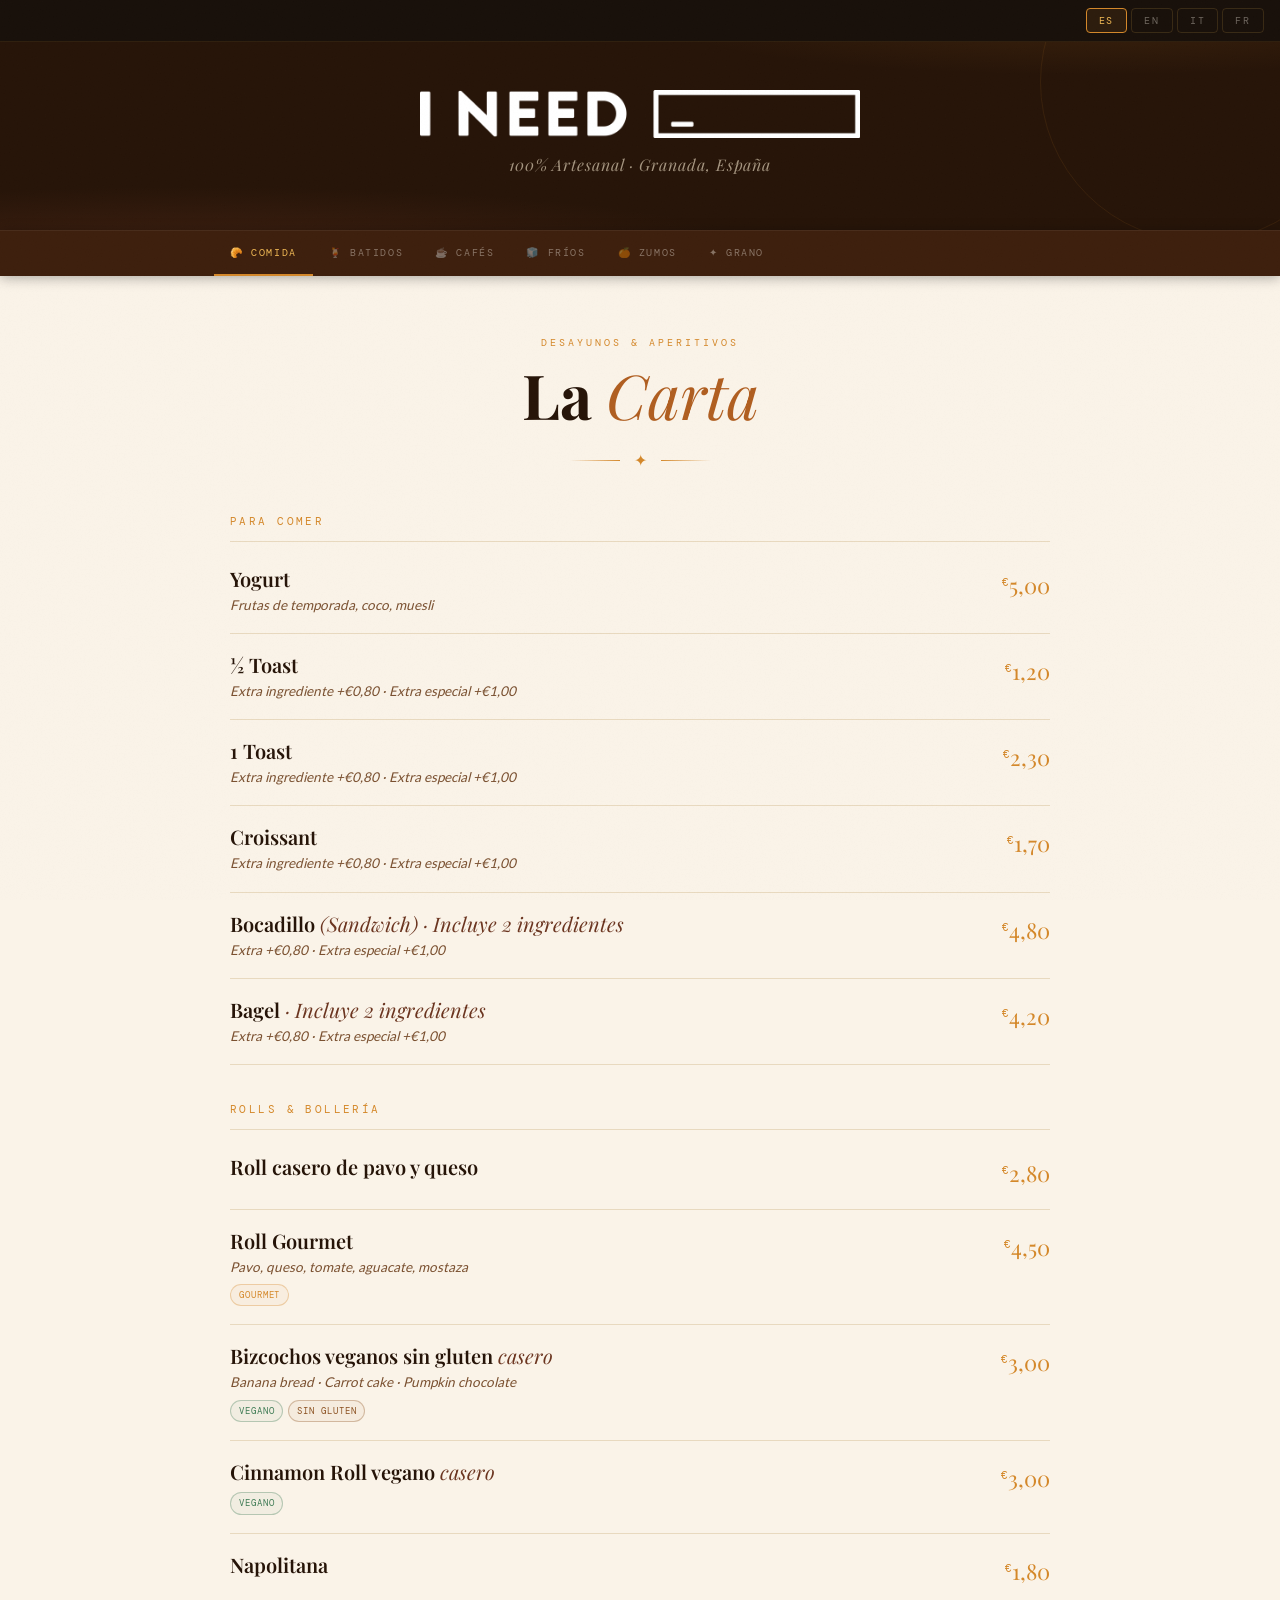
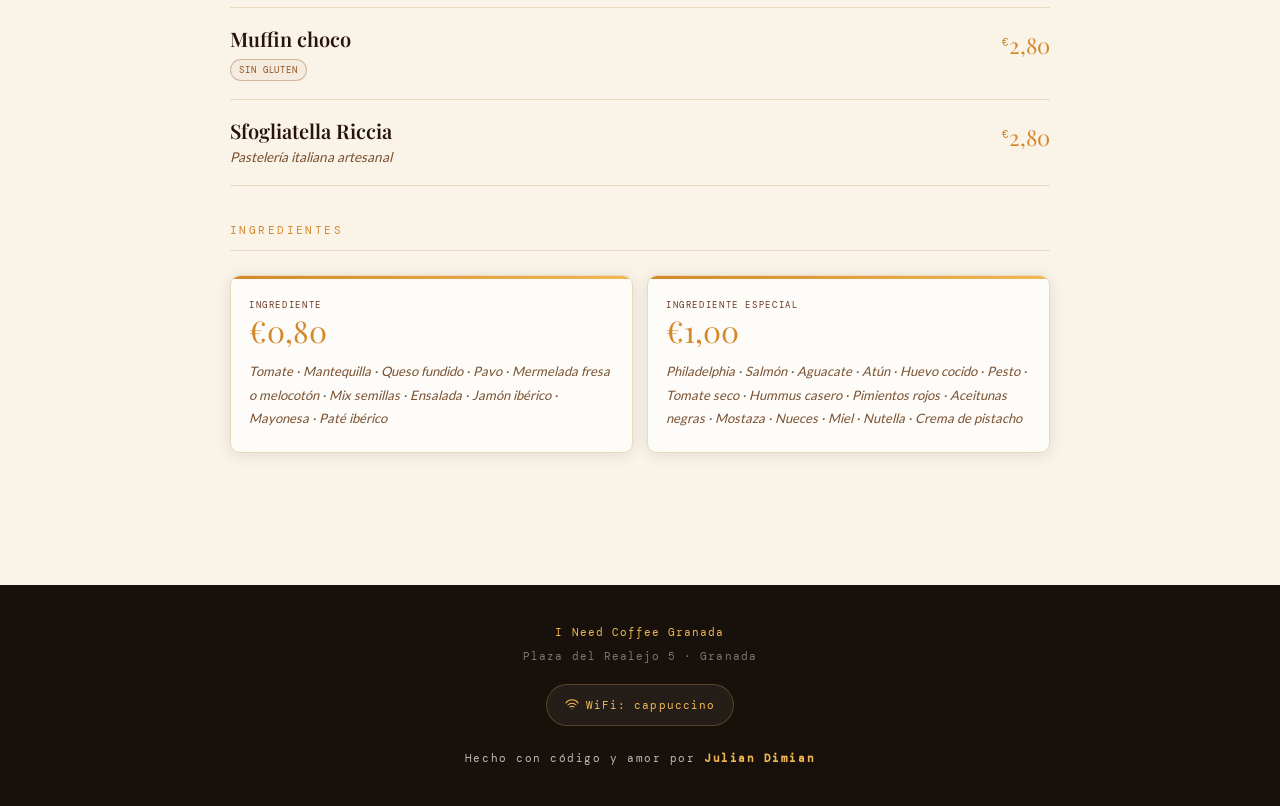
<file: index.html>
<!DOCTYPE html>
<html lang="es">
<head>
<meta charset="UTF-8">
<meta name="viewport" content="width=device-width, initial-scale=1.0">
<title>I Need Coffee — Granada</title>
<meta name="description" content="Carta de I Need Coffee, café artesanal en Plaza del Realejo 5, Granada: desayunos, batidos, cafés, bebidas frías, zumos y café en grano. Menu in English, Italiano y Français.">
<meta name="theme-color" content="#18100A">
<link rel="canonical" href="https://elviejogutidimi2-source.github.io/ineed-coffee/">
<link rel="icon" type="image/png" href="favicon.png">
<link rel="apple-touch-icon" href="apple-touch-icon.png">
<meta property="og:type" content="website">
<meta property="og:site_name" content="I Need Coffee">
<meta property="og:title" content="I Need Coffee — Granada · Carta">
<meta property="og:description" content="Café artesanal en Plaza del Realejo 5, Granada. Desayunos, batidos, cafés, zumos y café en grano.">
<meta property="og:url" content="https://elviejogutidimi2-source.github.io/ineed-coffee/">
<meta property="og:image" content="https://elviejogutidimi2-source.github.io/ineed-coffee/og.jpg">
<meta property="og:image:width" content="1200">
<meta property="og:image:height" content="630">
<meta property="og:image:alt" content="I Need Coffee · 100% Artesanal · Granada">
<meta property="og:locale" content="es_ES">
<meta name="twitter:card" content="summary_large_image">
<link href="fonts/fonts.css" rel="stylesheet">
<style>
:root{--ink:#18100A;--espresso:#261408;--roast:#3D1F0D;--brown:#6B3520;--caramel:#B05E20;--gold:#D4882A;--gold-hi:#F0B854;--cream:#FAF3E8;--parchment:#F2E8D4;--latte:#E8D9BF;--text:#2A1608;--muted:#7A5030;--white:#FEFCF8;--r-sm:6px;--r-md:10px;--shadow:0 2px 16px rgba(24,16,10,.10);--shadow-lg:0 8px 32px rgba(24,16,10,.16)}
*,*::before,*::after{box-sizing:border-box;margin:0;padding:0}
html{scroll-behavior:smooth;-webkit-text-size-adjust:100%}
body{background:var(--cream);color:var(--text);font-family:'Lato',sans-serif;font-size:15px;line-height:1.6;min-height:100vh;-webkit-font-smoothing:antialiased}
body::after{content:'';position:fixed;inset:0;background-image:url("data:image/svg+xml,%3Csvg xmlns='http://www.w3.org/2000/svg' width='300' height='300'%3E%3Cfilter id='n'%3E%3CfeTurbulence type='fractalNoise' baseFrequency='0.75' numOctaves='4' stitchTiles='stitch'/%3E%3C/filter%3E%3Crect width='300' height='300' filter='url(%23n)' opacity='0.035'/%3E%3C/svg%3E");pointer-events:none;z-index:999;opacity:.5}
.lang-bar{background:var(--ink);display:flex;justify-content:flex-end;align-items:center;gap:4px;padding:8px 16px;border-bottom:1px solid rgba(212,136,42,.12)}
.lang-btn{background:transparent;border:1px solid rgba(240,184,84,.15);border-radius:4px;padding:5px 12px;font-family:'DM Mono',monospace;font-size:10px;letter-spacing:.18em;color:rgba(250,243,232,.38);cursor:pointer;transition:all .2s;-webkit-tap-highlight-color:transparent}
.lang-btn:hover{color:var(--gold-hi);border-color:rgba(240,184,84,.4)}
.lang-btn.active{color:var(--gold-hi);border-color:var(--gold);background:rgba(212,136,42,.1)}
header{background:var(--espresso);background-image:radial-gradient(ellipse 80% 60% at 15% 110%,#6B352055 0%,transparent 55%),radial-gradient(ellipse 60% 50% at 85% -10%,#D4882A1A 0%,transparent 55%);color:var(--cream);text-align:center;padding:40px 20px;position:relative;overflow:hidden}
header::before{content:'';position:absolute;width:320px;height:320px;border:1px solid rgba(212,136,42,.1);border-radius:50%;top:-120px;right:-80px}
.h-logo-img{display:block;max-width:clamp(200px,60vw,440px);width:100%;margin:0 auto}
.h-sub{margin-top:14px;font-family:'Playfair Display',serif;font-style:italic;font-size:clamp(13px,3.5vw,16px);color:var(--latte);opacity:.65;letter-spacing:.06em}
.wifi-badge{display:inline-flex;align-items:center;gap:7px;margin-top:20px;background:rgba(255,255,255,.06);border:1px solid rgba(240,184,84,.25);padding:8px 18px;border-radius:100px;font-family:'DM Mono',monospace;font-size:11px;color:var(--gold-hi);letter-spacing:.1em}
.wifi-badge svg{width:14px;height:14px;flex-shrink:0}
.nav-wrapper{background:var(--roast);border-top:1px solid rgba(255,255,255,.06);position:sticky;top:0;z-index:200;box-shadow:0 2px 12px rgba(0,0,0,.3)}
.nav-inner{display:flex;overflow-x:auto;scrollbar-width:none;-webkit-overflow-scrolling:touch;max-width:860px;margin:0 auto;padding:0 4px}
.nav-inner::-webkit-scrollbar{display:none}
.nav-tab{flex-shrink:0;padding:15px 16px;font-family:'DM Mono',monospace;font-size:10px;letter-spacing:.16em;text-transform:uppercase;color:rgba(250,243,232,.4);cursor:pointer;border:none;background:none;border-bottom:2px solid transparent;white-space:nowrap;transition:color .2s,border-color .2s;-webkit-tap-highlight-color:transparent;touch-action:manipulation}
.nav-tab:hover{color:var(--gold-hi)}
.nav-tab.active{color:var(--gold-hi);border-bottom-color:var(--gold)}
.section{display:none;max-width:820px;margin:0 auto;padding:40px 16px 72px;animation:fadeUp .35s ease both}
.section.active{display:block}
@keyframes fadeUp{from{opacity:0;transform:translateY(12px)}to{opacity:1;transform:translateY(0)}}
.sec-head{text-align:center;margin-bottom:40px}
.sec-eyebrow{font-family:'DM Mono',monospace;font-size:9.5px;letter-spacing:.32em;text-transform:uppercase;color:var(--gold);margin-bottom:10px}
.sec-title{font-family:'Playfair Display',serif;font-size:clamp(38px,9vw,62px);font-weight:700;line-height:1.1;color:var(--espresso)}
.sec-title em{font-style:italic;color:var(--caramel);font-weight:400}
.sec-rule{display:flex;align-items:center;justify-content:center;gap:14px;margin-top:18px}
.sec-rule::before,.sec-rule::after{content:'';height:1px;width:50px}
.sec-rule::before{background:linear-gradient(to right,transparent,var(--gold))}
.sec-rule::after{background:linear-gradient(to left,transparent,var(--gold))}
.sec-rule span{color:var(--gold);font-size:16px}
.group-label{font-family:'DM Mono',monospace;font-size:11px;letter-spacing:.22em;text-transform:uppercase;color:var(--gold);border-bottom:1px solid var(--latte);padding-bottom:10px;margin:36px 0 6px}
.menu-item{display:flex;justify-content:space-between;align-items:flex-start;gap:16px;padding:18px 0;border-bottom:1px solid var(--latte)}
.menu-item:last-of-type{border-bottom:none}
.mi-left{flex:1;min-width:0}
.mi-name{font-family:'Playfair Display',serif;font-size:clamp(17px,4vw,20px);font-weight:600;color:var(--espresso);line-height:1.3}
.mi-name em{font-style:italic;font-weight:400;color:var(--brown)}
.mi-desc{font-size:13.5px;color:var(--muted);font-style:italic;margin-top:3px;line-height:1.5}
.mi-tags{display:flex;flex-wrap:wrap;gap:5px;margin-top:7px}
.tag{display:inline-block;font-family:'DM Mono',monospace;font-size:9px;letter-spacing:.1em;text-transform:uppercase;padding:3px 8px;border-radius:100px;border:1px solid;white-space:nowrap}
.t-vegan{color:#3D7A54;border-color:#3D7A5455;background:#3D7A540C}
.t-gf{color:#8B5020;border-color:#8B502055;background:#8B50200C}
.t-special{color:var(--gold);border-color:#D4882A55;background:#D4882A0C}
.t-bio{color:#5A7A3D;border-color:#5A7A3D55;background:#5A7A3D0C}
.mi-price{font-family:'Playfair Display',serif;font-size:clamp(18px,4.5vw,22px);font-weight:400;color:var(--gold);white-space:nowrap;flex-shrink:0;padding-top:2px}
.mi-price sup{font-family:'DM Mono',monospace;font-size:11px;vertical-align:super;letter-spacing:0}
.sub-price{font-size:13px;color:var(--muted);margin-left:4px}
.info-note{background:var(--white);border:1px solid var(--latte);border-left:3px solid var(--gold);border-radius:0 var(--r-sm) var(--r-sm) 0;padding:16px 20px;font-size:14px;color:var(--muted);font-style:italic;margin:24px 0;line-height:1.7}
.info-note strong{font-style:normal;color:var(--brown);font-weight:700}
.extras-grid{display:grid;grid-template-columns:1fr 1fr;gap:14px;margin:24px 0 32px}
@media(max-width:480px){.extras-grid{grid-template-columns:1fr}}
.extras-card{background:var(--white);border:1px solid var(--latte);border-radius:var(--r-md);padding:22px 18px;position:relative;overflow:hidden;box-shadow:var(--shadow)}
.extras-card::before{content:'';position:absolute;top:0;left:0;right:0;height:3px;background:linear-gradient(90deg,var(--gold),var(--gold-hi))}
.ec-title{font-family:'DM Mono',monospace;font-size:9px;letter-spacing:.18em;text-transform:uppercase;color:var(--brown);margin-bottom:4px}
.ec-price{font-family:'Playfair Display',serif;font-size:30px;color:var(--gold);margin-bottom:14px;line-height:1}
.ec-list{font-size:13px;color:var(--muted);font-style:italic;line-height:1.8}
.drinks-table{width:100%;border-collapse:collapse;margin-bottom:36px}
.drinks-table th{font-family:'DM Mono',monospace;font-size:9px;letter-spacing:.2em;text-transform:uppercase;color:var(--muted);text-align:right;padding:8px 14px 14px;border-bottom:1px solid var(--latte)}
.drinks-table th:first-child{text-align:left;padding-left:0}
.drinks-table td{padding:13px 14px;border-bottom:1px solid var(--parchment);vertical-align:baseline}
.drinks-table td:first-child{padding-left:0;font-family:'Playfair Display',serif;font-size:17px;font-weight:600;color:var(--espresso)}
.drinks-table td:not(:first-child){text-align:right;font-family:'Playfair Display',serif;font-size:17px;color:var(--gold)}
.drinks-table td.nd{color:var(--latte);font-size:13px}
.drinks-table tr:last-child td{border-bottom:none}
.dt-note{font-size:12.5px;color:var(--muted);font-style:italic;font-family:'Lato',sans-serif}
@media(max-width:560px){
  .drinks-table thead{display:none}
  .drinks-table,.drinks-table tbody,.drinks-table tr,.drinks-table td{display:block}
  .drinks-table tr{display:flex;justify-content:space-between;align-items:center;padding:14px 0;border-bottom:1px solid var(--parchment);flex-wrap:wrap;gap:2px 8px}
  .drinks-table tr:last-child{border-bottom:none}
  .drinks-table td{border:none;padding:0}
  .drinks-table td:first-child{flex:1 0 55%;font-size:15px}
  .drinks-table td:not(:first-child){font-size:15px;text-align:right;flex-shrink:0}
  .drinks-table td:not(:first-child)::before{content:attr(data-label) ' ';font-family:'DM Mono',monospace;font-size:8.5px;letter-spacing:.1em;color:var(--muted);text-transform:uppercase;margin-right:3px}
  .drinks-table td.nd{display:none}
}
.tea-grid{display:grid;grid-template-columns:1fr 1fr;gap:12px;margin-bottom:8px}
@media(max-width:480px){.tea-grid{grid-template-columns:1fr}}
.tea-block{background:var(--white);border:1px solid var(--latte);border-left:3px solid var(--gold);border-radius:0 var(--r-sm) var(--r-sm) 0;padding:16px 18px}
.tea-type{font-family:'Playfair Display',serif;font-size:15px;font-weight:700;font-style:italic;color:var(--brown);margin-bottom:4px}
.tea-flavors{font-size:13px;color:var(--muted);line-height:1.6}
.smoothies-grid{display:grid;grid-template-columns:repeat(auto-fill,minmax(150px,1fr));gap:12px;margin-bottom:28px}
.sm-card{background:var(--white);border:1px solid var(--latte);border-radius:var(--r-md);padding:18px 16px;box-shadow:var(--shadow);transition:transform .18s,box-shadow .18s;-webkit-tap-highlight-color:transparent}
.sm-card:active{transform:scale(.98)}
@media(hover:hover){.sm-card:hover{transform:translateY(-2px);box-shadow:var(--shadow-lg)}}
.sm-num{font-family:'DM Mono',monospace;font-size:9px;letter-spacing:.15em;color:var(--gold);margin-bottom:7px}
.sm-name{font-family:'Playfair Display',serif;font-size:15px;font-weight:600;color:var(--espresso);line-height:1.3;margin-bottom:5px}
.sm-ing{font-size:12.5px;color:var(--muted);font-style:italic;line-height:1.5}
.sm-price{font-family:'Playfair Display',serif;font-size:18px;color:var(--gold);margin-top:10px}
.is-hidden{display:none!important}
.sm-unavail{opacity:.38}
.sm-unavail .sm-name::after{content:' (N/D)';font-family:'DM Mono',monospace;font-size:8px;letter-spacing:.1em;color:var(--muted)}
.bean-card{background:var(--espresso);color:var(--cream);border-radius:var(--r-md);padding:clamp(22px,5vw,36px);margin-bottom:16px;position:relative;overflow:hidden;box-shadow:var(--shadow-lg)}
.bean-card::before{content:'';position:absolute;bottom:-50px;right:-50px;width:180px;height:180px;border:1.5px solid rgba(212,136,42,.12);border-radius:50%}
.bc-header{display:flex;justify-content:space-between;align-items:flex-start;flex-wrap:wrap;gap:8px;margin-bottom:12px}
.bc-origin{font-family:'Playfair Display',serif;font-size:clamp(17px,4.5vw,24px);font-weight:700;line-height:1.2;color:var(--white)}
.bc-price{font-family:'Playfair Display',serif;font-size:clamp(22px,5vw,28px);color:var(--gold-hi);font-weight:400;flex-shrink:0}
.bc-desc{font-size:13.5px;color:rgba(250,243,232,.65);font-style:italic;line-height:1.7;margin-bottom:14px}
.bc-scores{display:flex;flex-wrap:wrap;gap:7px}
.score-pill{font-family:'DM Mono',monospace;font-size:9.5px;letter-spacing:.09em;text-transform:uppercase;padding:4px 11px;background:rgba(212,136,42,.14);border:1px solid rgba(212,136,42,.28);border-radius:100px;color:var(--gold-hi);white-space:nowrap}
footer{background:var(--ink);color:rgba(250,243,232,.45);text-align:center;padding:36px 20px;font-family:'DM Mono',monospace;font-size:10.5px;letter-spacing:.1em;line-height:2.2}
footer strong{color:var(--gold-hi);font-weight:400}
footer a{color:var(--gold-hi);text-decoration:none}
@media(min-width:600px){.section{padding:52px 28px 80px}header{padding:48px 28px 52px}}
@media(min-width:860px){.section{padding:60px 0 100px}}
</style>
</head>
<body>

<div class="lang-bar">
  <button class="lang-btn active" onclick="setLang('es',this)">ES</button>
  <button class="lang-btn" onclick="setLang('en',this)">EN</button>
  <button class="lang-btn" onclick="setLang('it',this)">IT</button>
  <button class="lang-btn" onclick="setLang('fr',this)">FR</button>
</div>

<header>
  <img class="h-logo-img" src="[data-uri]" alt="I Need Coffee Granada">
  <p class="h-sub" data-i18n="sub">100% Artesanal · Granada, España</p>

</header>

<nav class="nav-wrapper">
  <div class="nav-inner">
    <button class="nav-tab active" onclick="show('comida',this)" data-i18n="tab_food">🥐 Comida</button>
    <button class="nav-tab" onclick="show('batidos',this)" data-i18n="tab_smoothies">🍹 Batidos</button>
    <button class="nav-tab" onclick="show('cafes',this)" data-i18n="tab_coffees">☕ Cafés</button>
    <button class="nav-tab" onclick="show('frios',this)" data-i18n="tab_cold">🧊 Fríos</button>
    <button class="nav-tab" onclick="show('zumos',this)" data-i18n="tab_juices">🍊 Zumos</button>
    <button class="nav-tab" onclick="show('granos',this)" data-i18n="tab_beans">✦ Grano</button>
  </div>
</nav>

<section class="section active" id="comida">
  <div class="sec-head"><p class="sec-eyebrow" data-i18n="food_eyebrow">Desayunos &amp; Aperitivos</p><h2 class="sec-title" data-i18n="food_title">La <em>Carta</em></h2><div class="sec-rule"><span>✦</span></div></div>
  <p class="group-label" data-i18n="grp_bowls">Para Comer</p>
  <div class="menu-item" data-pid="yogurt"><div class="mi-left"><p class="mi-name">Yogurt</p><p class="mi-desc" data-i18n="yogurt_desc">Frutas de temporada, coco, muesli</p></div><div class="mi-price"><sup>€</sup>5,00</div></div>
  <div class="menu-item" data-pid="toast_half"><div class="mi-left"><p class="mi-name">½ Toast</p><p class="mi-desc" data-i18n="toast_h">Extra ingrediente +€0,80 · Extra especial +€1,00</p></div><div class="mi-price"><sup>€</sup>1,20</div></div>
  <div class="menu-item" data-pid="toast_full"><div class="mi-left"><p class="mi-name">1 Toast</p><p class="mi-desc" data-i18n="toast_f">Extra ingrediente +€0,80 · Extra especial +€1,00</p></div><div class="mi-price"><sup>€</sup>2,30</div></div>
  <div class="menu-item" data-pid="croissant"><div class="mi-left"><p class="mi-name">Croissant</p><p class="mi-desc" data-i18n="croissant_d">Extra ingrediente +€0,80 · Extra especial +€1,00</p></div><div class="mi-price"><sup>€</sup>1,70</div></div>
  <div class="menu-item" data-pid="bocadillo"><div class="mi-left"><p class="mi-name"><span class="mi-name-text" data-i18n="boc_name">Bocadillo <em>(Sandwich)</em></span><em class="mi-name-incl" data-i18n="incl_2"> · Incluye 2 ingredientes</em></p><p class="mi-desc" data-i18n="boc_desc">Extra +€0,80 · Extra especial +€1,00</p></div><div class="mi-price"><sup>€</sup>4,80</div></div>
  <div class="menu-item" data-pid="bagel"><div class="mi-left"><p class="mi-name"><span class="mi-name-text" data-i18n="bagel_name">Bagel</span><em class="mi-name-incl" data-i18n="incl_2"> · Incluye 2 ingredientes</em></p><p class="mi-desc" data-i18n="bagel_d">Extra +€0,80 · Extra especial +€1,00</p></div><div class="mi-price"><sup>€</sup>4,20</div></div>
  <p class="group-label" data-i18n="grp_rolls">Rolls &amp; Bollería</p>
  <div class="menu-item" data-pid="roll_casero"><div class="mi-left"><p class="mi-name" data-i18n="roll_t">Roll casero de pavo y queso</p></div><div class="mi-price"><sup>€</sup>2,80</div></div>
  <div class="menu-item" data-pid="roll_gourmet"><div class="mi-left"><p class="mi-name">Roll Gourmet</p><p class="mi-desc" data-i18n="roll_g">Pavo, queso, tomate, aguacate, mostaza</p><div class="mi-tags"><span class="tag t-special">Gourmet</span></div></div><div class="mi-price"><sup>€</sup>4,50</div></div>
  <div class="menu-item" data-pid="bizcocho"><div class="mi-left"><p class="mi-name" data-i18n="bizco_name">Bizcochos veganos sin gluten <em>casero</em></p><p class="mi-desc" data-i18n="bizco_desc">Banana bread · Carrot cake · Pumpkin chocolate</p><div class="mi-tags"><span class="tag t-vegan" data-i18n="tag_v">Vegano</span><span class="tag t-gf" data-i18n="tag_gf">Sin Gluten</span></div></div><div class="mi-price"><sup>€</sup>3,00</div></div>
  <div class="menu-item" data-pid="cinnamon"><div class="mi-left"><p class="mi-name" data-i18n="cinn_name">Cinnamon Roll vegano <em>casero</em></p><div class="mi-tags"><span class="tag t-vegan" data-i18n="tag_v2">Vegano</span></div></div><div class="mi-price"><sup>€</sup>3,00</div></div>
  <div class="menu-item" data-pid="napolitana"><div class="mi-left"><p class="mi-name">Napolitana</p></div><div class="mi-price"><sup>€</sup>1,80</div></div>
  <div class="menu-item" data-pid="muffin"><div class="mi-left"><p class="mi-name" data-i18n="muffin_n">Muffin choco</p><div class="mi-tags"><span class="tag t-gf" data-i18n="tag_gf2">Sin Gluten</span></div></div><div class="mi-price"><sup>€</sup>2,80</div></div>
  <div class="menu-item" data-pid="sfogliatella"><div class="mi-left"><p class="mi-name">Sfogliatella Riccia</p><p class="mi-desc" data-i18n="sfog_d">Pastelería italiana artesanal</p></div><div class="mi-price"><sup>€</sup>2,80</div></div>
  <p class="group-label" data-i18n="grp_extras">Ingredientes</p>
  <div class="extras-grid">
    <div class="extras-card" data-pid="ing_normal"><p class="ec-title" data-i18n="ext_t">Ingrediente</p><p class="ec-price">€0,80</p><p class="ec-list" data-i18n="ext_list">Tomate · Mantequilla · Queso fundido · Pavo · Mermelada fresa o melocotón · Mix semillas · Ensalada · Jamón ibérico · Mayonesa · Paté ibérico</p></div>
    <div class="extras-card" data-pid="ing_especial"><p class="ec-title" data-i18n="ext_st">Ingrediente Especial</p><p class="ec-price">€1,00</p><p class="ec-list" data-i18n="ext_slist">Philadelphia · Salmón · Aguacate · Atún · Huevo cocido · Pesto · Tomate seco · Hummus casero · Pimientos rojos · Aceitunas negras · Mostaza · Nueces · Miel · Nutella · Crema de pistacho</p></div>
  </div>
</section>

<section class="section" id="batidos">
  <div class="sec-head"><p class="sec-eyebrow" data-i18n="sm_eye">Frutas &amp; Naturaleza</p><h2 class="sec-title" data-i18n="sm_title">Batidos <em>Naturales</em></h2><div class="sec-rule"><span>✦</span></div></div>
  <div class="info-note" data-i18n="sm_base"><strong>Base a elegir:</strong> Zumo de piña/manzana · Agua · Leche · Bebidas vegetales</div>
  <div class="smoothies-grid">
    <div class="sm-card" data-pid="sm01"><p class="sm-num">No.01</p><p class="sm-name">Pineapple Sunset</p><p class="sm-ing" data-i18n="s01">Piña, papaya, mango</p><p class="sm-price">€5,00</p></div>
    <div class="sm-card" data-pid="sm02"><p class="sm-num">No.02</p><p class="sm-name">Strawberry Delight</p><p class="sm-ing" data-i18n="s02">Fresa, melocotón, papaya</p><p class="sm-price">€5,00</p></div>
    <div class="sm-card" data-pid="sm03"><p class="sm-num">No.03</p><p class="sm-name">Strawberry Fantasy</p><p class="sm-ing" data-i18n="s03">Fresa, plátano</p><p class="sm-price">€5,00</p></div>
    <div class="sm-card" data-pid="sm04"><p class="sm-num">No.04</p><p class="sm-name">Mango Dream</p><p class="sm-ing" data-i18n="s04">Pera, mango</p><p class="sm-price">€5,00</p></div>
    <div class="sm-card" data-pid="sm05"><p class="sm-num">No.05</p><p class="sm-name">Raspberry Heaven</p><p class="sm-ing" data-i18n="s05">Manzana, frambuesa, arándano, mango</p><p class="sm-price">€5,00</p></div>
    <div class="sm-card" data-pid="sm06"><p class="sm-num">No.06</p><p class="sm-name">Jungle Juice</p><p class="sm-ing" data-i18n="s06">Mango, fresa, arándano, açai</p><p class="sm-price">€5,00</p></div>
    <div class="sm-card is-hidden" data-pid="sm07"><p class="sm-num">No.07</p><p class="sm-name">Power Granate</p><p class="sm-price">€5,00</p></div>
    <div class="sm-card" data-pid="sm08"><p class="sm-num">No.08</p><p class="sm-name">Coconut Crush</p><p class="sm-ing" data-i18n="s08">Piña, coco</p><p class="sm-price">€5,00</p></div>
    <div class="sm-card" data-pid="sm09"><p class="sm-num">No.09</p><p class="sm-name">Green Reviver</p><p class="sm-ing" data-i18n="s09">Kale, mango, plátano, limón</p><p class="sm-price">€5,00</p></div>
    <div class="sm-card" data-pid="sm10"><p class="sm-num">No.10</p><p class="sm-name">Carrot Boost</p><p class="sm-ing" data-i18n="s10">Zanahoria, piña, papaya, goji, kiwi</p><p class="sm-price">€5,00</p></div>
    <div class="sm-card" data-pid="sm11"><p class="sm-num">No.11</p><p class="sm-name">Ginger Beets</p><p class="sm-ing" data-i18n="s11">Remolacha, jengibre, arándanos, piña</p><p class="sm-price">€5,00</p></div>
  </div>
</section>

<section class="section" id="cafes">
  <div class="sec-head"><p class="sec-eyebrow" data-i18n="cof_eye">100% Arábica Natural</p><h2 class="sec-title" data-i18n="cof_title"><em>Para</em> Beber</h2><div class="sec-rule"><span>✦</span></div></div>
  <table class="drinks-table">
    <thead><tr><th data-i18n="th_drink">Bebida</th><th data-i18n="th_reg">Regular</th><th data-i18n="th_large">Grande</th><th>XL</th></tr></thead>
    <tbody>
      <tr data-pid="espresso"><td>Espresso</td><td data-label="Reg">€1,50</td><td class="nd" data-label="Gr">—</td><td data-label="XL">€2,70</td></tr>
      <tr data-pid="con_leche"><td><span data-i18n="d_milk">Con leche</span></td><td data-label="Reg">€1,70</td><td class="nd" data-label="Gr">—</td><td data-label="XL">€3,00</td></tr>
      <tr data-pid="americano"><td>Americano</td><td data-label="Reg">€2,00</td><td class="nd" data-label="Gr">—</td><td data-label="XL">€3,00</td></tr>
      <tr data-pid="macchiato"><td>Macchiato <span class="dt-note" data-i18n="d_cortado">(Cortado)</span></td><td data-label="Reg">€1,60</td><td class="nd" data-label="Gr">—</td><td data-label="XL">€2,80</td></tr>
      <tr data-pid="cappuccino"><td>Cappuccino</td><td data-label="Reg">€2,50</td><td class="nd" data-label="Gr">—</td><td data-label="XL">€3,70</td></tr>
      <tr data-pid="moca"><td>Moca</td><td class="nd" data-label="Reg">—</td><td data-label="Gr">€3,80</td><td class="nd" data-label="XL">—</td></tr>
      <tr data-pid="flat_white"><td>Flat White <span class="dt-note" data-i18n="d_fw">(doble carga)</span></td><td class="nd" data-label="Reg">—</td><td data-label="Gr">€3,00</td><td class="nd" data-label="XL">—</td></tr>
      <tr data-pid="chocolate"><td><span data-i18n="d_choc">Chocolate</span></td><td data-label="Reg">€2,00</td><td class="nd" data-label="Gr">—</td><td data-label="XL">€3,00</td></tr>
      <tr data-pid="chai"><td>Chai</td><td class="nd" data-label="Reg">—</td><td data-label="Gr">€3,50</td><td class="nd" data-label="XL">—</td></tr>
      <tr data-pid="dirty_chai"><td>Dirty Chai <span class="dt-note" data-i18n="d_dc">(hielo+café)</span></td><td class="nd" data-label="Reg">—</td><td data-label="Gr">€4,50</td><td class="nd" data-label="XL">—</td></tr>
      <tr data-pid="matcha"><td>Matcha</td><td class="nd" data-label="Reg">—</td><td data-label="Gr">€3,50</td><td class="nd" data-label="XL">—</td></tr>
      <tr data-pid="tea"><td><span data-i18n="d_tea">Tea / Infusión</span></td><td data-label="Reg">€2,00</td><td class="nd" data-label="Gr">—</td><td class="nd" data-label="XL">—</td></tr>
      <tr data-pid="tea_leche"><td><span data-i18n="d_team">Tea / Infusión con leche</span></td><td data-label="Reg">€2,70</td><td class="nd" data-label="Gr">—</td><td class="nd" data-label="XL">—</td></tr>
    </tbody>
  </table>
  <p class="group-label" data-i18n="grp_teas">Variedades de Té</p>
  <div class="tea-grid">
    <div class="tea-block"><p class="tea-type" data-i18n="tea_bl">Black Tea</p><p class="tea-flavors">English Breakfast · Earl Grey · Pakistani · Spicy Chai</p></div>
    <div class="tea-block"><p class="tea-type" data-i18n="tea_rd">Red Tea</p><p class="tea-flavors">Pu-erh</p></div>
    <div class="tea-block"><p class="tea-type" data-i18n="tea_gr">Green Tea</p><p class="tea-flavors" data-i18n="tea_gr_f">Gunpowder · Amaretto · Menthos · Noche de Toronto · Jengibre y Limón</p></div>
    <div class="tea-block"><p class="tea-type" data-i18n="tea_hr">Infusiones</p><p class="tea-flavors" data-i18n="tea_hr_f">Manzanilla · Rooibos · Sierra Nevada · Honeybush</p></div>
  </div>
</section>

<section class="section" id="frios">
  <div class="sec-head"><p class="sec-eyebrow" data-i18n="cold_eye">Refrescantes &amp; Especiales</p><h2 class="sec-title" data-i18n="cold_title">Bebidas <em>Frías</em></h2><div class="sec-rule"><span>✦</span></div></div>
  <p class="group-label" data-i18n="grp_iced">Cafés con Hielo</p>
  <div class="menu-item" data-pid="ice_coffee"><div class="mi-left"><p class="mi-name">Ice Coffee</p><p class="mi-desc" data-i18n="ic_d">Café con hielo</p></div><div class="mi-price"><sup>€</sup>2,10</div></div>
  <div class="menu-item" data-pid="ice_latte"><div class="mi-left"><p class="mi-name">Ice Latte</p><p class="mi-desc" data-i18n="il_d">Café con leche o bebidas vegetales y hielo</p></div><div class="mi-price"><sup>€</sup>3,80</div></div>
  <div class="menu-item" data-pid="ice_americano"><div class="mi-left"><p class="mi-name">Ice Americano</p><p class="mi-desc" data-i18n="ia_d">Café americano con hielo</p></div><div class="mi-price"><sup>€</sup>3,50</div></div>
  <div class="menu-item" data-pid="ice_chai"><div class="mi-left"><p class="mi-name">Ice Chai Latte</p><p class="mi-desc" data-i18n="icl_d">Chai latte con hielo</p></div><div class="mi-price"><sup>€</sup>4,20</div></div>
  <div class="menu-item" data-pid="ice_dirty_chai"><div class="mi-left"><p class="mi-name">Ice Dirty Chai</p><p class="mi-desc" data-i18n="idc_d">Chai latte con hielo y café</p></div><div class="mi-price"><sup>€</sup>5,00</div></div>
  <div class="menu-item" data-pid="ice_matcha"><div class="mi-left"><p class="mi-name">Ice Matcha</p><p class="mi-desc" data-i18n="im_d">Matcha latte con hielo</p></div><div class="mi-price"><sup>€</sup>4,20</div></div>
  <div class="menu-item" data-pid="ice_moca"><div class="mi-left"><p class="mi-name">Ice Moca</p><p class="mi-desc" data-i18n="imo_d">Chocolate frío con café y hielo</p></div><div class="mi-price"><sup>€</sup>5,00</div></div>
  <div class="menu-item" data-pid="frappe"><div class="mi-left"><p class="mi-name">Frappe</p><p class="mi-desc" data-i18n="fr_d">Café emulsionado · Chocolate, vainilla, caramelo o avellana</p><div class="mi-tags"><span class="tag t-special">Signature</span></div></div><div class="mi-price"><sup>€</sup>5,00</div></div>
  <div class="menu-item" data-pid="affogato"><div class="mi-left"><p class="mi-name">Affogato al Caffé</p><p class="mi-desc" data-i18n="aff_d">Café con leche o bebidas vegetales y helado</p><div class="mi-tags"><span class="tag t-special">Signature</span></div></div><div class="mi-price"><sup>€</sup>4,50</div></div>
  <div class="info-note" data-i18n="ext_aroma"><strong>Extra aroma o hielo:</strong> +€0,80 · Chocolate · Vainilla · Caramelo · Avellana</div>
  <p class="group-label" data-i18n="grp_drinks">Refrescos &amp; Agua</p>
  <div class="menu-item" data-pid="agua"><div class="mi-left"><p class="mi-name" data-i18n="agua">Agua</p></div><div class="mi-price"><sup>€</sup>1,50</div></div>
  <div class="menu-item" data-pid="agua_gas"><div class="mi-left"><p class="mi-name" data-i18n="agua_g">Agua con gas</p></div><div class="mi-price"><sup>€</sup>2,00</div></div>
  <div class="menu-item" data-pid="bebidas_ital"><div class="mi-left"><p class="mi-name" data-i18n="ital_d">Bebidas Italianas Bio</p><p class="mi-desc">Chinotto · Limonata · Arancia Rossa</p></div><div class="mi-price"><sup>€</sup>3,50</div></div>
  <div class="menu-item" data-pid="kombucha"><div class="mi-left"><p class="mi-name">Kombucha Bio</p><p class="mi-desc">Strawberry &amp; Basil · Lemon · Raspberry · Ginger · Cucumber &amp; Mint</p><div class="mi-tags"><span class="tag t-bio">Bio</span></div></div><div class="mi-price"><sup>€</sup>3,50</div></div>
  <div class="menu-item" data-pid="refrescos"><div class="mi-left"><p class="mi-name" data-i18n="refrescos">Refrescos</p><p class="mi-desc">Coca-Cola · Coca-Cola Zero · Fanta</p></div><div class="mi-price"><sup>€</sup>2,00</div></div>
  <div class="menu-item" data-pid="cerveza"><div class="mi-left"><p class="mi-name" data-i18n="cerveza">Cerveza</p></div><div class="mi-price"><sup>€</sup>2,00</div></div>
</section>

<section class="section" id="zumos">
  <div class="sec-head"><p class="sec-eyebrow" data-i18n="j_eye">Exprimidos al momento</p><h2 class="sec-title" data-i18n="j_title">Zumos <em>Naturales</em></h2><div class="sec-rule"><span>✦</span></div></div>
  <div class="menu-item" data-pid="zumo_naranja"><div class="mi-left"><p class="mi-name" data-i18n="j_orange">Zumo de naranja natural</p><p class="mi-desc" data-i18n="j_orange_d">100% naranja exprimida</p></div><div class="mi-price"><sup>€</sup>3,00<span class="sub-price">/ 4,50</span></div></div>
  <div class="menu-item" data-pid="zumo_pina"><div class="mi-left"><p class="mi-name" data-i18n="j_pina">Zumo de piña / manzana</p></div><div class="mi-price"><sup>€</sup>2,00<span class="sub-price">/ 3,00</span></div></div>
  <div class="menu-item" data-pid="zumo_granada"><div class="mi-left"><p class="mi-name" data-i18n="j_grana">Zumo de granada natural</p><p class="mi-desc" data-i18n="j_grana_d">100% granada exprimida</p></div><div class="mi-price"><sup>€</sup>4,00</div></div>
  <div class="menu-item" data-pid="zumo_granajibre"><div class="mi-left"><p class="mi-name">Zumo de Granajibre</p><p class="mi-desc" data-i18n="j_granajibre">Granada · Naranja · Jengibre</p><div class="mi-tags"><span class="tag t-special" data-i18n="tag_house">De la casa</span></div></div><div class="mi-price"><sup>€</sup>4,00</div></div>
  <div class="info-note" data-i18n="j_sizes">Precios indicados: <strong>Regular / Grande</strong></div>
</section>

<section class="section" id="granos">
  <div class="sec-head"><p class="sec-eyebrow" data-i18n="b_eye">Para llevar a casa</p><h2 class="sec-title" data-i18n="b_title">Café en <em>Grano</em></h2><div class="sec-rule"><span>✦</span></div></div>
  <div class="info-note" data-i18n="b_note">Bolsas de <strong>250g en grano</strong> · También lo molemos para ti · 100% Arábica Natural</div>
  <div class="bean-card" data-pid="grano_colombia">
    <div class="bc-header"><p class="bc-origin">Colombia</p><p class="bc-price">€8,00</p></div>
    <p class="bc-desc" data-i18n="b_col">Café 100% arábica de origen único colombiano. Taza muy aromática con inconfundibles notas florales, suave y de acidez elegante.</p>
    <div class="bc-scores"><span class="score-pill" data-i18n="sc_ar">Aroma 10</span><span class="score-pill" data-i18n="sc_fl">Sabor 7.5</span><span class="score-pill" data-i18n="sc_ac">Acidez 7.5</span><span class="score-pill" data-i18n="sc_bo">Cuerpo 7.5</span><span class="score-pill" data-i18n="sc_sw">Dulzor 7.5</span><span class="score-pill">Score 81</span></div>
  </div>
  <div class="bean-card" data-pid="grano_bgh" style="background:#4A2210">
    <div class="bc-header"><p class="bc-origin">Brasil · Guatemala · Honduras</p><p class="bc-price">€9,50</p></div>
    <p class="bc-desc" data-i18n="b_bgh">Blend 50/25/25. Redondo y ligeramente floral — notas de cacao y cardamomo con buen dulzor, acidez y cremosidad notable en cuerpo.</p>
    <div class="bc-scores"><span class="score-pill">Aroma 8.25</span><span class="score-pill" data-i18n="sc_fl2">Sabor 7.5</span><span class="score-pill" data-i18n="sc_ac2">Acidez 7.5</span><span class="score-pill" data-i18n="sc_sw2">Dulzor 10</span><span class="score-pill">Score 82.75</span></div>
  </div>
  <div class="bean-card" data-pid="grano_ebp" style="background:#2A1808">
    <div class="bc-header"><p class="bc-origin">Etiopía · Brasil · Perú</p><p class="bc-price">€12,00</p></div>
    <p class="bc-desc" data-i18n="b_ebp">Blend 40/35/25. Gran personalidad. Etiopía aporta armonía entre notas florales y cítricas — acidez deliciosa que se torna dulce y afrutada en el retrogusto.</p>
    <div class="bc-scores"><span class="score-pill" data-i18n="sc_bo2">Cuerpo medio</span><span class="score-pill" data-i18n="sc_flo">Floral</span><span class="score-pill" data-i18n="sc_ci">Cítrico</span><span class="score-pill" data-i18n="sc_fr">Afrutado</span></div>
  </div>
  <div class="bean-card" data-pid="grano_decaf" style="background:#383838">
    <div class="bc-header"><p class="bc-origin" data-i18n="b_dc_o">Blend Descafeinado</p><p class="bc-price">€8,00</p></div>
    <p class="bc-desc" data-i18n="b_dc">75% arábica + 25% robusta descafeinado. Orígenes: Brasil, Honduras, Colombia y Vietnam. Taza equilibrada, suave, acidez media, aroma intenso.</p>
    <div class="bc-scores"><span class="score-pill" data-i18n="sc_noc">Sin cafeína</span><span class="score-pill" data-i18n="sc_sm">Suave</span><span class="score-pill" data-i18n="sc_ba">Equilibrado</span></div>
  </div>
</section>

<footer>
  <p><strong>I Need Coffee Granada</strong></p>
  <p>Plaza del Realejo 5 · Granada</p>
  <p style="margin-top:16px;display:inline-flex;align-items:center;gap:7px;background:rgba(255,255,255,.06);border:1px solid rgba(240,184,84,.25);padding:8px 18px;border-radius:100px;font-family:'DM Mono',monospace;font-size:11px;color:var(--gold-hi);letter-spacing:.1em"><svg viewBox="0 0 24 24" width="14" height="14" fill="none" stroke="currentColor" stroke-width="1.8" stroke-linecap="round"><path d="M1.5 8.5a13 13 0 0 1 21 0M5 12a10 10 0 0 1 14 0M8.5 15.5a6 6 0 0 1 7 0M12 19h.01"/></svg><span data-i18n="wifi">WiFi: cappuccino</span></p>
  <p style="margin-top:20px;font-size:11px;letter-spacing:.14em;color:rgba(250,243,232,0.75)" data-i18n="credit">Hecho con código y amor por <strong style="color:var(--gold-hi);font-weight:700">Julian Dimian</strong></p>
</footer>

<script>
var T = {
  es: {
    sub:"100% Artesanal · Granada, España",wifi:"WiFi: cappuccino",
    tab_food:"🥐 Comida",tab_smoothies:"🍹 Batidos",tab_coffees:"☕ Cafés",tab_cold:"🧊 Fríos",tab_juices:"🍊 Zumos",tab_beans:"✦ Grano",
    food_eyebrow:"Desayunos & Aperitivos",food_title:"La <em>Carta</em>",
    grp_bowls:"Para Comer",yogurt_desc:"Frutas de temporada, coco, muesli",
    toast_h:"Extra ingrediente +€{N} · Extra especial +€{S}",
    toast_f:"Extra ingrediente +€{N} · Extra especial +€{S}",
    croissant_d:"Extra ingrediente +€{N} · Extra especial +€{S}",
    boc_name:"Bocadillo <em>(Sandwich)</em>",boc_desc:"Extra +€{N} · Extra especial +€{S}",
    bagel_name:"Bagel",bagel_d:"Extra +€{N} · Extra especial +€{S}",
    incl_2:" · Incluye 2 ingredientes",
    grp_rolls:"Rolls & Bollería",roll_t:"Roll casero de pavo y queso",
    roll_g:"Pavo, queso, tomate, aguacate, mostaza",
    tag_v:"Vegano",tag_v2:"Vegano",tag_gf:"Sin Gluten",tag_gf2:"Sin Gluten",
    bizco_name:"Bizcochos veganos sin gluten <em>casero</em>",bizco_desc:"Banana bread · Carrot cake · Pumpkin chocolate",
    cinn_name:"Cinnamon Roll vegano <em>casero</em>",muffin_n:"Muffin choco",sfog_d:"Pastelería italiana artesanal",
    grp_extras:"Ingredientes",
    ext_t:"Ingrediente",ext_st:"Ingrediente Especial",
    ext_list:"Tomate · Mantequilla · Queso fundido · Pavo · Mermelada fresa o melocotón · Mix semillas · Ensalada · Jamón ibérico · Mayonesa · Paté ibérico",
    ext_slist:"Philadelphia · Salmón · Aguacate · Atún · Huevo cocido · Pesto · Tomate seco · Hummus casero · Pimientos rojos · Aceitunas negras · Mostaza · Nueces · Miel · Nutella · Crema de pistacho",
    sm_eye:"Frutas & Naturaleza",sm_title:"Batidos <em>Naturales</em>",
    sm_base:"<strong>Base a elegir:</strong> Zumo de piña/manzana · Agua · Leche · Bebidas vegetales",
    s01:"Piña, papaya, mango",s02:"Fresa, melocotón, papaya",s03:"Fresa, plátano",
    s04:"Pera, mango",s05:"Manzana, frambuesa, arándano, mango",s06:"Mango, fresa, arándano, açai",
    s08:"Piña, coco",s09:"Kale, mango, plátano, limón",s10:"Zanahoria, piña, papaya, goji, kiwi",s11:"Remolacha, jengibre, arándanos, piña",
    cof_eye:"100% Arábica Natural",cof_title:"<em>Para</em> Beber",
    th_drink:"Bebida",th_reg:"Regular",th_large:"Grande",
    d_milk:"Con leche",d_cortado:"(Cortado)",d_fw:"(doble carga)",d_choc:"Chocolate",d_dc:"(hielo+café)",
    d_tea:"Tea / Infusión",d_team:"Tea / Infusión con leche",
    grp_teas:"Variedades de Té",tea_bl:"Black Tea",tea_rd:"Red Tea",tea_gr:"Green Tea",
    tea_gr_f:"Gunpowder · Amaretto · Menthos · Noche de Toronto · Jengibre y Limón",
    tea_hr:"Infusiones",tea_hr_f:"Manzanilla · Rooibos · Sierra Nevada · Honeybush",
    cold_eye:"Refrescantes & Especiales",cold_title:"Bebidas <em>Frías</em>",grp_iced:"Cafés con Hielo",
    ic_d:"Café con hielo",il_d:"Café con leche o bebidas vegetales y hielo",ia_d:"Café americano con hielo",
    icl_d:"Chai latte con hielo",idc_d:"Chai latte con hielo y café",im_d:"Matcha latte con hielo",
    imo_d:"Chocolate frío con café y hielo",fr_d:"Café emulsionado · Chocolate, vainilla, caramelo o avellana",
    aff_d:"Café con leche o bebidas vegetales y helado",
    ext_aroma:"<strong>Extra aroma o hielo:</strong> +€0,80 · Chocolate · Vainilla · Caramelo · Avellana",
    grp_drinks:"Refrescos & Agua",agua:"Agua",agua_g:"Agua con gas",ital_d:"Bebidas Italianas Bio",
    refrescos:"Refrescos",cerveza:"Cerveza",
    j_eye:"Exprimidos al momento",j_title:"Zumos <em>Naturales</em>",
    j_orange:"Zumo de naranja natural",j_orange_d:"100% naranja exprimida",
    j_pina:"Zumo de piña / manzana",j_grana:"Zumo de granada natural",j_grana_d:"100% granada exprimida",
    j_granajibre:"Granada · Naranja · Jengibre",tag_house:"De la casa",
    j_sizes:"Precios indicados: <strong>Regular / Grande</strong>",
    b_eye:"Para llevar a casa",b_title:"Café en <em>Grano</em>",
    b_note:"Bolsas de <strong>250g en grano</strong> · También lo molemos para ti · 100% Arábica Natural",
    b_col:"Café 100% arábica de origen único colombiano. Taza muy aromática con inconfundibles notas florales, suave y de acidez elegante.",
    b_bgh:"Blend 50/25/25. Redondo y ligeramente floral — notas de cacao y cardamomo con buen dulzor, acidez y cremosidad notable en cuerpo.",
    b_ebp:"Blend 40/35/25. Gran personalidad. Etiopía aporta armonía entre notas florales y cítricas — acidez deliciosa que se torna dulce y afrutada en el retrogusto.",
    b_dc_o:"Blend Descafeinado",b_dc:"75% arábica + 25% robusta descafeinado. Orígenes: Brasil, Honduras, Colombia y Vietnam. Taza equilibrada, suave, acidez media, aroma intenso.",
    sc_ar:"Aroma 10",sc_fl:"Sabor 7.5",sc_ac:"Acidez 7.5",sc_bo:"Cuerpo 7.5",sc_sw:"Dulzor 7.5",
    sc_fl2:"Sabor 7.5",sc_ac2:"Acidez 7.5",sc_sw2:"Dulzor 10",
    sc_bo2:"Cuerpo medio",sc_flo:"Floral",sc_ci:"Cítrico",sc_fr:"Afrutado",
    sc_noc:"Sin cafeína",sc_sm:"Suave",sc_ba:"Equilibrado",
    credit:"Hecho con código y amor por <strong style='color:var(--gold-hi);font-weight:700'>Julian Dimian</strong>"
  },
  en: {
    sub:"100% Artisan · Granada, Spain",wifi:"WiFi: cappuccino",
    tab_food:"🥐 Food",tab_smoothies:"🍹 Smoothies",tab_coffees:"☕ Coffees",tab_cold:"🧊 Cold",tab_juices:"🍊 Juices",tab_beans:"✦ Beans",
    food_eyebrow:"Breakfast & Snacks",food_title:"The <em>Menu</em>",
    grp_bowls:"To Eat",yogurt_desc:"Seasonal fruits, coconut, muesli",
    toast_h:"Extra topping +€{N} · Special extra +€{S}",
    toast_f:"Extra topping +€{N} · Special extra +€{S}",
    croissant_d:"Extra topping +€{N} · Special extra +€{S}",
    boc_name:"Sandwich",boc_desc:"Extra +€{N} · Special extra +€{S}",
    bagel_name:"Bagel",bagel_d:"Extra +€{N} · Special extra +€{S}",
    incl_2:" · Includes 2 toppings",
    grp_rolls:"Rolls & Pastries",roll_t:"Homemade turkey & cheese roll",
    roll_g:"Turkey, cheese, tomato, avocado, mustard",
    tag_v:"Vegan",tag_v2:"Vegan",tag_gf:"Gluten Free",tag_gf2:"Gluten Free",
    bizco_name:"Homemade vegan gluten-free <em>cakes</em>",bizco_desc:"Banana bread · Carrot cake · Pumpkin chocolate",
    cinn_name:"Homemade vegan <em>cinnamon roll</em>",muffin_n:"Choco muffin",sfog_d:"Artisan Italian pastry",
    grp_extras:"Toppings",
    ext_t:"Topping",ext_st:"Special Topping",
    ext_list:"Tomato · Butter · Melted cheese · Turkey · Strawberry or peach jam · Seed mix · Salad · Iberian ham · Mayonnaise · Iberian pâté",
    ext_slist:"Philadelphia · Salmon · Avocado · Tuna · Hard boiled egg · Pesto · Sun-dried tomato · Homemade hummus · Red peppers · Black olives · Mustard · Walnuts · Honey · Nutella · Pistachio cream",
    sm_eye:"Fruits & Nature",sm_title:"Natural <em>Smoothies</em>",
    sm_base:"<strong>Choose your base:</strong> Pineapple/apple juice · Water · Milk · Plant-based drinks",
    s01:"Pineapple, papaya, mango",s02:"Strawberry, peach, papaya",s03:"Strawberry, banana",
    s04:"Pear, mango",s05:"Apple, raspberry, blueberry, mango",s06:"Mango, strawberry, blueberry, açai",
    s08:"Pineapple, coconut",s09:"Kale, mango, banana, lemon",s10:"Carrot, pineapple, papaya, goji, kiwi",s11:"Beetroot, ginger, blueberries, pineapple",
    cof_eye:"100% Natural Arabica",cof_title:"<em>To</em> Drink",
    th_drink:"Drink",th_reg:"Regular",th_large:"Large",
    d_milk:"Latte",d_cortado:"(Cortado)",d_fw:"(double shot)",d_choc:"Hot chocolate",d_dc:"(iced+coffee)",
    d_tea:"Tea / Herbal",d_team:"Tea / Herbal with milk",
    grp_teas:"Tea Varieties",tea_bl:"Black Tea",tea_rd:"Red Tea",tea_gr:"Green Tea",
    tea_gr_f:"Gunpowder · Amaretto · Menthos · Toronto Night · Ginger & Lemon",
    tea_hr:"Herbal infusions",tea_hr_f:"Chamomile · Rooibos · Sierra Nevada · Honeybush",
    cold_eye:"Refreshing & Special",cold_title:"Cold <em>Drinks</em>",grp_iced:"Iced Coffees",
    ic_d:"Coffee over ice",il_d:"Coffee with milk or plant drink and ice",ia_d:"Americano over ice",
    icl_d:"Chai latte over ice",idc_d:"Chai latte with ice and coffee",im_d:"Matcha latte over ice",
    imo_d:"Cold chocolate with coffee and ice",fr_d:"Emulsified coffee · Chocolate, vanilla, caramel or hazelnut",
    aff_d:"Coffee with milk or plant drink and ice cream",
    ext_aroma:"<strong>Extra flavour or ice:</strong> +€0.80 · Chocolate · Vanilla · Caramel · Hazelnut",
    grp_drinks:"Soft Drinks & Water",agua:"Still water",agua_g:"Sparkling water",ital_d:"Bio Italian drinks",
    refrescos:"Soft drinks",cerveza:"Beer",
    j_eye:"Freshly squeezed",j_title:"Natural <em>Juices</em>",
    j_orange:"Natural orange juice",j_orange_d:"100% freshly squeezed oranges",
    j_pina:"Pineapple / apple juice",j_grana:"Natural pomegranate juice",j_grana_d:"100% freshly squeezed",
    j_granajibre:"Pomegranate · Orange · Ginger",tag_house:"House special",
    j_sizes:"Prices shown: <strong>Regular / Large</strong>",
    b_eye:"Take home",b_title:"Coffee <em>Beans</em>",
    b_note:"<strong>250g whole bean bags</strong> · We can grind it for you · 100% Natural Arabica",
    b_col:"100% single-origin Colombian arabica. Very aromatic cup with unmistakable floral notes, smooth with elegant acidity.",
    b_bgh:"Blend 50/25/25. Round and lightly floral — cocoa and cardamom notes with good sweetness, acidity and notable creaminess.",
    b_ebp:"Blend 40/35/25. Bold personality. Ethiopia brings harmony between floral and citrus notes — delicious acidity that turns sweet and fruity in the finish.",
    b_dc_o:"Decaf Blend",b_dc:"75% arabica + 25% decaf robusta. Origins: Brazil, Honduras, Colombia and Vietnam. Balanced, smooth, medium acidity, intense aroma.",
    sc_ar:"Aroma 10",sc_fl:"Flavour 7.5",sc_ac:"Acidity 7.5",sc_bo:"Body 7.5",sc_sw:"Sweetness 7.5",
    sc_fl2:"Flavour 7.5",sc_ac2:"Acidity 7.5",sc_sw2:"Sweetness 10",
    sc_bo2:"Medium body",sc_flo:"Floral",sc_ci:"Citrus",sc_fr:"Fruity",
    sc_noc:"Caffeine-free",sc_sm:"Smooth",sc_ba:"Balanced",
    credit:"Made with code and love by <strong style='color:var(--gold-hi);font-weight:700'>Julian Dimian</strong>"
  },
  it: {
    sub:"100% Artigianale · Granada, Spagna",wifi:"WiFi: cappuccino",
    tab_food:"🥐 Cibo",tab_smoothies:"🍹 Frullati",tab_coffees:"☕ Caffè",tab_cold:"🧊 Fredde",tab_juices:"🍊 Succhi",tab_beans:"✦ Grani",
    food_eyebrow:"Colazione & Aperitivi",food_title:"Il <em>Menù</em>",
    grp_bowls:"Da Mangiare",yogurt_desc:"Frutta di stagione, cocco, muesli",
    toast_h:"Ingrediente extra +€{N} · Extra speciale +€{S}",
    toast_f:"Ingrediente extra +€{N} · Extra speciale +€{S}",
    croissant_d:"Ingrediente extra +€{N} · Extra speciale +€{S}",
    boc_name:"Panino <em>(Sandwich)</em>",boc_desc:"Extra +€{N} · Extra speciale +€{S}",
    bagel_name:"Bagel",bagel_d:"Extra +€{N} · Extra speciale +€{S}",
    incl_2:" · Include 2 ingredienti",
    grp_rolls:"Roll & Prodotti da Forno",roll_t:"Roll artigianale tacchino e formaggio",
    roll_g:"Tacchino, formaggio, pomodoro, avocado, senape",
    tag_v:"Vegano",tag_v2:"Vegano",tag_gf:"Senza Glutine",tag_gf2:"Senza Glutine",
    bizco_name:"Torte vegane senza glutine <em>artigianali</em>",bizco_desc:"Banana bread · Carrot cake · Pumpkin chocolate",
    cinn_name:"Cinnamon Roll vegano <em>artigianale</em>",muffin_n:"Muffin al cioccolato",sfog_d:"Pasticceria italiana artigianale",
    grp_extras:"Ingredienti",
    ext_t:"Ingrediente",ext_st:"Ingrediente Speciale",
    ext_list:"Pomodoro · Burro · Formaggio fuso · Tacchino · Marmellata fragola o pesca · Mix semi · Insalata · Prosciutto iberico · Maionese · Paté iberico",
    ext_slist:"Philadelphia · Salmone · Avocado · Tonno · Uovo sodo · Pesto · Pomodoro secco · Hummus artigianale · Peperoni rossi · Olive nere · Senape · Noci · Miele · Nutella · Crema di pistacchio",
    sm_eye:"Frutta & Natura",sm_title:"Frullati <em>Naturali</em>",
    sm_base:"<strong>Scegli la base:</strong> Succo ananas/mela · Acqua · Latte · Bevande vegetali",
    s01:"Ananas, papaya, mango",s02:"Fragola, pesca, papaya",s03:"Fragola, banana",
    s04:"Pera, mango",s05:"Mela, lampone, mirtillo, mango",s06:"Mango, fragola, mirtillo, açai",
    s08:"Ananas, cocco",s09:"Kale, mango, banana, limone",s10:"Carota, ananas, papaya, goji, kiwi",s11:"Barbabietola, zenzero, mirtilli, ananas",
    cof_eye:"100% Arabica Naturale",cof_title:"<em>Da</em> Bere",
    th_drink:"Bevanda",th_reg:"Piccolo",th_large:"Grande",
    d_milk:"Caffè macchiato lungo",d_cortado:"(Cortado)",d_fw:"(doppio)",d_choc:"Cioccolata calda",d_dc:"(ghiaccio+caffè)",
    d_tea:"Tè / Infuso",d_team:"Tè / Infuso con latte",
    grp_teas:"Varietà di Tè",tea_bl:"Tè Nero",tea_rd:"Tè Rosso",tea_gr:"Tè Verde",
    tea_gr_f:"Gunpowder · Amaretto · Menthos · Notte di Toronto · Zenzero e Limone",
    tea_hr:"Infusi",tea_hr_f:"Camomilla · Rooibos · Sierra Nevada · Honeybush",
    cold_eye:"Rinfrescanti & Speciali",cold_title:"Bevande <em>Fredde</em>",grp_iced:"Caffè Freddo",
    ic_d:"Caffè con ghiaccio",il_d:"Caffè con latte o bevande vegetali e ghiaccio",ia_d:"Americano con ghiaccio",
    icl_d:"Chai latte con ghiaccio",idc_d:"Chai latte con ghiaccio e caffè",im_d:"Matcha latte con ghiaccio",
    imo_d:"Cioccolata fredda con caffè e ghiaccio",fr_d:"Caffè emulsionato · Cioccolato, vaniglia, caramello o nocciola",
    aff_d:"Caffè con latte o bevande vegetali e gelato",
    ext_aroma:"<strong>Aroma extra o ghiaccio:</strong> +€0,80 · Cioccolato · Vaniglia · Caramello · Nocciola",
    grp_drinks:"Bibite & Acqua",agua:"Acqua naturale",agua_g:"Acqua frizzante",ital_d:"Bevande Italiane Bio",
    refrescos:"Bibite",cerveza:"Birra",
    j_eye:"Spremuti al momento",j_title:"Succhi <em>Naturali</em>",
    j_orange:"Succo d'arancia naturale",j_orange_d:"100% arancia spremuta",
    j_pina:"Succo ananas / mela",j_grana:"Succo di melagrana naturale",j_grana_d:"100% melagrana spremuta",
    j_granajibre:"Melagrana · Arancia · Zenzero",tag_house:"Specialità della casa",
    j_sizes:"Prezzi indicati: <strong>Piccolo / Grande</strong>",
    b_eye:"Da portare a casa",b_title:"Caffè in <em>Grani</em>",
    b_note:"Sacchetti da <strong>250g in grani</strong> · Possiamo macinarlo per te · 100% Arabica Naturale",
    b_col:"Caffè 100% arabica di singola origine colombiana. Tazza molto aromatica con inconfondibili note floreali, morbida e di acidità elegante.",
    b_bgh:"Blend 50/25/25. Rotondo e leggermente floreale — note di cacao e cardamomo con buona dolcezza, acidità e cremosità notevole.",
    b_ebp:"Blend 40/35/25. Grande personalità. L'Etiopia porta armonia tra note floreali e agrumate — acidità deliziosa che diventa dolce e fruttata nel retrogusto.",
    b_dc_o:"Blend Decaffeinato",b_dc:"75% arabica + 25% robusta decaffeinato. Origini: Brasile, Honduras, Colombia e Vietnam. Tazza equilibrata, morbida, acidità media, aroma intenso.",
    sc_ar:"Aroma 10",sc_fl:"Sapore 7.5",sc_ac:"Acidità 7.5",sc_bo:"Corpo 7.5",sc_sw:"Dolcezza 7.5",
    sc_fl2:"Sapore 7.5",sc_ac2:"Acidità 7.5",sc_sw2:"Dolcezza 10",
    sc_bo2:"Corpo medio",sc_flo:"Floreale",sc_ci:"Agrumato",sc_fr:"Fruttato",
    sc_noc:"Senza caffeina",sc_sm:"Morbido",sc_ba:"Equilibrato",
    credit:"Fatto con codice e amore da <strong style='color:var(--gold-hi);font-weight:700'>Julian Dimian</strong>"
  },
  fr: {
    sub:"100% Artisanal · Grenade, Espagne",wifi:"WiFi: cappuccino",
    tab_food:"🥐 Nourriture",tab_smoothies:"🍹 Smoothies",tab_coffees:"☕ Cafés",tab_cold:"🧊 Froides",tab_juices:"🍊 Jus",tab_beans:"✦ Grains",
    food_eyebrow:"Petit-déjeuner & En-cas",food_title:"La <em>Carte</em>",
    grp_bowls:"À Manger",yogurt_desc:"Fruits de saison, noix de coco, muesli",
    toast_h:"Ingrédient sup. +€{N} · Extra spécial +€{S}",
    toast_f:"Ingrédient sup. +€{N} · Extra spécial +€{S}",
    croissant_d:"Ingrédient sup. +€{N} · Extra spécial +€{S}",
    boc_name:"Sandwich",boc_desc:"Extra +€{N} · Extra spécial +€{S}",
    bagel_name:"Bagel",bagel_d:"Extra +€{N} · Extra spécial +€{S}",
    incl_2:" · 2 ingrédients inclus",
    grp_rolls:"Rolls & Viennoiseries",roll_t:"Roll maison dinde et fromage",
    roll_g:"Dinde, fromage, tomate, avocat, moutarde",
    tag_v:"Végétalien",tag_v2:"Végétalien",tag_gf:"Sans Gluten",tag_gf2:"Sans Gluten",
    bizco_name:"Gâteaux végétaliens sans gluten <em>maison</em>",bizco_desc:"Banana bread · Carrot cake · Pumpkin chocolate",
    cinn_name:"Cinnamon Roll végétalien <em>maison</em>",muffin_n:"Muffin au chocolat",sfog_d:"Pâtisserie italienne artisanale",
    grp_extras:"Ingrédients",
    ext_t:"Ingrédient",ext_st:"Ingrédient Spécial",
    ext_list:"Tomate · Beurre · Fromage fondu · Dinde · Confiture fraise ou pêche · Mélange de graines · Salade · Jambon ibérique · Mayonnaise · Pâté ibérique",
    ext_slist:"Philadelphia · Saumon · Avocat · Thon · Oeuf dur · Pesto · Tomate séchée · Houmous maison · Poivrons rouges · Olives noires · Moutarde · Noix · Miel · Nutella · Crème de pistache",
    sm_eye:"Fruits & Nature",sm_title:"Smoothies <em>Naturels</em>",
    sm_base:"<strong>Choisissez votre base:</strong> Jus ananas/pomme · Eau · Lait · Boissons végétales",
    s01:"Ananas, papaye, mangue",s02:"Fraise, pêche, papaye",s03:"Fraise, banane",
    s04:"Poire, mangue",s05:"Pomme, framboise, myrtille, mangue",s06:"Mangue, fraise, myrtille, açai",
    s08:"Ananas, noix de coco",s09:"Kale, mangue, banane, citron",s10:"Carotte, ananas, papaye, goji, kiwi",s11:"Betterave, gingembre, myrtilles, ananas",
    cof_eye:"100% Arabica Naturel",cof_title:"<em>À</em> Boire",
    th_drink:"Boisson",th_reg:"Petit",th_large:"Grand",
    d_milk:"Café au lait",d_cortado:"(Serré)",d_fw:"(double dose)",d_choc:"Chocolat chaud",d_dc:"(glacé+café)",
    d_tea:"Thé / Infusion",d_team:"Thé / Infusion au lait",
    grp_teas:"Variétés de Thé",tea_bl:"Thé Noir",tea_rd:"Thé Rouge",tea_gr:"Thé Vert",
    tea_gr_f:"Gunpowder · Amaretto · Menthos · Nuit de Toronto · Gingembre et Citron",
    tea_hr:"Infusions",tea_hr_f:"Camomille · Rooibos · Sierra Nevada · Honeybush",
    cold_eye:"Rafraîchissantes & Spéciales",cold_title:"Boissons <em>Froides</em>",grp_iced:"Cafés Glacés",
    ic_d:"Café sur glace",il_d:"Café avec lait ou boisson végétale et glace",ia_d:"Americano sur glace",
    icl_d:"Chai latte sur glace",idc_d:"Chai latte avec glace et café",im_d:"Matcha latte sur glace",
    imo_d:"Chocolat froid avec café et glace",fr_d:"Café émulsionné · Chocolat, vanille, caramel ou noisette",
    aff_d:"Café avec lait ou boisson végétale et glace à la crème",
    ext_aroma:"<strong>Arôme ou glace en plus:</strong> +€0,80 · Chocolat · Vanille · Caramel · Noisette",
    grp_drinks:"Sodas & Eau",agua:"Eau plate",agua_g:"Eau gazeuse",ital_d:"Boissons Italiennes Bio",
    refrescos:"Sodas",cerveza:"Bière",
    j_eye:"Pressés à la minute",j_title:"Jus <em>Naturels</em>",
    j_orange:"Jus d'orange naturel",j_orange_d:"100% oranges pressées",
    j_pina:"Jus ananas / pomme",j_grana:"Jus de grenade naturel",j_grana_d:"100% grenade pressée",
    j_granajibre:"Grenade · Orange · Gingembre",tag_house:"Spécialité maison",
    j_sizes:"Prix indiqués: <strong>Petit / Grand</strong>",
    b_eye:"À emporter",b_title:"Café en <em>Grains</em>",
    b_note:"Sachets de <strong>250g en grains</strong> · Nous pouvons le moudre · 100% Arabica Naturel",
    b_col:"Café 100% arabica d'origine unique colombienne. Tasse très aromatique avec des notes florales inconfondables, douce et d'une acidité élégante.",
    b_bgh:"Blend 50/25/25. Rond et légèrement floral — notes de cacao et cardamome avec bonne douceur, acidité et crémosité remarquable.",
    b_ebp:"Blend 40/35/25. Grande personnalité. L'Éthiopie apporte harmonie entre notes florales et citriques — acidité délicieuse qui devient douce et fruitée en finale.",
    b_dc_o:"Blend Décaféiné",b_dc:"75% arabica + 25% robusta décaféiné. Origines: Brésil, Honduras, Colombie et Vietnam. Tasse équilibrée, douce, acidité moyenne, arôme intense.",
    sc_ar:"Arôme 10",sc_fl:"Goût 7.5",sc_ac:"Acidité 7.5",sc_bo:"Corps 7.5",sc_sw:"Douceur 7.5",
    sc_fl2:"Goût 7.5",sc_ac2:"Acidité 7.5",sc_sw2:"Douceur 10",
    sc_bo2:"Corps moyen",sc_flo:"Floral",sc_ci:"Agrumes",sc_fr:"Fruité",
    sc_noc:"Sans caféine",sc_sm:"Doux",sc_ba:"Équilibré",
    credit:"Fait avec code et amour par <strong style='color:var(--gold-hi);font-weight:700'>Julian Dimian</strong>"
  }
};

var CUR_LANG = 'es';

// Textos que llevan el precio de los ingredientes: se rellenan con {N} (normal) y {S} (especial)
// a partir de las fichas de "Ingredientes", así nunca se descuadran.
var EXTRA_PRICE_KEYS = ['toast_h','toast_f','croissant_d','boc_desc','bagel_d'];

function ingPrice(pid) {
  var el = document.querySelector('[data-pid="' + pid + '"] .ec-price');
  return el ? el.textContent.replace(/[€\s]/g, '') : '';
}

function refreshExtraPrices() {
  var t = T[CUR_LANG] || T.es;
  var esc = function(v) { return v.replace(/[&<>"']/g, ''); };
  var n = esc(ingPrice('ing_normal')), s = esc(ingPrice('ing_especial'));
  if (CUR_LANG === 'en') { n = n.replace(',', '.'); s = s.replace(',', '.'); }
  EXTRA_PRICE_KEYS.forEach(function(key) {
    document.querySelectorAll('[data-i18n="' + key + '"]').forEach(function(el) {
      el.innerHTML = t[key].replace('{N}', n).replace('{S}', s);
    });
  });
}

function setLang(lang, btn) {
  document.querySelectorAll('.lang-btn').forEach(function(b) { b.classList.remove('active'); });
  btn.classList.add('active');
  var t = T[lang];
  if (!t) return;
  CUR_LANG = lang;
  document.querySelectorAll('[data-i18n]').forEach(function(el) {
    var key = el.getAttribute('data-i18n');
    if (t[key] !== undefined) el.innerHTML = t[key];
  });
  refreshExtraPrices();
  document.documentElement.lang = lang;
}

function show(id, btn) {
  document.querySelectorAll('.section').forEach(function(s) { s.classList.remove('active'); });
  document.querySelectorAll('.nav-tab').forEach(function(t) { t.classList.remove('active'); });
  document.getElementById(id).classList.add('active');
  btn.classList.add('active');
  btn.scrollIntoView({ behavior: 'smooth', block: 'nearest', inline: 'center' });
  window.scrollTo({ top: 0, behavior: 'smooth' });
}
</script>
<script src="config.js"></script>
<script>
// ── SINCRONIZACIÓN DE LA CARTA (Cloudflare) ──────────────────────────────────
(function syncFromAdmin() {
  var CACHE_KEY = 'inc_menu_cache';

  function apiBase() {
    var b = (typeof INC_API_BASE === 'string' && INC_API_BASE) ? INC_API_BASE : 'https://ineed-coffee.pages.dev';
    return b.replace(/\/+$/, '');
  }

  function loadFromApi() {
    return fetch(apiBase() + '/api/menu', { cache: 'no-store' })
      .then(function(r) { if (!r.ok) throw new Error('api_' + r.status); return r.json(); })
      .then(function(d) {
        if (!d || d.empty || !d.patches) throw new Error('api_empty');
        try { localStorage.setItem(CACHE_KEY, JSON.stringify(d)); } catch (e) {}
        return d;
      });
  }

  // Respaldo: la última carta que este móvil descargó bien
  function loadFromCache() {
    var d = null;
    try { d = JSON.parse(localStorage.getItem(CACHE_KEY) || 'null'); } catch (e) {}
    return d && d.patches ? Promise.resolve(d) : Promise.reject(new Error('no_cache'));
  }

  // Limpieza: datos antiguos que ya no se usan
  try { localStorage.removeItem('inc_cred'); } catch (e) {}

  loadFromApi()
  .catch(loadFromCache)
  .then(function(data) {
    applyPatches(data.patches || {});
    applyExtras(data.extras || []);
    refreshExtraPrices();
    hideEmptyGroups();
  })
  .catch(function() {/* sin conexión y sin caché: muestra la carta por defecto */});

  // Productos cuya descripción se genera sola con los precios de Ingredientes
  var AUTO_DESC = { toast_half:1, toast_full:1, croissant:1, bocadillo:1, bagel:1 };

  // Valores por defecto antiguos que pudieran quedar guardados: se tratan como "sin cambios"
  var LEGACY = {
    bizcocho: { name: ['Bizcocho vegano casero'] },
    ing_especial: { list: ['Philadelphia · Salmón · Aguacate · Atún · Huevo cocido · Pesto · Tomate seco · Hummus casero · Pimientos rojos · Aceitunas negras · Mostaza · Nueces · Miel · Nutella · Crema de pistacchio'] }
  };

  // Escapa texto antes de meterlo en HTML (evita que se cuele código desde los datos)
  function h(v) {
    return (v == null ? '' : String(v)).replace(/&/g,'&amp;').replace(/</g,'&lt;').replace(/>/g,'&gt;').replace(/"/g,'&quot;').replace(/'/g,'&#39;');
  }

  function findPid(pid) {
    try { return document.querySelector('[data-pid="' + String(pid).replace(/["\\]/g, '\\$&') + '"]'); }
    catch (e) { return null; }
  }

  function norm(s) {
    var t = document.createElement('template');   // contenido inerte: no ejecuta nada
    t.innerHTML = s == null ? '' : String(s);
    return t.content.textContent.replace(/\s+/g, ' ').trim().toLowerCase();
  }

  function isLegacy(pid, field, value) {
    var l = LEGACY[pid] && LEGACY[pid][field];
    return !!l && l.some(function(v) { return norm(v) === norm(value); });
  }

  // Texto original en español de un elemento (aunque ahora se vea en otro idioma)
  function esText(el) {
    var k = el.getAttribute('data-i18n');
    return (k && T.es[k] !== undefined) ? T.es[k] : el.innerHTML;
  }

  // Solo sobrescribe si el admin cambió el texto. Si no, se conservan las traducciones.
  function setPatched(el, value, asHtml) {
    if (!el || value == null) return;
    if (norm(esText(el)) === norm(value)) return;
    if (asHtml) el.innerHTML = value; else el.textContent = value;
    el.removeAttribute('data-i18n');
  }

  function applyPatches(patches) {
    Object.keys(patches).forEach(function(pid) {
      try { applyPatch(pid, patches[pid]); }
      catch (e) { /* un producto mal guardado no rompe el resto de la carta */ }
    });
  }

  function applyPatch(pid, raw) {
    {
      var el = findPid(pid);
      if (!el || !raw || typeof raw !== 'object') return;
      var p = {};
      Object.keys(raw).forEach(function(f) {
        if (!isLegacy(pid, f, raw[f])) p[f] = raw[f];
      });

      // Producto marcado como "No disponible" en el admin → no se muestra
      if (p.unavail !== undefined) {
        el.classList.toggle('is-hidden', !!p.unavail);
        el.classList.remove('sm-unavail');
      }

      // ── Batido (sm-card) ──
      if (el.classList.contains('sm-card')) {
        if (p.name) setPatched(el.querySelector('.sm-name'), p.name, false);
        if (p.ing !== undefined) {
          var si = el.querySelector('.sm-ing');
          if (si) setPatched(si, p.ing, false);
          else if (p.ing) {
            var newIng = document.createElement('p');
            newIng.className = 'sm-ing'; newIng.textContent = p.ing;
            el.querySelector('.sm-name').insertAdjacentElement('afterend', newIng);
          }
        }
        if (p.price) { var sp = el.querySelector('.sm-price'); if(sp) sp.textContent = '€' + p.price; }
        return;
      }

      // ── Bean card ──
      if (el.classList.contains('bean-card')) {
        if (p.origin) setPatched(el.querySelector('.bc-origin'), p.origin, false);
        if (p.price)  { var bp = el.querySelector('.bc-price');  if(bp) bp.textContent = '€' + p.price; }
        if (p.desc)   setPatched(el.querySelector('.bc-desc'), p.desc, false);
        if (p.scores) {
          var bs = el.querySelector('.bc-scores');
          if (bs) {
            var current = Array.prototype.map.call(bs.querySelectorAll('.score-pill'), function(s) { return norm(esText(s)); }).join('|');
            var wanted  = p.scores.split('|').map(function(s) { return norm(s); }).join('|');
            if (current !== wanted) {
              bs.innerHTML = '';
              p.scores.split('|').forEach(function(s) {
                var pill = document.createElement('span');
                pill.className = 'score-pill'; pill.textContent = s.trim();
                bs.appendChild(pill);
              });
            }
          }
        }
        return;
      }

      // ── Ingrediente card ──
      if (el.classList.contains('extras-card')) {
        if (p.title) setPatched(el.querySelector('.ec-title'), p.title, false);
        if (p.price) { var ep = el.querySelector('.ec-price'); if(ep) ep.textContent = '€' + p.price; }
        if (p.list)  setPatched(el.querySelector('.ec-list'), p.list, false);
        return;
      }

      // ── Café table row ──
      if (el.tagName === 'TR') {
        var tds = el.querySelectorAll('td');
        if (!tds.length) return;
        var td0 = tds[0];
        var noteEl = td0.querySelector('.dt-note');
        if (p.name) {
          var nameSpan = td0.querySelector('span[data-i18n]:not(.dt-note)');
          if (nameSpan) setPatched(nameSpan, p.name, false);
          else {
            var tn = td0.firstChild;
            if (tn && tn.nodeType === 3 && norm(tn.nodeValue) !== norm(p.name)) tn.nodeValue = p.name + (noteEl ? ' ' : '');
          }
        }
        if (p.note !== undefined) {
          if (noteEl) {
            if (!String(p.note).trim()) noteEl.remove();
            else setPatched(noteEl, p.note, false);
          } else if (String(p.note).trim()) {
            var ns = document.createElement('span');
            ns.className = 'dt-note'; ns.textContent = p.note;
            td0.appendChild(document.createTextNode(' '));
            td0.appendChild(ns);
          }
        }
        var fmt = function(v) { return v ? '€' + v : '—'; };
        var nd  = function(v) { return !v; };
        if (tds[1]) { tds[1].textContent = fmt(p.reg); tds[1].className = nd(p.reg)?'nd':''; }
        if (tds[2]) { tds[2].textContent = fmt(p.med); tds[2].className = nd(p.med)?'nd':''; }
        if (tds[3]) { tds[3].textContent = fmt(p.xl);  tds[3].className = nd(p.xl)?'nd':'';  }
        return;
      }

      // ── Comida, fríos y zumos (menu-item) ──
      if (el.classList.contains('menu-item')) {
        if (p.name) setPatched(el.querySelector('.mi-name-text') || el.querySelector('.mi-name'), p.name, false);
        if (p.desc !== undefined && !AUTO_DESC[pid]) {
          var md = el.querySelector('.mi-desc');
          var desc = (p.desc||'').replace(/^2 ingredientes\s*·\s*/i,'');
          if (md) setPatched(md, desc, false);
        }
        var mp = el.querySelector('.mi-price');
        if (mp) {
          var priceVal = p.price || p.price2 ? (p.price || '') : null;
          if (priceVal !== null) {
            mp.innerHTML = '<sup>€</sup>' + h(p.price);
            if (p.price2) mp.innerHTML += '<span class="sub-price">/ ' + h(p.price2) + '</span>';
          }
        }
      }
    }
  }

  function applyExtras(extras) {
    extras.forEach(function(ex) {
      if (!ex || !ex.id || !ex.section) return;
      try {
      // Evitar duplicados
      if (findPid(ex.id)) return;

      var html = '';
      if (ex.section === 'batidos') {
        html = '<div class="sm-card" data-pid="'+h(ex.id)+'">' +
          '<p class="sm-num">'+h(ex.num)+'</p>' +
          '<p class="sm-name">'+h(ex.name)+'</p>' +
          (ex.ing?'<p class="sm-ing">'+h(ex.ing)+'</p>':'')+
          '<p class="sm-price">€'+h(ex.price)+'</p></div>';
        var grid = document.querySelector('#batidos .smoothies-grid');
        if (grid) grid.insertAdjacentHTML('beforeend', html);
      } else if (ex.section === 'cafes') {
        var fmt2 = function(v){return v?'€'+h(v):'—';};
        html = '<tr data-pid="'+h(ex.id)+'">' +
          '<td>' + h(ex.name) + (ex.note?' <span class="dt-note">'+h(ex.note)+'</span>':'') + '</td>' +
          '<td class="'+(ex.reg?'':'nd')+'" data-label="Reg">'+fmt2(ex.reg)+'</td>' +
          '<td class="'+(ex.med?'':'nd')+'" data-label="Gr">'+fmt2(ex.med)+'</td>' +
          '<td class="'+(ex.xl?'':'nd')+'" data-label="XL">'+fmt2(ex.xl)+'</td></tr>';
        var tbody = document.querySelector('#cafes .drinks-table tbody');
        if (tbody) tbody.insertAdjacentHTML('beforeend', html);
      } else if (ex.section === 'granos') {
        html = '<div class="bean-card" data-pid="'+h(ex.id)+'">' +
          '<div class="bc-header"><p class="bc-origin">'+h(ex.origin)+'</p><p class="bc-price">€'+h(ex.price)+'</p></div>' +
          '<p class="bc-desc">'+h(ex.desc)+'</p>' +
          '<div class="bc-scores">'+h(ex.scores).split('|').map(function(s){return '<span class="score-pill">'+h(s.trim())+'</span>';}).join('')+'</div></div>';
        var grSec = document.getElementById('granos');
        var lastBean = grSec ? grSec.querySelector('.bean-card:last-of-type') : null;
        if (lastBean) lastBean.insertAdjacentHTML('afterend', html);
        else if (grSec) grSec.insertAdjacentHTML('beforeend', html);
      } else {
        // Comida, fríos, zumos
        var priceHtml = '<sup>€</sup>'+h(ex.price);
        if (ex.price2) priceHtml += '<span class="sub-price">/ '+h(ex.price2)+'</span>';
        html = '<div class="menu-item" data-pid="'+h(ex.id)+'">' +
          '<div class="mi-left"><p class="mi-name">'+h(ex.name)+'</p>' +
          (ex.desc?'<p class="mi-desc">'+h(ex.desc)+'</p>':'')+
          '</div><div class="mi-price">'+priceHtml+'</div></div>';
        var sec = document.getElementById(ex.section);
        if (sec) {
          var lastItem = sec.querySelector('.menu-item:last-of-type');
          if (lastItem) lastItem.insertAdjacentHTML('afterend', html);
          else sec.insertAdjacentHTML('beforeend', html);
        }
      }
      var node = findPid(ex.id);
      if (node && ex.unavail) node.classList.add('is-hidden');
      } catch (e) { /* un producto mal guardado no rompe el resto de la carta */ }
    });
  }

  // Oculta el título de un grupo si todos sus productos están ocultos
  function hideEmptyGroups() {
    document.querySelectorAll('.group-label').forEach(function(label) {
      var items = [], n = label.nextElementSibling;
      while (n && !n.classList.contains('group-label')) {
        if (n.hasAttribute('data-pid')) items.push(n);
        n.querySelectorAll('[data-pid]').forEach(function(c) { items.push(c); });
        n = n.nextElementSibling;
      }
      var allHidden = items.length > 0 && items.every(function(i) { return i.classList.contains('is-hidden'); });
      label.classList.toggle('is-hidden', allHidden);
    });
  }
})();
</script>
</body>
</html>
</file>
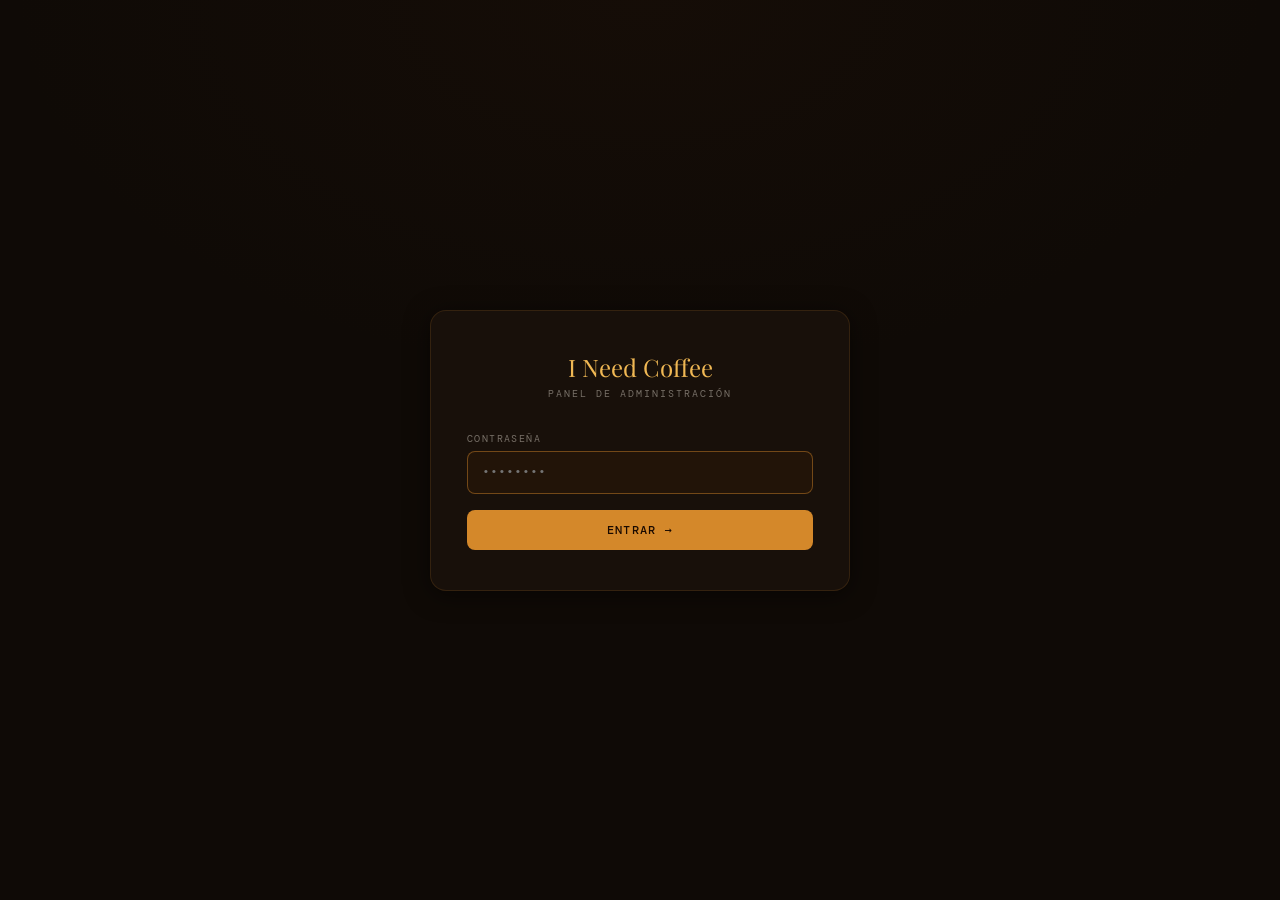
<file: admin.html>
<!DOCTYPE html>
<html lang="es">
<head>
<meta charset="UTF-8">
<meta name="viewport" content="width=device-width, initial-scale=1.0">
<title>Admin — I Need Coffee</title>
<link href="fonts/fonts.css" rel="stylesheet">
<link rel="icon" type="image/png" href="favicon.png">
<meta name="robots" content="noindex, nofollow">
<style>
:root{
  --bg:#0F0A06;--bg2:#18100A;--bg3:#221408;--bg4:#2C1A0E;
  --border:rgba(212,136,42,.15);--border-hi:rgba(212,136,42,.45);
  --gold:#D4882A;--gold-hi:#F0B854;--cream:#FAF3E8;
  --muted:rgba(250,243,232,.42);--text:rgba(250,243,232,.88);
  --danger:#C0392B;--danger-hi:#E74C3C;
  --success:#27AE60;--success-hi:#2ECC71;
  --r:8px;--mono:'DM Mono',monospace;--serif:'Playfair Display',serif;
  --shadow:0 4px 24px rgba(0,0,0,.5);
}
*,*::before,*::after{box-sizing:border-box;margin:0;padding:0}
html{scroll-behavior:smooth}
body{background:var(--bg);color:var(--text);font-family:var(--mono);font-size:13px;min-height:100vh;-webkit-font-smoothing:antialiased}

.screen{display:none;min-height:100vh}
.screen.visible{display:flex}

/* AUTH */
#screen-login{flex-direction:column;align-items:center;justify-content:center;padding:24px;background:radial-gradient(ellipse 70% 60% at 50% 0%,#3D1F0D22 0%,transparent 70%)}
.auth-card{background:var(--bg2);border:1px solid var(--border);border-radius:16px;padding:40px 36px;width:100%;max-width:420px;box-shadow:var(--shadow)}
.auth-logo{font-family:var(--serif);font-size:24px;color:var(--gold-hi);text-align:center;margin-bottom:4px}
.auth-sub{font-size:10px;letter-spacing:.2em;text-transform:uppercase;color:var(--muted);text-align:center;margin-bottom:32px}
.auth-label{font-size:10px;letter-spacing:.14em;text-transform:uppercase;color:var(--muted);margin-bottom:6px;display:block}
.auth-input{width:100%;background:var(--bg3);border:1px solid var(--border);border-radius:var(--r);padding:12px 14px;font-family:var(--mono);font-size:13px;color:var(--cream);outline:none;transition:border-color .2s;margin-bottom:16px}
.auth-input:focus{border-color:var(--border-hi)}
.btn{display:inline-flex;align-items:center;justify-content:center;gap:8px;padding:12px 24px;border-radius:var(--r);font-family:var(--mono);font-size:12px;letter-spacing:.1em;text-transform:uppercase;cursor:pointer;border:none;transition:all .2s;font-weight:500}
.btn-primary{background:var(--gold);color:#1A0A00;width:100%}
.btn-primary:hover{background:var(--gold-hi)}
.btn-ghost{background:transparent;border:1px solid var(--border);color:var(--muted)}
.btn-ghost:hover{border-color:var(--border-hi);color:var(--text)}
.btn-danger{background:transparent;border:1px solid rgba(192,57,43,.4);color:var(--danger-hi);padding:6px 12px;font-size:10px}
.btn-danger:hover{background:rgba(192,57,43,.12)}
.btn-sm{padding:7px 14px;font-size:10px}
.auth-link{text-align:center;margin-top:18px;font-size:11px;color:var(--muted)}
.auth-link a{color:var(--gold);text-decoration:none;cursor:pointer}
.auth-link a:hover{color:var(--gold-hi)}
.auth-error{background:rgba(192,57,43,.15);border:1px solid rgba(192,57,43,.3);border-radius:var(--r);padding:10px 14px;font-size:12px;color:var(--danger-hi);margin-bottom:16px;display:none}

/* MAIN */
#screen-main{flex-direction:column}
.top-bar{background:var(--bg2);border-bottom:1px solid var(--border);padding:0 20px;display:flex;align-items:center;gap:16px;height:56px;position:sticky;top:0;z-index:100;flex-shrink:0}
.top-logo{font-family:var(--serif);font-style:italic;font-size:18px;color:var(--gold-hi);flex:1}
.save-status{font-size:11px;letter-spacing:.08em;color:var(--muted);min-width:100px;text-align:right;transition:color .3s}
.save-status.saving{color:var(--gold)}
.save-status.saved{color:var(--success-hi)}
.save-status.error{color:var(--danger-hi)}

/* TABS */
.tabs-bar{background:var(--bg3);border-bottom:1px solid var(--border);display:flex;overflow-x:auto;scrollbar-width:none;padding:0 16px;flex-shrink:0}
.tabs-bar::-webkit-scrollbar{display:none}
.tab-btn{flex-shrink:0;padding:14px 18px;font-family:var(--mono);font-size:10px;letter-spacing:.16em;text-transform:uppercase;color:var(--muted);cursor:pointer;border:none;background:none;border-bottom:2px solid transparent;transition:all .2s;white-space:nowrap}
.tab-btn:hover{color:var(--text)}
.tab-btn.active{color:var(--gold-hi);border-bottom-color:var(--gold)}

/* BODY */
.panel-body{flex:1;overflow-y:auto}
.tab-content{display:none;max-width:860px;margin:0 auto;padding:32px 20px 100px}
.tab-content.active{display:block}
.sec-hd{display:flex;align-items:center;justify-content:space-between;margin-bottom:24px;padding-bottom:14px;border-bottom:1px solid var(--border)}
.sec-hd-title{font-family:var(--serif);font-size:22px;color:var(--cream)}
.sec-hd-title span{font-style:italic;color:var(--gold)}

/* ROWS */
.product-list{display:flex;flex-direction:column;gap:10px}
.product-row{background:var(--bg2);border:1px solid var(--border);border-radius:var(--r);padding:16px 18px;transition:border-color .2s}
.product-row:hover{border-color:rgba(212,136,42,.3)}
.product-row.is-extra{border-color:rgba(212,136,42,.35);background:#1E140C}
.pr-top{display:flex;align-items:center;gap:10px;margin-bottom:12px}
.pr-badge{font-size:9px;letter-spacing:.14em;text-transform:uppercase;padding:3px 8px;border-radius:100px;border:1px solid var(--border);color:var(--muted)}
.pr-badge.extra{border-color:rgba(212,136,42,.4);color:var(--gold)}

input[type=text],textarea{background:var(--bg3);border:1px solid var(--border);border-radius:6px;padding:9px 12px;font-family:var(--mono);font-size:12px;color:var(--cream);outline:none;transition:border-color .2s;width:100%}
input[type=text]:focus,textarea:focus{border-color:var(--border-hi)}
textarea{resize:vertical;min-height:52px;line-height:1.6}
.price-input{width:86px!important}
.field-label{font-size:9px;letter-spacing:.14em;text-transform:uppercase;color:var(--muted);margin-bottom:5px}
.field-group{display:flex;flex-direction:column}
.price-col input{text-align:right}

/* TOGGLE */
.toggle-wrap{display:flex;align-items:center;gap:8px;margin-left:auto}
.toggle-label{font-size:10px;letter-spacing:.1em;text-transform:uppercase;color:var(--muted)}
.toggle{position:relative;width:40px;height:22px;flex-shrink:0}
.toggle input{opacity:0;width:0;height:0;position:absolute}
.toggle-slider{position:absolute;inset:0;background:var(--bg4);border:1px solid var(--border);border-radius:100px;cursor:pointer;transition:all .2s}
.toggle-slider::before{content:'';position:absolute;width:16px;height:16px;background:rgba(250,243,232,.3);border-radius:50%;left:2px;top:2px;transition:all .2s}
.toggle input:checked+.toggle-slider{background:rgba(192,57,43,.25);border-color:rgba(192,57,43,.6)}
.toggle input:checked+.toggle-slider::before{transform:translateX(18px);background:var(--danger-hi)}

/* NO DISPONIBLE */
.product-row.is-off,.cafe-row.is-off,.bean-editor.is-off{opacity:.45;border-style:dashed}
.product-row.is-off:hover,.cafe-row.is-off:hover,.bean-editor.is-off:hover{opacity:.8}
.toggle-hint{font-size:9px;letter-spacing:.06em;color:var(--muted);opacity:.7}
.cafe-toggle{display:flex;align-items:center;gap:8px;margin-top:8px}

/* HISTORIAL */
.history-card{max-width:520px}
#history-list{max-height:50vh;overflow:auto;margin-bottom:8px}
.history-row{display:flex;align-items:center;justify-content:space-between;gap:12px;padding:10px 0;border-bottom:1px solid var(--border);font-size:12px;color:var(--cream)}
.history-row:first-child span{color:var(--gold-hi)}
.history-empty{font-size:12px;color:var(--muted);text-align:center;padding:16px 0}
.save-hint.dirty{color:var(--gold-hi)}

/* MODAL CONTRASEÑA */
.modal{position:fixed;inset:0;background:rgba(0,0,0,.7);display:none;align-items:center;justify-content:center;z-index:300;padding:20px}
.modal.visible{display:flex}
.modal .auth-card{position:relative}
.modal-ok{background:rgba(39,174,96,.15);border:1px solid rgba(39,174,96,.35);border-radius:var(--r);padding:10px 14px;font-size:12px;color:var(--success-hi);margin-bottom:16px;display:none}

/* CAFE TABLE */
.cafe-rows{display:flex;flex-direction:column;gap:8px}
.cafe-head{display:grid;grid-template-columns:1fr 86px 86px 86px;gap:10px;padding:0 16px 10px;opacity:.6}
.cafe-head span{font-size:9px;letter-spacing:.14em;text-transform:uppercase;color:var(--muted);text-align:center}
.cafe-head span:first-child{text-align:left}
.cafe-row{background:var(--bg2);border:1px solid var(--border);border-radius:var(--r);padding:14px 16px;display:grid;grid-template-columns:1fr 86px 86px 86px;gap:10px;align-items:end;transition:border-color .2s}
.cafe-row:hover{border-color:rgba(212,136,42,.3)}
.cafe-row.is-extra{border-color:rgba(212,136,42,.35);background:#1E140C}

/* BEAN */
.bean-editor{background:var(--bg2);border:1px solid var(--border);border-radius:var(--r);padding:20px;margin-bottom:10px;transition:border-color .2s}
.bean-editor:hover{border-color:rgba(212,136,42,.3)}
.bean-editor.is-extra{border-color:rgba(212,136,42,.35);background:#1E140C}
.bean-fields{display:grid;grid-template-columns:1fr 100px;gap:10px;margin-bottom:10px}
.scores-hint{font-size:10px;color:var(--muted);margin-top:5px;line-height:1.5}

/* ZUMO */
.zumo-prices{display:grid;grid-template-columns:1fr 86px 86px;gap:10px;align-items:end}

/* ADD */
.add-row{margin-top:14px;border:1px dashed rgba(212,136,42,.2);border-radius:var(--r);padding:12px;text-align:center;cursor:pointer;color:var(--muted);font-size:11px;letter-spacing:.12em;text-transform:uppercase;transition:all .2s}
.add-row:hover{border-color:rgba(212,136,42,.5);color:var(--gold);background:rgba(212,136,42,.04)}

/* SAVE BAR */
.save-bar{position:fixed;bottom:0;left:0;right:0;background:var(--bg2);border-top:1px solid var(--border);padding:14px 24px;display:flex;align-items:center;justify-content:space-between;gap:16px;z-index:50}
.save-hint{font-size:11px;color:var(--muted)}

@media(max-width:560px){
  .cafe-row,.cafe-head{grid-template-columns:1fr 72px 72px 72px}
  .price-input,.cafe-row .field-group:not(:first-child) input{width:72px!important}
  .auth-card{padding:28px 18px}
  .tab-content{padding:20px 14px 100px}
  .zumo-prices{grid-template-columns:1fr 76px 76px}
}
</style>
<script src="config.js"></script>
</head>
<body>

<!-- LOGIN -->
<div class="screen" id="screen-login">
  <div class="auth-card">
    <p class="auth-logo">I Need Coffee</p>
    <p class="auth-sub">Panel de Administración</p>
    <div class="auth-error" id="login-error">Contraseña incorrecta</div>
    <label class="auth-label">Contraseña</label>
    <input class="auth-input" type="password" id="login-pass" placeholder="••••••••" onkeydown="if(event.key==='Enter')doLogin()">
    <button class="btn btn-primary" onclick="doLogin()">Entrar →</button>
  </div>
</div>

<!-- MAIN -->
<div class="screen" id="screen-main">
  <header class="top-bar">
    <p class="top-logo"><em>I Need Coffee</em> · Admin</p>
    <span class="save-status" id="save-status"></span>
    <button class="btn btn-ghost btn-sm" onclick="openHistory()">🕘 Historial</button>
    <button class="btn btn-ghost btn-sm" onclick="openPwModal()">🔑 Contraseña</button>
    <button class="btn btn-ghost btn-sm" onclick="doLogout()">Salir</button>
  </header>

  <nav class="tabs-bar">
    <button class="tab-btn active" onclick="showTab('comida',this)">🥐 Comida</button>
    <button class="tab-btn" onclick="showTab('batidos',this)">🍹 Batidos</button>
    <button class="tab-btn" onclick="showTab('cafes',this)">☕ Cafés</button>
    <button class="tab-btn" onclick="showTab('frios',this)">🧊 Fríos</button>
    <button class="tab-btn" onclick="showTab('zumos',this)">🍊 Zumos</button>
    <button class="tab-btn" onclick="showTab('granos',this)">✦ Grano</button>
  </nav>

  <div class="panel-body">

    <div class="tab-content active" id="tab-comida">
      <div class="sec-hd"><p class="sec-hd-title">🥐 <span>Comida</span></p></div>
      <div class="product-list" id="list-comida"></div>
            <div class="add-row" onclick="addExtra('comida')">＋ Añadir producto a Comida</div>

      <div class="sec-hd" style="margin-top:24px"><p class="sec-hd-title">🫙 <span>Ingredientes</span></p></div>
      <div id="ing-cards" style="display:flex;gap:16px;flex-wrap:wrap;margin-top:12px"></div>
    </div>

    <div class="tab-content" id="tab-batidos">
      <div class="sec-hd"><p class="sec-hd-title">🍹 <span>Batidos</span></p></div>
      <div class="product-list" id="list-batidos"></div>
      <div class="add-row" onclick="addExtra('batidos')">＋ Añadir batido</div>
    </div>

    <div class="tab-content" id="tab-cafes">
      <div class="sec-hd"><p class="sec-hd-title">☕ <span>Cafés &amp; Bebidas Calientes</span></p></div>
      <div class="cafe-head">
        <span>Bebida</span><span style="text-align:center">Regular</span><span style="text-align:center">Grande</span><span style="text-align:center">XL</span>
      </div>
      <div class="cafe-rows" id="list-cafes"></div>
      <div class="add-row" onclick="addExtra('cafes')">＋ Añadir bebida caliente</div>
    </div>

    <div class="tab-content" id="tab-frios">
      <div class="sec-hd"><p class="sec-hd-title">🧊 <span>Bebidas Frías</span></p></div>
      <div class="product-list" id="list-frios"></div>
      <div class="add-row" onclick="addExtra('frios')">＋ Añadir bebida fría</div>
    </div>

    <div class="tab-content" id="tab-zumos">
      <div class="sec-hd"><p class="sec-hd-title">🍊 <span>Zumos</span></p></div>
      <div class="product-list" id="list-zumos"></div>
      <div class="add-row" onclick="addExtra('zumos')">＋ Añadir zumo</div>
    </div>

    <div class="tab-content" id="tab-granos">
      <div class="sec-hd"><p class="sec-hd-title">✦ <span>Café en Grano</span></p></div>
      <div id="list-granos"></div>
      <div class="add-row" onclick="addExtra('granos')">＋ Añadir grano</div>
    </div>

  </div>

  <div class="save-bar">
    <p class="save-hint" id="save-hint">Los cambios se sincronizan en todos los dispositivos</p>
    <button class="btn btn-primary" onclick="saveAll()" style="width:160px">💾 Guardar todo</button>
  </div>
</div>

<!-- HISTORIAL DE COPIAS -->
<div class="modal" id="history-modal" onclick="if(event.target===this)closeHistory()">
  <div class="auth-card history-card">
    <p class="auth-logo">Historial</p>
    <p class="auth-sub">Cada vez que guardas se crea una copia de la versión anterior (se conservan 90 días)</p>
    <div class="auth-error" id="history-error"></div>
    <div id="history-list"></div>
    <p class="auth-link"><a onclick="closeHistory()">Cerrar</a></p>
  </div>
</div>

<!-- CAMBIAR CONTRASEÑA -->
<div class="modal" id="pw-modal" onclick="if(event.target===this)closePwModal()">
  <div class="auth-card">
    <p class="auth-logo">Cambiar contraseña</p>
    <p class="auth-sub">Mínimo 8 caracteres</p>
    <div class="auth-error" id="pw-error"></div>
    <div class="modal-ok" id="pw-ok">✓ Contraseña cambiada. Úsala la próxima vez que entres.</div>
    <label class="auth-label">Contraseña actual</label>
    <input class="auth-input" type="password" id="pw-current" autocomplete="current-password">
    <label class="auth-label">Contraseña nueva</label>
    <input class="auth-input" type="password" id="pw-new" autocomplete="new-password">
    <label class="auth-label">Repite la contraseña nueva</label>
    <input class="auth-input" type="password" id="pw-new2" autocomplete="new-password" onkeydown="if(event.key==='Enter')doChangePassword()">
    <button class="btn btn-primary" id="pw-submit" onclick="doChangePassword()">Cambiar contraseña</button>
    <p class="auth-link"><a onclick="closePwModal()">Cerrar</a></p>
  </div>
</div>

<script>
'use strict';

var DEF = {
  comida:[
    {id:'yogurt',       name:'Yogurt',                         price:'5,00', desc:'Frutas de temporada, coco, muesli'},
    {id:'toast_half',   name:'½ Toast',                        price:'1,20', desc:''},
    {id:'toast_full',   name:'1 Toast',                        price:'2,30', desc:''},
    {id:'croissant',    name:'Croissant',                      price:'1,70', desc:''},
    {id:'bocadillo',    name:'Bocadillo (Sandwich)',            price:'4,80', desc:''},
    {id:'bagel',        name:'Bagel',                          price:'4,20', desc:''},
    {id:'roll_casero',  name:'Roll casero de pavo y queso',    price:'2,80', desc:''},
    {id:'roll_gourmet', name:'Roll Gourmet',                   price:'4,50', desc:'Pavo, queso, tomate, aguacate, mostaza'},
    {id:'bizcocho',     name:'Bizcochos veganos sin gluten casero', price:'3,00', desc:'Banana bread · Carrot cake · Pumpkin chocolate'},
    {id:'cinnamon',     name:'Cinnamon Roll vegano casero',     price:'3,00', desc:''},
    {id:'napolitana',   name:'Napolitana',                     price:'1,80', desc:''},
    {id:'muffin',       name:'Muffin choco',                   price:'2,80', desc:''},
    {id:'sfogliatella', name:'Sfogliatella Riccia',             price:'2,80', desc:'Pastelería italiana artesanal'}
  ],
  batidos:[
    {id:'sm01',num:'No.01',name:'Pineapple Sunset',   ing:'Piña, papaya, mango',                       price:'5,00',unavail:false},
    {id:'sm02',num:'No.02',name:'Strawberry Delight', ing:'Fresa, melocotón, papaya',                  price:'5,00',unavail:false},
    {id:'sm03',num:'No.03',name:'Strawberry Fantasy', ing:'Fresa, plátano',                             price:'5,00',unavail:false},
    {id:'sm04',num:'No.04',name:'Mango Dream',        ing:'Pera, mango',                                price:'5,00',unavail:false},
    {id:'sm05',num:'No.05',name:'Raspberry Heaven',   ing:'Manzana, frambuesa, arándano, mango',        price:'5,00',unavail:false},
    {id:'sm06',num:'No.06',name:'Jungle Juice',       ing:'Mango, fresa, arándano, açai',               price:'5,00',unavail:false},
    {id:'sm07',num:'No.07',name:'Power Granate',      ing:'',                                           price:'5,00',unavail:true},
    {id:'sm08',num:'No.08',name:'Coconut Crush',      ing:'Piña, coco',                                 price:'5,00',unavail:false},
    {id:'sm09',num:'No.09',name:'Green Reviver',      ing:'Kale, mango, plátano, limón',                price:'5,00',unavail:false},
    {id:'sm10',num:'No.10',name:'Carrot Boost',       ing:'Zanahoria, piña, papaya, goji, kiwi',        price:'5,00',unavail:false},
    {id:'sm11',num:'No.11',name:'Ginger Beets',       ing:'Remolacha, jengibre, arándanos, piña',       price:'5,00',unavail:false}
  ],
  cafes:[
    {id:'espresso',   name:'Espresso',              note:'',              reg:'1,50',med:'',    xl:'2,70'},
    {id:'con_leche',  name:'Con leche',             note:'',              reg:'1,70',med:'',    xl:'3,00'},
    {id:'americano',  name:'Americano',             note:'',              reg:'2,00',med:'',    xl:'3,00'},
    {id:'macchiato',  name:'Macchiato',             note:'(Cortado)',     reg:'1,60',med:'',    xl:'2,80'},
    {id:'cappuccino', name:'Cappuccino',            note:'',              reg:'2,50',med:'',    xl:'3,70'},
    {id:'moca',       name:'Moca',                  note:'',              reg:'',    med:'3,80',xl:''},
    {id:'flat_white', name:'Flat White',            note:'(doble carga)', reg:'',    med:'3,00',xl:''},
    {id:'chocolate',  name:'Chocolate',             note:'',              reg:'2,00',med:'',    xl:'3,00'},
    {id:'chai',       name:'Chai',                  note:'',              reg:'',    med:'3,50',xl:''},
    {id:'dirty_chai', name:'Dirty Chai',            note:'(hielo+café)',  reg:'',    med:'4,50',xl:''},
    {id:'matcha',     name:'Matcha',                note:'',              reg:'',    med:'3,50',xl:''},
    {id:'tea',        name:'Tea / Infusión',        note:'',              reg:'2,00',med:'',    xl:''},
    {id:'tea_leche',  name:'Tea / Infusión con leche',note:'',            reg:'2,70',med:'',    xl:''}
  ],
  frios:[
    {id:'ice_coffee',    name:'Ice Coffee',          price:'2,10',desc:'Café con hielo'},
    {id:'ice_latte',     name:'Ice Latte',            price:'3,80',desc:'Café con leche o bebidas vegetales y hielo'},
    {id:'ice_americano', name:'Ice Americano',        price:'3,50',desc:'Café americano con hielo'},
    {id:'ice_chai',      name:'Ice Chai Latte',       price:'4,20',desc:'Chai latte con hielo'},
    {id:'ice_dirty_chai',name:'Ice Dirty Chai',       price:'5,00',desc:'Chai latte con hielo y café'},
    {id:'ice_matcha',    name:'Ice Matcha',           price:'4,20',desc:'Matcha latte con hielo'},
    {id:'ice_moca',      name:'Ice Moca',             price:'5,00',desc:'Chocolate frío con café y hielo'},
    {id:'frappe',        name:'Frappe',               price:'5,00',desc:'Café emulsionado · Chocolate, vainilla, caramelo o avellana'},
    {id:'affogato',      name:'Affogato al Caffé',    price:'4,50',desc:'Café con leche o bebidas vegetales y helado'},
    {id:'agua',          name:'Agua',                 price:'1,50',desc:''},
    {id:'agua_gas',      name:'Agua con gas',         price:'2,00',desc:''},
    {id:'bebidas_ital',  name:'Bebidas Italianas Bio',price:'3,50',desc:'Chinotto · Limonata · Arancia Rossa'},
    {id:'kombucha',      name:'Kombucha Bio',         price:'3,50',desc:'Strawberry & Basil · Lemon · Raspberry · Ginger · Cucumber & Mint'},
    {id:'refrescos',     name:'Refrescos',            price:'2,00',desc:'Coca-Cola · Coca-Cola Zero · Fanta'},
    {id:'cerveza',       name:'Cerveza',              price:'2,00',desc:''}
  ],
  zumos:[
    {id:'zumo_naranja',   name:'Zumo de naranja natural',price:'3,00',price2:'4,50',desc:'100% naranja exprimida'},
    {id:'zumo_pina',      name:'Zumo de piña / manzana', price:'2,00',price2:'3,00',desc:''},
    {id:'zumo_granada',   name:'Zumo de granada natural', price:'4,00',price2:'',   desc:'100% granada exprimida'},
    {id:'zumo_granajibre',name:'Zumo de Granajibre',      price:'4,00',price2:'',   desc:'Granada · Naranja · Jengibre'}
  ],
  granos:[
    {id:'grano_colombia',origin:'Colombia',                     price:'8,00', desc:'Café 100% arábica de origen único colombiano. Taza muy aromática con inconfundibles notas florales, suave y de acidez elegante.',    scores:'Aroma 10|Sabor 7.5|Acidez 7.5|Cuerpo 7.5|Dulzor 7.5|Score 81'},
    {id:'grano_bgh',     origin:'Brasil · Guatemala · Honduras', price:'9,50', desc:'Blend 50/25/25. Redondo y ligeramente floral — notas de cacao y cardamomo con buen dulzor, acidez y cremosidad notable en cuerpo.',   scores:'Aroma 8.25|Sabor 7.5|Acidez 7.5|Dulzor 10|Score 82.75'},
    {id:'grano_ebp',     origin:'Etiopía · Brasil · Perú',      price:'12,00',desc:'Blend 40/35/25. Gran personalidad. Etiopía aporta armonía entre notas florales y cítricas — acidez deliciosa que se torna dulce y afrutada en el retrogusto.',scores:'Cuerpo medio|Floral|Cítrico|Afrutado'},
    {id:'grano_decaf',   origin:'Blend Descafeinado',            price:'8,00', desc:'75% arábica + 25% robusta descafeinado. Orígenes: Brasil, Honduras, Colombia y Vietnam. Taza equilibrada, suave, acidez media, aroma intenso.',scores:'Sin cafeína|Suave|Equilibrado'}
  ]
};

var EXTRAS = [];
var LOADED = false;          // no se puede guardar si la carta no se cargó bien
var DIRTY = false;           // hay cambios sin guardar
var ADMIN_PW = '';           // contraseña: solo en memoria, nunca se guarda en el dispositivo

// Dirección de la API (config.js). Si faltara, se usa la de Cloudflare.
function apiBase(){
  var b=(typeof INC_API_BASE==='string'&&INC_API_BASE)?INC_API_BASE:'https://ineed-coffee.pages.dev';
  return b.replace(/\/+$/,'');
}

// Limpieza: borrar la clave antigua de JSONBin que pudiera quedar guardada en este dispositivo
try{localStorage.removeItem('inc_cred');}catch(e){}

function showScreen(name){
  document.querySelectorAll('.screen').forEach(function(s){s.classList.remove('visible');});
  document.getElementById('screen-'+name).classList.add('visible');
}

function loginError(msg){
  var el=document.getElementById('login-error');
  el.textContent=msg;el.style.display='block';
}

function doLogin(){
  var pw=document.getElementById('login-pass').value;
  if(!pw){loginError('Escribe la contraseña');return;}
  api('POST',null,pw).then(function(r){
    if(r.status===401){loginError('Contraseña incorrecta');return;}
    if(!r.ok){loginError('El servidor no responde ('+r.status+'). Inténtalo en un momento.');return;}
    ADMIN_PW=pw;
    document.getElementById('login-error').style.display='none';
    loadAndShow();
  }).catch(function(){loginError('Sin conexión con el servidor');});
}

function doLogout(){
  if(DIRTY&&!confirm('Tienes cambios sin guardar. ¿Salir igualmente y perderlos?'))return;
  ADMIN_PW='';LOADED=false;setDirty(false);
  showScreen('login');document.getElementById('login-pass').value='';
}

// ─ API ─
function api(method,body,password){
  var headers={'X-Admin-Password':password==null?ADMIN_PW:password};
  if(body!=null)headers['Content-Type']='application/json';
  return fetch(apiBase()+'/api/menu',{method:method,headers:headers,body:body==null?undefined:JSON.stringify(body),cache:'no-store'})
    .then(function(r){return r.text().then(function(t){var d=null;try{d=t?JSON.parse(t):null;}catch(e){}return{ok:r.ok,status:r.status,data:d};});});
}

function apiGet(cb){
  fetch(apiBase()+'/api/menu',{cache:'no-store'})
  .then(function(r){if(!r.ok)throw new Error('HTTP '+r.status);return r.json();})
  .then(function(d){cb(null,d);})
  .catch(function(e){cb(e,null);});
}

function apiPut(data,cb){
  api('PUT',data).then(function(r){
    if(r.status===401){var e=new Error('auth');e.auth=true;throw e;}
    if(!r.ok)throw new Error('HTTP '+r.status);
    cb(null);
  }).catch(function(e){cb(e);});
}

// ─ CAMBIOS SIN GUARDAR ─
function setDirty(v){
  DIRTY=!!v;
  var hint=document.getElementById('save-hint');
  if(hint){hint.textContent=DIRTY?'● Hay cambios sin guardar':'Los cambios se sincronizan en todos los dispositivos';hint.classList.toggle('dirty',DIRTY);}
}
['input','change'].forEach(function(ev){
  document.addEventListener(ev,function(e){
    if(LOADED&&e.target.closest&&e.target.closest('#screen-main .tab-content'))setDirty(true);
  });
});
window.addEventListener('beforeunload',function(e){
  if(DIRTY){e.preventDefault();e.returnValue='';return '';}
});

function loadAndShow(){
  LOADED=false;
  setStatus('Cargando...','saving');
  showScreen('main');
  apiGet(function(err,record){
    if(err||!record){
      setStatus('Error al cargar ✗','error');
      alert('No se pudo cargar la carta. No guardes nada y recarga la página en un momento.');
      return;
    }
    var patches=record.patches||{};
    EXTRAS=record.extras||[];
    // Limpieza de valores heredados de versiones anteriores
    ['bocadillo','bagel'].forEach(function(id){
      if(patches[id]&&patches[id].desc)
        patches[id].desc=patches[id].desc.replace(/^2 ingredientes\s*·\s*/i,'');
    });
    AUTO_DESC_IDS.forEach(function(id){if(patches[id])patches[id].desc='';});
    renderAll(patches);
    LOADED=true;setDirty(false);
    setStatus('✓ Listo','saved');
    setTimeout(function(){setStatus('','');},2500);
  });
}

// ─ HISTORIAL DE COPIAS ─
function fmtDate(iso){
  var d=new Date(iso);if(isNaN(d))return iso;
  return d.toLocaleString('es-ES',{weekday:'short',day:'numeric',month:'short',hour:'2-digit',minute:'2-digit'});
}

function openHistory(){
  var list=document.getElementById('history-list');
  document.getElementById('history-error').style.display='none';
  list.innerHTML='<p class="history-empty">Cargando…</p>';
  document.getElementById('history-modal').classList.add('visible');
  api('POST',{action:'list_backups'}).then(function(r){
    if(r.status===401){closeHistory();alert('La sesión ha caducado. Vuelve a entrar.');ADMIN_PW='';showScreen('login');return;}
    if(!r.ok||!r.data){list.innerHTML='';historyError('No se pudo cargar el historial ('+r.status+')');return;}
    var b=r.data.backups||[];
    if(!b.length){list.innerHTML='<p class="history-empty">Todavía no hay copias. Se crea una cada vez que guardas.</p>';return;}
    list.innerHTML='';
    b.forEach(function(item,i){
      var row=document.createElement('div');row.className='history-row';
      var label=document.createElement('span');
      label.textContent=fmtDate(item.date)+(i===0?'  ·  versión anterior al último guardado':'');
      var btn=document.createElement('button');btn.className='btn btn-ghost btn-sm';btn.textContent='Restaurar';
      btn.onclick=function(){restoreBackup(item,btn);};
      row.appendChild(label);row.appendChild(btn);list.appendChild(row);
    });
  }).catch(function(){list.innerHTML='';historyError('Sin conexión con el servidor');});
}
function closeHistory(){document.getElementById('history-modal').classList.remove('visible');}
function historyError(msg){var e=document.getElementById('history-error');e.textContent=msg;e.style.display='block';}

function restoreBackup(item,btn){
  var msg='¿Volver a la carta tal como estaba el '+fmtDate(item.date)+'?\n\nLa versión actual no se pierde: queda guardada en el historial.';
  if(DIRTY)msg+='\n\nOjo: los cambios que no has guardado se perderán.';
  if(!confirm(msg))return;
  btn.disabled=true;btn.textContent='Restaurando…';
  api('POST',{action:'restore',key:item.key}).then(function(r){
    if(!r.ok){btn.disabled=false;btn.textContent='Restaurar';historyError('No se pudo restaurar ('+r.status+')');return;}
    closeHistory();
    loadAndShow();
    setTimeout(function(){setStatus('✓ Carta restaurada','saved');},600);
  }).catch(function(){btn.disabled=false;btn.textContent='Restaurar';historyError('Sin conexión con el servidor');});
}

// ─ CAMBIAR CONTRASEÑA ─
function openPwModal(){
  ['pw-current','pw-new','pw-new2'].forEach(function(id){document.getElementById(id).value='';});
  document.getElementById('pw-error').style.display='none';
  document.getElementById('pw-ok').style.display='none';
  document.getElementById('pw-submit').disabled=false;
  document.getElementById('pw-modal').classList.add('visible');
  setTimeout(function(){document.getElementById('pw-current').focus();},50);
}
function closePwModal(){document.getElementById('pw-modal').classList.remove('visible');}
function pwError(msg){var e=document.getElementById('pw-error');e.textContent=msg;e.style.display='block';}

function doChangePassword(){
  var cur=document.getElementById('pw-current').value;
  var n1=document.getElementById('pw-new').value;
  var n2=document.getElementById('pw-new2').value;
  document.getElementById('pw-error').style.display='none';
  if(!cur){pwError('Escribe la contraseña actual');return;}
  if(n1.length<8){pwError('La nueva contraseña debe tener al menos 8 caracteres');return;}
  if(n1!==n2){pwError('Las contraseñas nuevas no coinciden');return;}
  if(n1===cur){pwError('La nueva contraseña es igual a la actual');return;}
  var btn=document.getElementById('pw-submit');btn.disabled=true;
  api('POST',{action:'change_password',newPassword:n1},cur).then(function(r){
    btn.disabled=false;
    if(r.status===401){pwError('La contraseña actual no es correcta');return;}
    if(r.status===400){pwError('La nueva contraseña no es válida (mínimo 8 caracteres)');return;}
    if(!r.ok){pwError('Error del servidor ('+r.status+'). Inténtalo de nuevo.');return;}
    ADMIN_PW=n1;
    document.getElementById('pw-ok').style.display='block';
    ['pw-current','pw-new','pw-new2'].forEach(function(id){document.getElementById(id).value='';});
  }).catch(function(){btn.disabled=false;pwError('Sin conexión con el servidor');});
}


function renderAll(patches){
  renderSection('comida',patches,makeMenuRow);
  renderSection('batidos',patches,makeBatidoRow);
  renderSection('frios',patches,makeMenuRow);
  renderCafes(patches);
  renderZumos(patches);
  renderGranos(patches);
  renderExtras();
  renderIngredientes(patches);
}

var DEF_ING=[
  {id:'ing_normal',  title:'Ingrediente',         price:'0,80', list:'Tomate · Mantequilla · Queso fundido · Pavo · Mermelada fresa o melocotón · Mix semillas · Ensalada · Jamón ibérico · Mayonesa · Paté ibérico'},
  {id:'ing_especial',title:'Ingrediente Especial', price:'1,00', list:'Philadelphia · Salmón · Aguacate · Atún · Huevo cocido · Pesto · Tomate seco · Hummus casero · Pimientos rojos · Aceitunas negras · Mostaza · Nueces · Miel · Nutella · Crema de pistacho'}
];

function renderIngredientes(patches){
  var container=document.getElementById('ing-cards');
  if(!container)return;
  container.innerHTML='';
  DEF_ING.forEach(function(def){
    var d=Object.assign({},def,patches[def.id]||{});
    container.appendChild(makeIngCard(d));
  });
}

function makeIngCard(d){
  var wrap=document.createElement('div');
  wrap.style.cssText='background:#fff;border:1px solid #e0d9d0;border-radius:12px;padding:16px;min-width:260px;flex:1';
  wrap.innerHTML=
    '<p style="font-weight:700;margin-bottom:8px">'+esc(d.title)+'</p>'+
    '<div style="display:flex;align-items:center;gap:8px;margin-bottom:10px">'+
      '<span style="font-size:12px;color:#888">Precio €</span>'+
      '<input data-ing="'+esc(d.id)+'" data-field="price" value="'+esc(d.price)+'" style="width:70px;border:1px solid #ccc;border-radius:6px;padding:4px 8px;font-size:14px">'+
    '</div>'+
    '<p style="font-size:12px;color:#888;margin-bottom:4px">Ingredientes (separados por ·)</p>'+
    '<textarea data-ing="'+esc(d.id)+'" data-field="list" rows="4" style="width:100%;border:1px solid #ccc;border-radius:6px;padding:6px 8px;font-size:13px;resize:vertical;box-sizing:border-box">'+esc(d.list)+'</textarea>';
  return wrap;
}

function renderSection(sec,patches,maker){
  var el=document.getElementById('list-'+sec);
  el.innerHTML='';
  DEF[sec].forEach(function(p){
    var d=Object.assign({},p,patches[p.id]||{});
    el.appendChild(maker(d,false));
  });
}

function renderCafes(patches){
  var el=document.getElementById('list-cafes');
  el.innerHTML='';
  DEF.cafes.forEach(function(p){
    var d=Object.assign({},p,patches[p.id]||{});
    el.appendChild(makeCafeRow(d,false));
  });
}

function renderZumos(patches){
  var el=document.getElementById('list-zumos');
  el.innerHTML='';
  DEF.zumos.forEach(function(p){
    var d=Object.assign({},p,patches[p.id]||{});
    el.appendChild(makeZumoRow(d,false));
  });
}

function renderGranos(patches){
  var el=document.getElementById('list-granos');
  el.innerHTML='';
  DEF.granos.forEach(function(p){
    var d=Object.assign({},p,patches[p.id]||{});
    el.appendChild(makeGranoCard(d,false));
  });
}

function renderExtras(){
  EXTRAS.forEach(function(ex){
    var container=document.getElementById('list-'+ex.section);
    if(!container)return;
    var node;
    if(ex.section==='batidos') node=makeBatidoRow(ex,true);
    else if(ex.section==='cafes') node=makeCafeRow(ex,true);
    else if(ex.section==='zumos') node=makeZumoRow(ex,true);
    else if(ex.section==='granos') node=makeGranoCard(ex,true);
    else node=makeMenuRow(ex,true);
    container.appendChild(node);
  });
}

// ─ ROW MAKERS ─

// Su descripción se genera sola en la carta con los precios de "Ingredientes"
var AUTO_DESC_IDS=['toast_half','toast_full','croissant','bocadillo','bagel'];

function availToggle(d){
  return '<div class="toggle-wrap" title="Si está activado, el producto no aparece en la carta">'+
    '<span class="toggle-label">No disponible <span class="toggle-hint">· oculto en la carta</span></span>'+
    '<label class="toggle"><input type="checkbox" class="f-unavail"'+(d.unavail?' checked':'')+'><span class="toggle-slider"></span></label>'+
  '</div>';
}

function markOff(div,d){if(d.unavail)div.classList.add('is-off');return div;}

// Atenuar en el admin los productos marcados como no disponibles
document.addEventListener('change',function(e){
  if(!e.target.classList||!e.target.classList.contains('f-unavail'))return;
  var row=e.target.closest('.product-row,.cafe-row,.bean-editor');
  if(row)row.classList.toggle('is-off',e.target.checked);
});

function makeMenuRow(d,isExtra){
  var auto=!isExtra&&AUTO_DESC_IDS.indexOf(d.id)!==-1;
  var div=document.createElement('div');
  div.className='product-row'+(isExtra?' is-extra':'');
  div.setAttribute('data-id',d.id);
  div.innerHTML=
    '<div class="pr-top">'+
      '<span class="pr-badge'+(isExtra?' extra':'')+'">'+esc(isExtra?'➕ Nuevo':'Existente')+'</span>'+
      availToggle(d)+
      (isExtra?'<button class="btn btn-danger" style="margin-left:12px" onclick="removeExtra(\''+d.id+'\')">✕ Eliminar</button>':'')+
    '</div>'+
    '<div style="display:grid;grid-template-columns:1fr 86px;gap:10px;align-items:end;margin-bottom:10px">'+
      '<div><p class="field-label">Nombre</p><input type="text" class="f-name" value="'+esc(d.name||'')+'"></div>'+
      '<div><p class="field-label">Precio €</p><input type="text" class="price-input f-price" value="'+esc(d.price||'')+'"></div>'+
    '</div>'+
    (auto
      ?'<div><p class="field-label">Descripción</p><p class="scores-hint">Automática: muestra los precios de extra que pongas en «Ingredientes» (abajo).</p></div>'
      :'<div><p class="field-label">Descripción</p><textarea class="f-desc" style="min-height:44px">'+esc(d.desc||'')+'</textarea></div>');
  return markOff(div,d);
}

function makeBatidoRow(d,isExtra){
  var div=document.createElement('div');
  div.className='product-row'+(isExtra?' is-extra':'');
  div.setAttribute('data-id',d.id);
  div.innerHTML=
    '<div class="pr-top">'+
      '<span class="pr-badge'+(isExtra?' extra':'')+'">'+(d.num||'No.?')+'</span>'+
      availToggle(d)+
      (isExtra?'<button class="btn btn-danger" style="margin-left:12px" onclick="removeExtra(\''+d.id+'\')">✕</button>':'')+
    '</div>'+
    '<div style="display:grid;grid-template-columns:1fr 86px;gap:10px;align-items:end;margin-bottom:10px">'+
      '<div><p class="field-label">Nombre</p><input type="text" class="f-name" value="'+esc(d.name||'')+'"></div>'+
      '<div><p class="field-label">Precio €</p><input type="text" class="price-input f-price" value="'+esc(d.price||'5,00')+'"></div>'+
    '</div>'+
    '<div><p class="field-label">Ingredientes</p><input type="text" class="f-ing" value="'+esc(d.ing||'')+'" placeholder="Fruta 1, fruta 2..."></div>';
  return markOff(div,d);
}

function makeCafeRow(d,isExtra){
  var div=document.createElement('div');
  div.className='cafe-row'+(isExtra?' is-extra':'');
  div.setAttribute('data-id',d.id);
  div.innerHTML=
    '<div>'+
      '<p class="field-label">Bebida</p>'+
      '<input type="text" class="f-name" value="'+esc(d.name||'')+'" placeholder="Nombre" style="margin-bottom:6px">'+
      '<input type="text" class="f-note" value="'+esc(d.note||'')+'" placeholder="Nota opcional" style="font-size:11px;opacity:.7">'+
      '<div class="cafe-toggle">'+availToggle(d).replace('class="toggle-wrap"','class="toggle-wrap" style="margin-left:0"')+'</div>'+
      (isExtra?'<button class="btn btn-danger" style="margin-top:6px;width:100%" onclick="removeExtra(\''+d.id+'\')">✕ Eliminar</button>':'')+
    '</div>'+
    '<div><p class="field-label" style="text-align:center">Regular €</p><input type="text" class="price-input f-reg" value="'+esc(d.reg||'')+'" placeholder="—"></div>'+
    '<div><p class="field-label" style="text-align:center">Grande €</p><input type="text" class="price-input f-med" value="'+esc(d.med||'')+'" placeholder="—"></div>'+
    '<div><p class="field-label" style="text-align:center">XL €</p><input type="text" class="price-input f-xl" value="'+esc(d.xl||'')+'" placeholder="—"></div>';
  return markOff(div,d);
}

function makeZumoRow(d,isExtra){
  var div=document.createElement('div');
  div.className='product-row'+(isExtra?' is-extra':'');
  div.setAttribute('data-id',d.id);
  div.innerHTML=
    '<div class="pr-top">'+
      '<span class="pr-badge'+(isExtra?' extra':'')+'">'+esc(isExtra?'➕ Nuevo':'Existente')+'</span>'+
      availToggle(d)+
      (isExtra?'<button class="btn btn-danger" style="margin-left:12px" onclick="removeExtra(\''+d.id+'\')">✕ Eliminar</button>':'')+
    '</div>'+
    '<div class="zumo-prices" style="margin-bottom:10px">'+
      '<div><p class="field-label">Nombre</p><input type="text" class="f-name" value="'+esc(d.name||'')+'"></div>'+
      '<div><p class="field-label">Regular €</p><input type="text" class="price-input f-price" value="'+esc(d.price||'')+'"></div>'+
      '<div><p class="field-label">Grande €</p><input type="text" class="price-input f-price2" value="'+esc(d.price2||'')+'" placeholder="—"></div>'+
    '</div>'+
    '<div><p class="field-label">Descripción</p><textarea class="f-desc" style="min-height:40px">'+esc(d.desc||'')+'</textarea></div>';
  return markOff(div,d);
}

function makeGranoCard(d,isExtra){
  var div=document.createElement('div');
  div.className='bean-editor'+(isExtra?' is-extra':'');
  div.setAttribute('data-id',d.id);
  div.innerHTML=
    '<div class="pr-top">'+availToggle(d)+
      (isExtra?'<button class="btn btn-danger" style="margin-left:12px" onclick="removeExtra(\''+d.id+'\')">✕ Eliminar</button>':'')+
    '</div>'+
    '<div class="bean-fields">'+
      '<div><p class="field-label">Origen</p><input type="text" class="f-origin" value="'+esc(d.origin||'')+'" placeholder="Colombia"></div>'+
      '<div><p class="field-label">Precio €</p><input type="text" class="price-input f-price" value="'+esc(d.price||'')+'"></div>'+
    '</div>'+
    '<div style="margin-bottom:10px"><p class="field-label">Descripción</p><textarea class="f-desc">'+esc(d.desc||'')+'</textarea></div>'+
    '<div><p class="field-label">Scores / Características (separar con |)</p>'+
      '<input type="text" class="f-scores" value="'+esc(d.scores||'')+'" placeholder="Aroma 10|Sabor 8|Floral|Score 82">'+
      '<p class="scores-hint">Ej: Aroma 10|Sabor 7.5|Acidez 7.5|Score 82 · Separados por |</p>'+
    '</div>';
  return markOff(div,d);
}

// ─ ADD / REMOVE EXTRAS ─

function addExtra(section){
  var id='extra_'+Date.now();
  var ex;
  if(section==='batidos') ex={id:id,section:section,num:'No.?',name:'',ing:'',price:'5,00',unavail:false};
  else if(section==='cafes') ex={id:id,section:section,name:'',note:'',reg:'',med:'',xl:''};
  else if(section==='zumos') ex={id:id,section:section,name:'',price:'',price2:'',desc:''};
  else if(section==='granos') ex={id:id,section:section,origin:'',price:'',desc:'',scores:''};
  else ex={id:id,section:section,name:'',price:'',desc:''};
  EXTRAS.push(ex);
  setDirty(true);
  var container=document.getElementById('list-'+section);
  var node;
  if(section==='batidos') node=makeBatidoRow(ex,true);
  else if(section==='cafes') node=makeCafeRow(ex,true);
  else if(section==='zumos') node=makeZumoRow(ex,true);
  else if(section==='granos') node=makeGranoCard(ex,true);
  else node=makeMenuRow(ex,true);
  container.appendChild(node);
  node.scrollIntoView({behavior:'smooth',block:'center'});
}

function removeExtra(id){
  EXTRAS=EXTRAS.filter(function(e){return e.id!==id;});
  setDirty(true);
  var node=document.querySelector('[data-id="'+id+'"]');
  if(node)node.remove();
}

// ─ COLLECT ─

function readRow(row,section){
  var v=function(cls){var el=row.querySelector(cls);return el?el.value.trim():'';};
  var b=function(cls){var el=row.querySelector(cls);return !!(el&&el.checked);};
  if(section==='cafes') return{name:v('.f-name'),note:v('.f-note'),reg:v('.f-reg'),med:v('.f-med'),xl:v('.f-xl'),unavail:b('.f-unavail')};
  if(section==='batidos'){
    var numEl=row.querySelector('.pr-badge');
    return{name:v('.f-name'),ing:v('.f-ing'),price:v('.f-price'),unavail:b('.f-unavail'),num:numEl?numEl.textContent.trim():''};
  }
  if(section==='granos') return{origin:v('.f-origin'),price:v('.f-price'),desc:v('.f-desc'),scores:v('.f-scores'),unavail:b('.f-unavail')};
  if(section==='zumos') return{name:v('.f-name'),price:v('.f-price'),price2:v('.f-price2'),desc:v('.f-desc'),unavail:b('.f-unavail')};
  return{name:v('.f-name'),price:v('.f-price'),desc:v('.f-desc'),unavail:b('.f-unavail')};
}

function collectSection(sec){
  var patches={};
  DEF[sec].forEach(function(p){
    var row=document.querySelector('#list-'+sec+' [data-id="'+p.id+'"]');
    if(!row)return;
    patches[p.id]=readRow(row,sec);
  });
  return patches;
}

function collectExtras(){
  var result=[];
  EXTRAS.forEach(function(ex){
    var row=document.querySelector('[data-id="'+ex.id+'"]');
    if(!row)return;
    var d=readRow(row,ex.section);
    d.id=ex.id;d.section=ex.section;
    if(ex.num)d.num=ex.num;
    result.push(d);
  });
  return result;
}

// ─ SAVE ─

function saveAll(done){
  if(!LOADED){alert('La carta no se cargó bien: recarga la página antes de guardar.');return;}
  var patches={};
  ['comida','batidos','cafes','frios','zumos','granos'].forEach(function(sec){
    Object.assign(patches,collectSection(sec));
  });
    document.querySelectorAll('[data-ing]').forEach(function(inp){
    var id=inp.getAttribute('data-ing');
    var field=inp.getAttribute('data-field');
    if(!patches[id])patches[id]={};
    patches[id][field]=inp.value.trim();
  });
  var extras=collectExtras();
  setStatus('Guardando...','saving');
  apiPut({patches:patches,extras:extras},function(err){
    if(err&&err.auth){setStatus('','');alert('La sesión ha caducado o la contraseña cambió. Vuelve a entrar. Tus cambios siguen en pantalla: no recargues la página.');ADMIN_PW='';showScreen('login');return;}
    if(err){setStatus('Error al guardar ✗','error');alert('No se pudo guardar. Revisa la conexión e inténtalo de nuevo; tus cambios siguen en pantalla.');if(typeof done==='function')done(false);return;}
    setDirty(false);
    setStatus('✓ Guardado','saved');
    setTimeout(function(){setStatus('','');},3000);
    if(typeof done==='function')done(true);
  });
}

// ─ UI HELPERS ─

function showTab(id,btn){
  document.querySelectorAll('.tab-content').forEach(function(t){t.classList.remove('active');});
  document.querySelectorAll('.tab-btn').forEach(function(b){b.classList.remove('active');});
  document.getElementById('tab-'+id).classList.add('active');
  btn.classList.add('active');
}

function setStatus(msg,type){
  var el=document.getElementById('save-status');
  el.textContent=msg;
  el.className='save-status'+(type?' '+type:'');
}

function esc(str){return(str||'').toString().replace(/&/g,'&amp;').replace(/"/g,'&quot;').replace(/</g,'&lt;').replace(/>/g,'&gt;');}

// ─ INIT ─
(function(){
  showScreen('login');
  setTimeout(function(){var pw=document.getElementById('login-pass');if(pw)pw.focus();},100);
})();
</script>
</body>
</html>
</file>
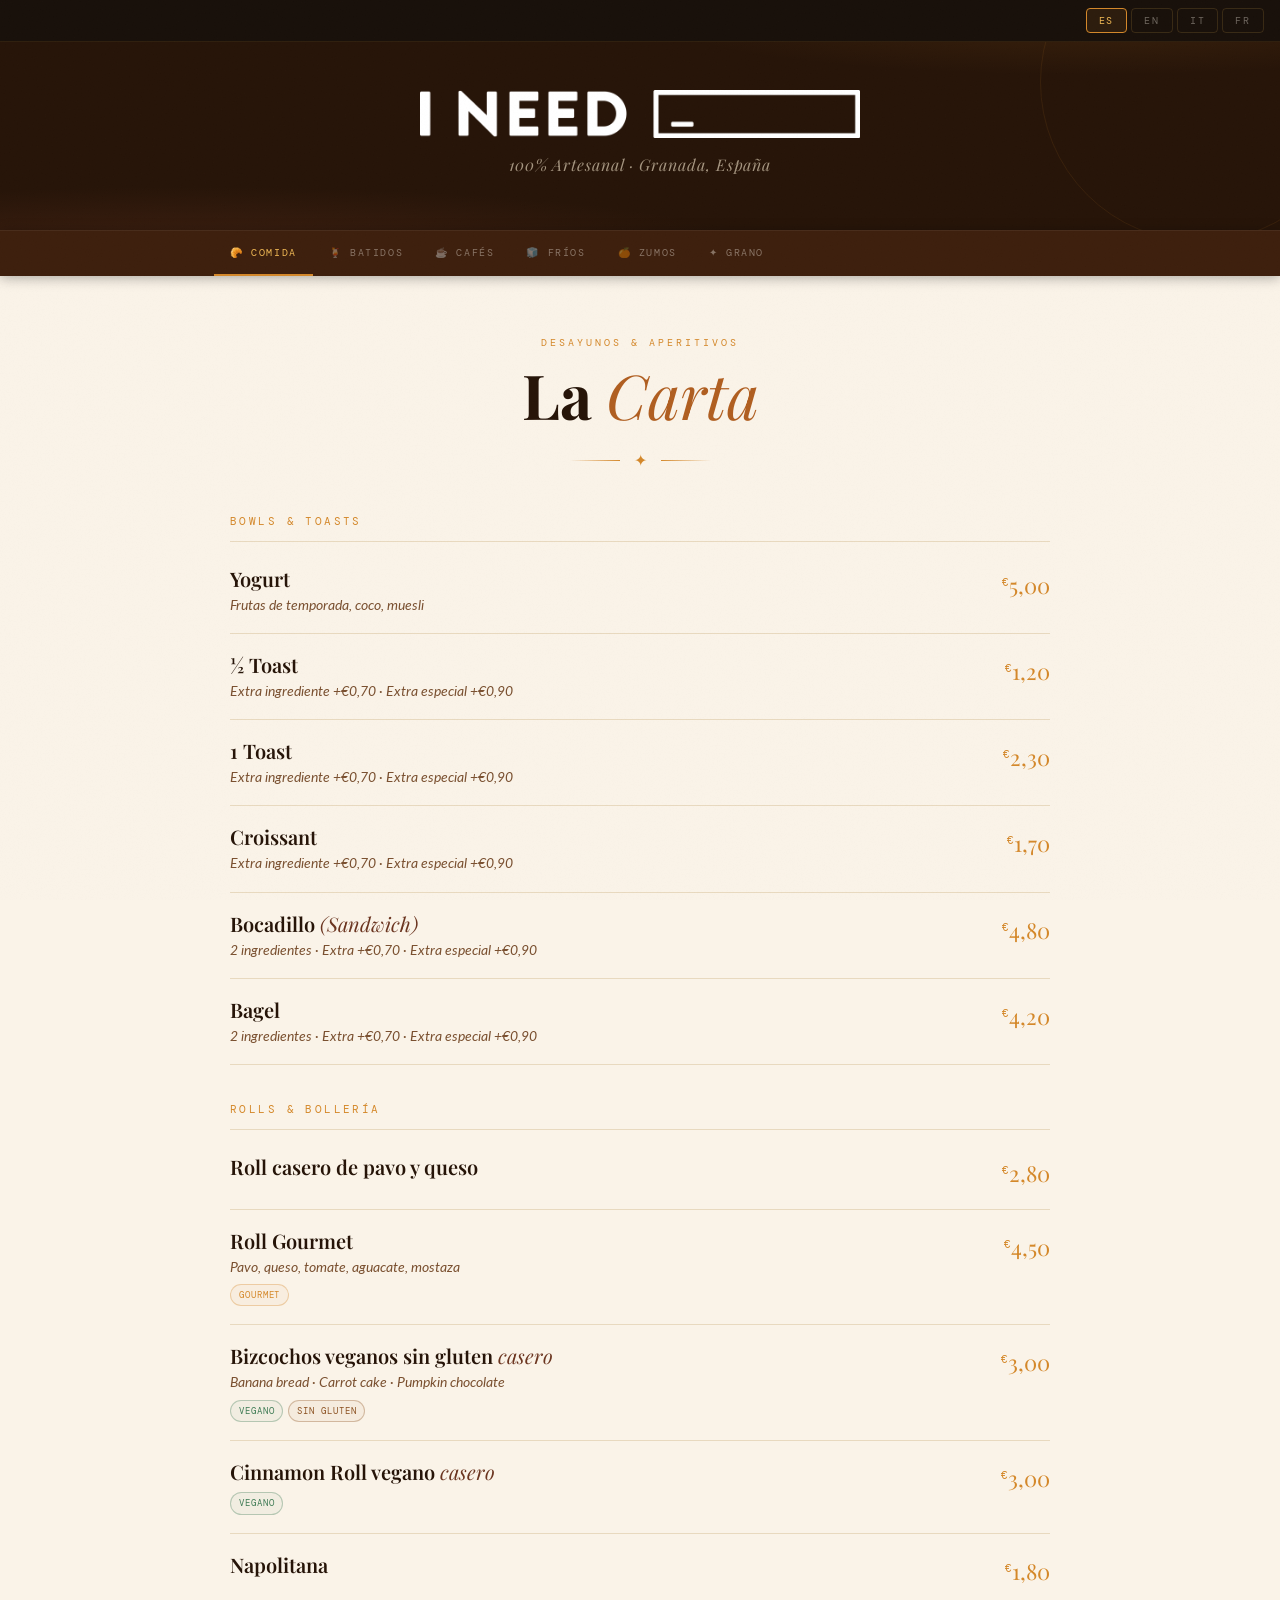
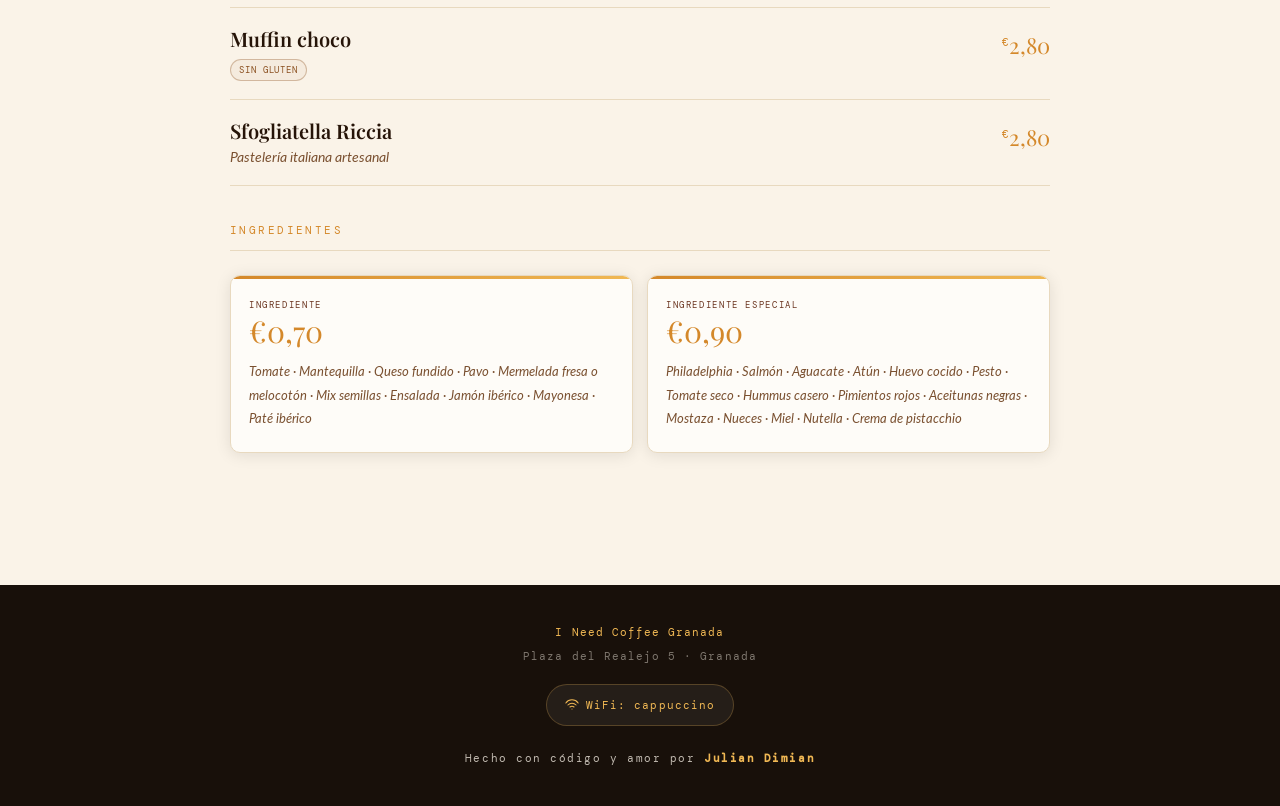
<file: ineed_coffee_carta (8).html>
<!DOCTYPE html>
<html lang="es">
<head>
<meta charset="UTF-8">
<meta name="viewport" content="width=device-width, initial-scale=1.0">
<title>I Need Coffee — Granada</title>
<link href="https://fonts.googleapis.com/css2?family=Playfair+Display:ital,wght@0,400;0,600;0,700;1,400;1,600&family=Lato:wght@300;400;700&family=DM+Mono:wght@300;400&display=swap" rel="stylesheet">
<style>
:root{--ink:#18100A;--espresso:#261408;--roast:#3D1F0D;--brown:#6B3520;--caramel:#B05E20;--gold:#D4882A;--gold-hi:#F0B854;--cream:#FAF3E8;--parchment:#F2E8D4;--latte:#E8D9BF;--text:#2A1608;--muted:#7A5030;--white:#FEFCF8;--r-sm:6px;--r-md:10px;--shadow:0 2px 16px rgba(24,16,10,.10);--shadow-lg:0 8px 32px rgba(24,16,10,.16)}
*,*::before,*::after{box-sizing:border-box;margin:0;padding:0}
html{scroll-behavior:smooth;-webkit-text-size-adjust:100%}
body{background:var(--cream);color:var(--text);font-family:'Lato',sans-serif;font-size:15px;line-height:1.6;min-height:100vh;-webkit-font-smoothing:antialiased}
body::after{content:'';position:fixed;inset:0;background-image:url("data:image/svg+xml,%3Csvg xmlns='http://www.w3.org/2000/svg' width='300' height='300'%3E%3Cfilter id='n'%3E%3CfeTurbulence type='fractalNoise' baseFrequency='0.75' numOctaves='4' stitchTiles='stitch'/%3E%3C/filter%3E%3Crect width='300' height='300' filter='url(%23n)' opacity='0.035'/%3E%3C/svg%3E");pointer-events:none;z-index:999;opacity:.5}
.lang-bar{background:var(--ink);display:flex;justify-content:flex-end;align-items:center;gap:4px;padding:8px 16px;border-bottom:1px solid rgba(212,136,42,.12)}
.lang-btn{background:transparent;border:1px solid rgba(240,184,84,.15);border-radius:4px;padding:5px 12px;font-family:'DM Mono',monospace;font-size:10px;letter-spacing:.18em;color:rgba(250,243,232,.38);cursor:pointer;transition:all .2s;-webkit-tap-highlight-color:transparent}
.lang-btn:hover{color:var(--gold-hi);border-color:rgba(240,184,84,.4)}
.lang-btn.active{color:var(--gold-hi);border-color:var(--gold);background:rgba(212,136,42,.1)}
header{background:var(--espresso);background-image:radial-gradient(ellipse 80% 60% at 15% 110%,#6B352055 0%,transparent 55%),radial-gradient(ellipse 60% 50% at 85% -10%,#D4882A1A 0%,transparent 55%);color:var(--cream);text-align:center;padding:40px 20px;position:relative;overflow:hidden}
header::before{content:'';position:absolute;width:320px;height:320px;border:1px solid rgba(212,136,42,.1);border-radius:50%;top:-120px;right:-80px}
.h-logo-img{display:block;max-width:clamp(200px,60vw,440px);width:100%;margin:0 auto}
.h-sub{margin-top:14px;font-family:'Playfair Display',serif;font-style:italic;font-size:clamp(13px,3.5vw,16px);color:var(--latte);opacity:.65;letter-spacing:.06em}
.wifi-badge{display:inline-flex;align-items:center;gap:7px;margin-top:20px;background:rgba(255,255,255,.06);border:1px solid rgba(240,184,84,.25);padding:8px 18px;border-radius:100px;font-family:'DM Mono',monospace;font-size:11px;color:var(--gold-hi);letter-spacing:.1em}
.wifi-badge svg{width:14px;height:14px;flex-shrink:0}
.nav-wrapper{background:var(--roast);border-top:1px solid rgba(255,255,255,.06);position:sticky;top:0;z-index:200;box-shadow:0 2px 12px rgba(0,0,0,.3)}
.nav-inner{display:flex;overflow-x:auto;scrollbar-width:none;-webkit-overflow-scrolling:touch;max-width:860px;margin:0 auto;padding:0 4px}
.nav-inner::-webkit-scrollbar{display:none}
.nav-tab{flex-shrink:0;padding:15px 16px;font-family:'DM Mono',monospace;font-size:10px;letter-spacing:.16em;text-transform:uppercase;color:rgba(250,243,232,.4);cursor:pointer;border:none;background:none;border-bottom:2px solid transparent;white-space:nowrap;transition:color .2s,border-color .2s;-webkit-tap-highlight-color:transparent;touch-action:manipulation}
.nav-tab:hover{color:var(--gold-hi)}
.nav-tab.active{color:var(--gold-hi);border-bottom-color:var(--gold)}
.section{display:none;max-width:820px;margin:0 auto;padding:40px 16px 72px;animation:fadeUp .35s ease both}
.section.active{display:block}
@keyframes fadeUp{from{opacity:0;transform:translateY(12px)}to{opacity:1;transform:translateY(0)}}
.sec-head{text-align:center;margin-bottom:40px}
.sec-eyebrow{font-family:'DM Mono',monospace;font-size:9.5px;letter-spacing:.32em;text-transform:uppercase;color:var(--gold);margin-bottom:10px}
.sec-title{font-family:'Playfair Display',serif;font-size:clamp(38px,9vw,62px);font-weight:700;line-height:1.1;color:var(--espresso)}
.sec-title em{font-style:italic;color:var(--caramel);font-weight:400}
.sec-rule{display:flex;align-items:center;justify-content:center;gap:14px;margin-top:18px}
.sec-rule::before,.sec-rule::after{content:'';height:1px;width:50px}
.sec-rule::before{background:linear-gradient(to right,transparent,var(--gold))}
.sec-rule::after{background:linear-gradient(to left,transparent,var(--gold))}
.sec-rule span{color:var(--gold);font-size:16px}
.group-label{font-family:'DM Mono',monospace;font-size:11px;letter-spacing:.22em;text-transform:uppercase;color:var(--gold);border-bottom:1px solid var(--latte);padding-bottom:10px;margin:36px 0 6px}
.menu-item{display:flex;justify-content:space-between;align-items:flex-start;gap:16px;padding:18px 0;border-bottom:1px solid var(--latte)}
.menu-item:last-of-type{border-bottom:none}
.mi-left{flex:1;min-width:0}
.mi-name{font-family:'Playfair Display',serif;font-size:clamp(17px,4vw,20px);font-weight:600;color:var(--espresso);line-height:1.3}
.mi-name em{font-style:italic;font-weight:400;color:var(--brown)}
.mi-desc{font-size:13.5px;color:var(--muted);font-style:italic;margin-top:3px;line-height:1.5}
.mi-tags{display:flex;flex-wrap:wrap;gap:5px;margin-top:7px}
.tag{display:inline-block;font-family:'DM Mono',monospace;font-size:9px;letter-spacing:.1em;text-transform:uppercase;padding:3px 8px;border-radius:100px;border:1px solid;white-space:nowrap}
.t-vegan{color:#3D7A54;border-color:#3D7A5455;background:#3D7A540C}
.t-gf{color:#8B5020;border-color:#8B502055;background:#8B50200C}
.t-special{color:var(--gold);border-color:#D4882A55;background:#D4882A0C}
.t-bio{color:#5A7A3D;border-color:#5A7A3D55;background:#5A7A3D0C}
.mi-price{font-family:'Playfair Display',serif;font-size:clamp(18px,4.5vw,22px);font-weight:400;color:var(--gold);white-space:nowrap;flex-shrink:0;padding-top:2px}
.mi-price sup{font-family:'DM Mono',monospace;font-size:11px;vertical-align:super;letter-spacing:0}
.sub-price{font-size:13px;color:var(--muted);margin-left:4px}
.info-note{background:var(--white);border:1px solid var(--latte);border-left:3px solid var(--gold);border-radius:0 var(--r-sm) var(--r-sm) 0;padding:16px 20px;font-size:14px;color:var(--muted);font-style:italic;margin:24px 0;line-height:1.7}
.info-note strong{font-style:normal;color:var(--brown);font-weight:700}
.extras-grid{display:grid;grid-template-columns:1fr 1fr;gap:14px;margin:24px 0 32px}
@media(max-width:480px){.extras-grid{grid-template-columns:1fr}}
.extras-card{background:var(--white);border:1px solid var(--latte);border-radius:var(--r-md);padding:22px 18px;position:relative;overflow:hidden;box-shadow:var(--shadow)}
.extras-card::before{content:'';position:absolute;top:0;left:0;right:0;height:3px;background:linear-gradient(90deg,var(--gold),var(--gold-hi))}
.ec-title{font-family:'DM Mono',monospace;font-size:9px;letter-spacing:.18em;text-transform:uppercase;color:var(--brown);margin-bottom:4px}
.ec-price{font-family:'Playfair Display',serif;font-size:30px;color:var(--gold);margin-bottom:14px;line-height:1}
.ec-list{font-size:13px;color:var(--muted);font-style:italic;line-height:1.8}
.drinks-table{width:100%;border-collapse:collapse;margin-bottom:36px}
.drinks-table th{font-family:'DM Mono',monospace;font-size:9px;letter-spacing:.2em;text-transform:uppercase;color:var(--muted);text-align:right;padding:8px 14px 14px;border-bottom:1px solid var(--latte)}
.drinks-table th:first-child{text-align:left;padding-left:0}
.drinks-table td{padding:13px 14px;border-bottom:1px solid var(--parchment);vertical-align:baseline}
.drinks-table td:first-child{padding-left:0;font-family:'Playfair Display',serif;font-size:17px;font-weight:600;color:var(--espresso)}
.drinks-table td:not(:first-child){text-align:right;font-family:'Playfair Display',serif;font-size:17px;color:var(--gold)}
.drinks-table td.nd{color:var(--latte);font-size:13px}
.drinks-table tr:last-child td{border-bottom:none}
.dt-note{font-size:12.5px;color:var(--muted);font-style:italic;font-family:'Lato',sans-serif}
@media(max-width:560px){
  .drinks-table thead{display:none}
  .drinks-table,.drinks-table tbody,.drinks-table tr,.drinks-table td{display:block}
  .drinks-table tr{display:flex;justify-content:space-between;align-items:center;padding:14px 0;border-bottom:1px solid var(--parchment);flex-wrap:wrap;gap:2px 8px}
  .drinks-table tr:last-child{border-bottom:none}
  .drinks-table td{border:none;padding:0}
  .drinks-table td:first-child{flex:1 0 55%;font-size:15px}
  .drinks-table td:not(:first-child){font-size:15px;text-align:right;flex-shrink:0}
  .drinks-table td:not(:first-child)::before{content:attr(data-label) ' ';font-family:'DM Mono',monospace;font-size:8.5px;letter-spacing:.1em;color:var(--muted);text-transform:uppercase;margin-right:3px}
  .drinks-table td.nd{display:none}
}
.tea-grid{display:grid;grid-template-columns:1fr 1fr;gap:12px;margin-bottom:8px}
@media(max-width:480px){.tea-grid{grid-template-columns:1fr}}
.tea-block{background:var(--white);border:1px solid var(--latte);border-left:3px solid var(--gold);border-radius:0 var(--r-sm) var(--r-sm) 0;padding:16px 18px}
.tea-type{font-family:'Playfair Display',serif;font-size:15px;font-weight:700;font-style:italic;color:var(--brown);margin-bottom:4px}
.tea-flavors{font-size:13px;color:var(--muted);line-height:1.6}
.smoothies-grid{display:grid;grid-template-columns:repeat(auto-fill,minmax(150px,1fr));gap:12px;margin-bottom:28px}
.sm-card{background:var(--white);border:1px solid var(--latte);border-radius:var(--r-md);padding:18px 16px;box-shadow:var(--shadow);transition:transform .18s,box-shadow .18s;-webkit-tap-highlight-color:transparent}
.sm-card:active{transform:scale(.98)}
@media(hover:hover){.sm-card:hover{transform:translateY(-2px);box-shadow:var(--shadow-lg)}}
.sm-num{font-family:'DM Mono',monospace;font-size:9px;letter-spacing:.15em;color:var(--gold);margin-bottom:7px}
.sm-name{font-family:'Playfair Display',serif;font-size:15px;font-weight:600;color:var(--espresso);line-height:1.3;margin-bottom:5px}
.sm-ing{font-size:12.5px;color:var(--muted);font-style:italic;line-height:1.5}
.sm-price{font-family:'Playfair Display',serif;font-size:18px;color:var(--gold);margin-top:10px}
.sm-unavail{opacity:.38}
.sm-unavail .sm-name::after{content:' (N/D)';font-family:'DM Mono',monospace;font-size:8px;letter-spacing:.1em;color:var(--muted)}
.bean-card{background:var(--espresso);color:var(--cream);border-radius:var(--r-md);padding:clamp(22px,5vw,36px);margin-bottom:16px;position:relative;overflow:hidden;box-shadow:var(--shadow-lg)}
.bean-card::before{content:'';position:absolute;bottom:-50px;right:-50px;width:180px;height:180px;border:1.5px solid rgba(212,136,42,.12);border-radius:50%}
.bc-header{display:flex;justify-content:space-between;align-items:flex-start;flex-wrap:wrap;gap:8px;margin-bottom:12px}
.bc-origin{font-family:'Playfair Display',serif;font-size:clamp(17px,4.5vw,24px);font-weight:700;line-height:1.2;color:var(--white)}
.bc-price{font-family:'Playfair Display',serif;font-size:clamp(22px,5vw,28px);color:var(--gold-hi);font-weight:400;flex-shrink:0}
.bc-desc{font-size:13.5px;color:rgba(250,243,232,.65);font-style:italic;line-height:1.7;margin-bottom:14px}
.bc-scores{display:flex;flex-wrap:wrap;gap:7px}
.score-pill{font-family:'DM Mono',monospace;font-size:9.5px;letter-spacing:.09em;text-transform:uppercase;padding:4px 11px;background:rgba(212,136,42,.14);border:1px solid rgba(212,136,42,.28);border-radius:100px;color:var(--gold-hi);white-space:nowrap}
footer{background:var(--ink);color:rgba(250,243,232,.45);text-align:center;padding:36px 20px;font-family:'DM Mono',monospace;font-size:10.5px;letter-spacing:.1em;line-height:2.2}
footer strong{color:var(--gold-hi);font-weight:400}
footer a{color:var(--gold-hi);text-decoration:none}
@media(min-width:600px){.section{padding:52px 28px 80px}header{padding:48px 28px 52px}}
@media(min-width:860px){.section{padding:60px 0 100px}}
</style>
</head>
<body>

<div class="lang-bar">
  <button class="lang-btn active" onclick="setLang('es',this)">ES</button>
  <button class="lang-btn" onclick="setLang('en',this)">EN</button>
  <button class="lang-btn" onclick="setLang('it',this)">IT</button>
  <button class="lang-btn" onclick="setLang('fr',this)">FR</button>
</div>

<header>
  <img class="h-logo-img" src="[data-uri]" alt="I Need Coffee Granada">
  <p class="h-sub" data-i18n="sub">100% Artesanal · Granada, España</p>

</header>

<nav class="nav-wrapper">
  <div class="nav-inner">
    <button class="nav-tab active" onclick="show('comida',this)" data-i18n="tab_food">🥐 Comida</button>
    <button class="nav-tab" onclick="show('batidos',this)" data-i18n="tab_smoothies">🍹 Batidos</button>
    <button class="nav-tab" onclick="show('cafes',this)" data-i18n="tab_coffees">☕ Cafés</button>
    <button class="nav-tab" onclick="show('frios',this)" data-i18n="tab_cold">🧊 Fríos</button>
    <button class="nav-tab" onclick="show('zumos',this)" data-i18n="tab_juices">🍊 Zumos</button>
    <button class="nav-tab" onclick="show('granos',this)" data-i18n="tab_beans">✦ Grano</button>
  </div>
</nav>

<section class="section active" id="comida">
  <div class="sec-head"><p class="sec-eyebrow" data-i18n="food_eyebrow">Desayunos &amp; Aperitivos</p><h2 class="sec-title" data-i18n="food_title">La <em>Carta</em></h2><div class="sec-rule"><span>✦</span></div></div>
  <p class="group-label" data-i18n="grp_bowls">Bowls &amp; Toasts</p>
  <div class="menu-item"><div class="mi-left"><p class="mi-name">Yogurt</p><p class="mi-desc" data-i18n="yogurt_desc">Frutas de temporada, coco, muesli</p></div><div class="mi-price"><sup>€</sup>5,00</div></div>
  <div class="menu-item"><div class="mi-left"><p class="mi-name">½ Toast</p><p class="mi-desc" data-i18n="toast_h">Extra ingrediente +€0,70 · Extra especial +€0,90</p></div><div class="mi-price"><sup>€</sup>1,20</div></div>
  <div class="menu-item"><div class="mi-left"><p class="mi-name">1 Toast</p><p class="mi-desc" data-i18n="toast_f">Extra ingrediente +€0,70 · Extra especial +€0,90</p></div><div class="mi-price"><sup>€</sup>2,30</div></div>
  <div class="menu-item"><div class="mi-left"><p class="mi-name">Croissant</p><p class="mi-desc" data-i18n="croissant_d">Extra ingrediente +€0,70 · Extra especial +€0,90</p></div><div class="mi-price"><sup>€</sup>1,70</div></div>
  <div class="menu-item"><div class="mi-left"><p class="mi-name" data-i18n="boc_name">Bocadillo <em>(Sandwich)</em></p><p class="mi-desc" data-i18n="boc_desc">2 ingredientes · Extra +€0,70 · Extra especial +€0,90</p></div><div class="mi-price"><sup>€</sup>4,80</div></div>
  <div class="menu-item"><div class="mi-left"><p class="mi-name">Bagel</p><p class="mi-desc" data-i18n="bagel_d">2 ingredientes · Extra +€0,70 · Extra especial +€0,90</p></div><div class="mi-price"><sup>€</sup>4,20</div></div>
  <p class="group-label" data-i18n="grp_rolls">Rolls &amp; Bollería</p>
  <div class="menu-item"><div class="mi-left"><p class="mi-name" data-i18n="roll_t">Roll casero de pavo y queso</p></div><div class="mi-price"><sup>€</sup>2,80</div></div>
  <div class="menu-item"><div class="mi-left"><p class="mi-name">Roll Gourmet</p><p class="mi-desc" data-i18n="roll_g">Pavo, queso, tomate, aguacate, mostaza</p><div class="mi-tags"><span class="tag t-special">Gourmet</span></div></div><div class="mi-price"><sup>€</sup>4,50</div></div>
  <div class="menu-item"><div class="mi-left"><p class="mi-name" data-i18n="bizco_name">Bizcochos veganos sin gluten <em>casero</em></p><p class="mi-desc" data-i18n="bizco_desc">Banana bread · Carrot cake · Pumpkin chocolate</p><div class="mi-tags"><span class="tag t-vegan" data-i18n="tag_v">Vegano</span><span class="tag t-gf" data-i18n="tag_gf">Sin Gluten</span></div></div><div class="mi-price"><sup>€</sup>3,00</div></div>
  <div class="menu-item"><div class="mi-left"><p class="mi-name" data-i18n="cinn_name">Cinnamon Roll vegano <em>casero</em></p><div class="mi-tags"><span class="tag t-vegan" data-i18n="tag_v2">Vegano</span></div></div><div class="mi-price"><sup>€</sup>3,00</div></div>
  <div class="menu-item"><div class="mi-left"><p class="mi-name">Napolitana</p></div><div class="mi-price"><sup>€</sup>1,80</div></div>
  <div class="menu-item"><div class="mi-left"><p class="mi-name" data-i18n="muffin_n">Muffin choco</p><div class="mi-tags"><span class="tag t-gf" data-i18n="tag_gf2">Sin Gluten</span></div></div><div class="mi-price"><sup>€</sup>2,80</div></div>
  <div class="menu-item"><div class="mi-left"><p class="mi-name">Sfogliatella Riccia</p><p class="mi-desc" data-i18n="sfog_d">Pastelería italiana artesanal</p></div><div class="mi-price"><sup>€</sup>2,80</div></div>
  <p class="group-label" data-i18n="grp_extras">Ingredientes</p>
  <div class="extras-grid">
    <div class="extras-card"><p class="ec-title" data-i18n="ext_t">Ingrediente</p><p class="ec-price">€0,70</p><p class="ec-list" data-i18n="ext_list">Tomate · Mantequilla · Queso fundido · Pavo · Mermelada fresa o melocotón · Mix semillas · Ensalada · Jamón ibérico · Mayonesa · Paté ibérico</p></div>
    <div class="extras-card"><p class="ec-title" data-i18n="ext_st">Ingrediente Especial</p><p class="ec-price">€0,90</p><p class="ec-list" data-i18n="ext_slist">Philadelphia · Salmón · Aguacate · Atún · Huevo cocido · Pesto · Tomate seco · Hummus casero · Pimientos rojos · Aceitunas negras · Mostaza · Nueces · Miel · Nutella · Crema de pistacchio</p></div>
  </div>
</section>

<section class="section" id="batidos">
  <div class="sec-head"><p class="sec-eyebrow" data-i18n="sm_eye">Frutas &amp; Naturaleza</p><h2 class="sec-title" data-i18n="sm_title">Batidos <em>Naturales</em></h2><div class="sec-rule"><span>✦</span></div></div>
  <div class="info-note" data-i18n="sm_base"><strong>Base a elegir:</strong> Zumo de piña/manzana · Agua · Leche · Bebidas vegetales</div>
  <div class="smoothies-grid">
    <div class="sm-card"><p class="sm-num">No.01</p><p class="sm-name">Pineapple Sunset</p><p class="sm-ing" data-i18n="s01">Piña, papaya, mango</p><p class="sm-price">€5,00</p></div>
    <div class="sm-card"><p class="sm-num">No.02</p><p class="sm-name">Strawberry Delight</p><p class="sm-ing" data-i18n="s02">Fresa, melocotón, papaya</p><p class="sm-price">€5,00</p></div>
    <div class="sm-card"><p class="sm-num">No.03</p><p class="sm-name">Strawberry Fantasy</p><p class="sm-ing" data-i18n="s03">Fresa, plátano</p><p class="sm-price">€5,00</p></div>
    <div class="sm-card"><p class="sm-num">No.04</p><p class="sm-name">Mango Dream</p><p class="sm-ing" data-i18n="s04">Pera, mango</p><p class="sm-price">€5,00</p></div>
    <div class="sm-card"><p class="sm-num">No.05</p><p class="sm-name">Raspberry Heaven</p><p class="sm-ing" data-i18n="s05">Manzana, frambuesa, arándano, mango</p><p class="sm-price">€5,00</p></div>
    <div class="sm-card"><p class="sm-num">No.06</p><p class="sm-name">Jungle Juice</p><p class="sm-ing" data-i18n="s06">Mango, fresa, arándano, açai</p><p class="sm-price">€5,00</p></div>
    <div class="sm-card sm-unavail"><p class="sm-num">No.07</p><p class="sm-name">Power Granate</p><p class="sm-price">€5,00</p></div>
    <div class="sm-card"><p class="sm-num">No.08</p><p class="sm-name">Coconut Crush</p><p class="sm-ing" data-i18n="s08">Piña, coco</p><p class="sm-price">€5,00</p></div>
    <div class="sm-card"><p class="sm-num">No.09</p><p class="sm-name">Green Reviver</p><p class="sm-ing" data-i18n="s09">Kale, mango, plátano, limón</p><p class="sm-price">€5,00</p></div>
    <div class="sm-card"><p class="sm-num">No.10</p><p class="sm-name">Carrot Boost</p><p class="sm-ing" data-i18n="s10">Zanahoria, piña, papaya, goji, kiwi</p><p class="sm-price">€5,00</p></div>
    <div class="sm-card"><p class="sm-num">No.11</p><p class="sm-name">Ginger Beets</p><p class="sm-ing" data-i18n="s11">Remolacha, jengibre, arándanos, piña</p><p class="sm-price">€5,00</p></div>
  </div>
</section>

<section class="section" id="cafes">
  <div class="sec-head"><p class="sec-eyebrow" data-i18n="cof_eye">100% Arábica Natural</p><h2 class="sec-title" data-i18n="cof_title"><em>Para</em> Beber</h2><div class="sec-rule"><span>✦</span></div></div>
  <table class="drinks-table">
    <thead><tr><th data-i18n="th_drink">Bebida</th><th data-i18n="th_reg">Regular</th><th data-i18n="th_large">Grande</th><th>XL</th></tr></thead>
    <tbody>
      <tr><td>Espresso</td><td data-label="Reg">€1,50</td><td class="nd" data-label="Gr">—</td><td data-label="XL">€2,70</td></tr>
      <tr><td data-i18n="d_milk">Con leche</td><td data-label="Reg">€1,70</td><td class="nd" data-label="Gr">—</td><td data-label="XL">€3,00</td></tr>
      <tr><td>Americano</td><td data-label="Reg">€2,00</td><td class="nd" data-label="Gr">—</td><td data-label="XL">€3,00</td></tr>
      <tr><td>Macchiato <span class="dt-note" data-i18n="d_cortado">(Cortado)</span></td><td data-label="Reg">€1,60</td><td class="nd" data-label="Gr">—</td><td data-label="XL">€2,80</td></tr>
      <tr><td>Cappuccino</td><td data-label="Reg">€2,50</td><td class="nd" data-label="Gr">—</td><td data-label="XL">€3,70</td></tr>
      <tr><td>Moca</td><td class="nd" data-label="Reg">—</td><td data-label="Gr">€3,80</td><td class="nd" data-label="XL">—</td></tr>
      <tr><td>Flat White <span class="dt-note" data-i18n="d_fw">(doble carga)</span></td><td class="nd" data-label="Reg">—</td><td data-label="Gr">€3,00</td><td class="nd" data-label="XL">—</td></tr>
      <tr><td data-i18n="d_choc">Chocolate</td><td data-label="Reg">€2,00</td><td class="nd" data-label="Gr">—</td><td data-label="XL">€3,00</td></tr>
      <tr><td>Chai</td><td class="nd" data-label="Reg">—</td><td data-label="Gr">€3,50</td><td class="nd" data-label="XL">—</td></tr>
      <tr><td>Dirty Chai <span class="dt-note" data-i18n="d_dc">(hielo+café)</span></td><td class="nd" data-label="Reg">—</td><td data-label="Gr">€4,50</td><td class="nd" data-label="XL">—</td></tr>
      <tr><td>Matcha</td><td class="nd" data-label="Reg">—</td><td data-label="Gr">€3,50</td><td class="nd" data-label="XL">—</td></tr>
      <tr><td data-i18n="d_tea">Tea / Infusión</td><td data-label="Reg">€2,00</td><td class="nd" data-label="Gr">—</td><td class="nd" data-label="XL">—</td></tr>
      <tr><td data-i18n="d_team">Tea / Infusión con leche</td><td data-label="Reg">€2,70</td><td class="nd" data-label="Gr">—</td><td class="nd" data-label="XL">—</td></tr>
    </tbody>
  </table>
  <p class="group-label" data-i18n="grp_teas">Variedades de Té</p>
  <div class="tea-grid">
    <div class="tea-block"><p class="tea-type" data-i18n="tea_bl">Black Tea</p><p class="tea-flavors">English Breakfast · Earl Grey · Pakistani · Spicy Chai</p></div>
    <div class="tea-block"><p class="tea-type" data-i18n="tea_rd">Red Tea</p><p class="tea-flavors">Pu-erh</p></div>
    <div class="tea-block"><p class="tea-type" data-i18n="tea_gr">Green Tea</p><p class="tea-flavors" data-i18n="tea_gr_f">Gunpowder · Amaretto · Menthos · Noche de Toronto · Jengibre y Limón</p></div>
    <div class="tea-block"><p class="tea-type" data-i18n="tea_hr">Infusiones</p><p class="tea-flavors" data-i18n="tea_hr_f">Manzanilla · Rooibos · Sierra Nevada · Honeybush</p></div>
  </div>
</section>

<section class="section" id="frios">
  <div class="sec-head"><p class="sec-eyebrow" data-i18n="cold_eye">Refrescantes &amp; Especiales</p><h2 class="sec-title" data-i18n="cold_title">Bebidas <em>Frías</em></h2><div class="sec-rule"><span>✦</span></div></div>
  <p class="group-label" data-i18n="grp_iced">Cafés con Hielo</p>
  <div class="menu-item"><div class="mi-left"><p class="mi-name">Ice Coffee</p><p class="mi-desc" data-i18n="ic_d">Café con hielo</p></div><div class="mi-price"><sup>€</sup>2,10</div></div>
  <div class="menu-item"><div class="mi-left"><p class="mi-name">Ice Latte</p><p class="mi-desc" data-i18n="il_d">Café con leche o bebidas vegetales y hielo</p></div><div class="mi-price"><sup>€</sup>3,80</div></div>
  <div class="menu-item"><div class="mi-left"><p class="mi-name">Ice Americano</p><p class="mi-desc" data-i18n="ia_d">Café americano con hielo</p></div><div class="mi-price"><sup>€</sup>3,50</div></div>
  <div class="menu-item"><div class="mi-left"><p class="mi-name">Ice Chai Latte</p><p class="mi-desc" data-i18n="icl_d">Chai latte con hielo</p></div><div class="mi-price"><sup>€</sup>4,20</div></div>
  <div class="menu-item"><div class="mi-left"><p class="mi-name">Ice Dirty Chai</p><p class="mi-desc" data-i18n="idc_d">Chai latte con hielo y café</p></div><div class="mi-price"><sup>€</sup>5,00</div></div>
  <div class="menu-item"><div class="mi-left"><p class="mi-name">Ice Matcha</p><p class="mi-desc" data-i18n="im_d">Matcha latte con hielo</p></div><div class="mi-price"><sup>€</sup>4,20</div></div>
  <div class="menu-item"><div class="mi-left"><p class="mi-name">Ice Moca</p><p class="mi-desc" data-i18n="imo_d">Chocolate frío con café y hielo</p></div><div class="mi-price"><sup>€</sup>5,00</div></div>
  <div class="menu-item"><div class="mi-left"><p class="mi-name">Frappe</p><p class="mi-desc" data-i18n="fr_d">Café emulsionado · Chocolate, vainilla, caramelo o avellana</p><div class="mi-tags"><span class="tag t-special">Signature</span></div></div><div class="mi-price"><sup>€</sup>5,00</div></div>
  <div class="menu-item"><div class="mi-left"><p class="mi-name">Affogato al Caffé</p><p class="mi-desc" data-i18n="aff_d">Café con leche o bebidas vegetales y helado</p><div class="mi-tags"><span class="tag t-special">Signature</span></div></div><div class="mi-price"><sup>€</sup>4,50</div></div>
  <div class="info-note" data-i18n="ext_aroma"><strong>Extra aroma o hielo:</strong> +€0,70 · Chocolate · Vainilla · Caramelo · Avellana</div>
  <p class="group-label" data-i18n="grp_drinks">Refrescos &amp; Agua</p>
  <div class="menu-item"><div class="mi-left"><p class="mi-name" data-i18n="agua">Agua</p></div><div class="mi-price"><sup>€</sup>1,50</div></div>
  <div class="menu-item"><div class="mi-left"><p class="mi-name" data-i18n="agua_g">Agua con gas</p></div><div class="mi-price"><sup>€</sup>2,00</div></div>
  <div class="menu-item"><div class="mi-left"><p class="mi-name" data-i18n="ital_d">Bebidas Italianas Bio</p><p class="mi-desc">Chinotto · Limonata · Arancia Rossa</p></div><div class="mi-price"><sup>€</sup>3,50</div></div>
  <div class="menu-item"><div class="mi-left"><p class="mi-name">Kombucha Bio</p><p class="mi-desc">Strawberry &amp; Basil · Lemon · Raspberry · Ginger · Cucumber &amp; Mint</p><div class="mi-tags"><span class="tag t-bio">Bio</span></div></div><div class="mi-price"><sup>€</sup>3,50</div></div>
  <div class="menu-item"><div class="mi-left"><p class="mi-name" data-i18n="refrescos">Refrescos</p><p class="mi-desc">Coca-Cola · Coca-Cola Zero · Fanta</p></div><div class="mi-price"><sup>€</sup>2,00</div></div>
  <div class="menu-item"><div class="mi-left"><p class="mi-name" data-i18n="cerveza">Cerveza</p></div><div class="mi-price"><sup>€</sup>2,00</div></div>
</section>

<section class="section" id="zumos">
  <div class="sec-head"><p class="sec-eyebrow" data-i18n="j_eye">Exprimidos al momento</p><h2 class="sec-title" data-i18n="j_title">Zumos <em>Naturales</em></h2><div class="sec-rule"><span>✦</span></div></div>
  <div class="menu-item"><div class="mi-left"><p class="mi-name" data-i18n="j_orange">Zumo de naranja natural</p><p class="mi-desc" data-i18n="j_orange_d">100% naranja exprimida</p></div><div class="mi-price"><sup>€</sup>3,00<span class="sub-price">/ 4,50</span></div></div>
  <div class="menu-item"><div class="mi-left"><p class="mi-name" data-i18n="j_pina">Zumo de piña / manzana</p></div><div class="mi-price"><sup>€</sup>2,00<span class="sub-price">/ 3,00</span></div></div>
  <div class="menu-item"><div class="mi-left"><p class="mi-name" data-i18n="j_grana">Zumo de granada natural</p><p class="mi-desc" data-i18n="j_grana_d">100% granada exprimida</p></div><div class="mi-price"><sup>€</sup>4,00</div></div>
  <div class="menu-item"><div class="mi-left"><p class="mi-name">Zumo de Granajibre</p><p class="mi-desc" data-i18n="j_granajibre">Granada · Naranja · Jengibre</p><div class="mi-tags"><span class="tag t-special" data-i18n="tag_house">De la casa</span></div></div><div class="mi-price"><sup>€</sup>4,00</div></div>
  <div class="info-note" data-i18n="j_sizes">Precios indicados: <strong>Regular / Grande</strong></div>
</section>

<section class="section" id="granos">
  <div class="sec-head"><p class="sec-eyebrow" data-i18n="b_eye">Para llevar a casa</p><h2 class="sec-title" data-i18n="b_title">Café en <em>Grano</em></h2><div class="sec-rule"><span>✦</span></div></div>
  <div class="info-note" data-i18n="b_note">Bolsas de <strong>250g en grano</strong> · También lo molemos para ti · 100% Arábica Natural</div>
  <div class="bean-card">
    <div class="bc-header"><p class="bc-origin">Colombia</p><p class="bc-price">€8,00</p></div>
    <p class="bc-desc" data-i18n="b_col">Café 100% arábica de origen único colombiano. Taza muy aromática con inconfundibles notas florales, suave y de acidez elegante.</p>
    <div class="bc-scores"><span class="score-pill" data-i18n="sc_ar">Aroma 10</span><span class="score-pill" data-i18n="sc_fl">Sabor 7.5</span><span class="score-pill" data-i18n="sc_ac">Acidez 7.5</span><span class="score-pill" data-i18n="sc_bo">Cuerpo 7.5</span><span class="score-pill" data-i18n="sc_sw">Dulzor 7.5</span><span class="score-pill">Score 81</span></div>
  </div>
  <div class="bean-card" style="background:#4A2210">
    <div class="bc-header"><p class="bc-origin">Brasil · Guatemala · Honduras</p><p class="bc-price">€9,50</p></div>
    <p class="bc-desc" data-i18n="b_bgh">Blend 50/25/25. Redondo y ligeramente floral — notas de cacao y cardamomo con buen dulzor, acidez y cremosidad notable en cuerpo.</p>
    <div class="bc-scores"><span class="score-pill">Aroma 8.25</span><span class="score-pill" data-i18n="sc_fl2">Sabor 7.5</span><span class="score-pill" data-i18n="sc_ac2">Acidez 7.5</span><span class="score-pill" data-i18n="sc_sw2">Dulzor 10</span><span class="score-pill">Score 82.75</span></div>
  </div>
  <div class="bean-card" style="background:#2A1808">
    <div class="bc-header"><p class="bc-origin">Etiopía · Brasil · Perú</p><p class="bc-price">€12,00</p></div>
    <p class="bc-desc" data-i18n="b_ebp">Blend 40/35/25. Gran personalidad. Etiopía aporta armonía entre notas florales y cítricas — acidez deliciosa que se torna dulce y afrutada en el retrogusto.</p>
    <div class="bc-scores"><span class="score-pill" data-i18n="sc_bo2">Cuerpo medio</span><span class="score-pill" data-i18n="sc_flo">Floral</span><span class="score-pill" data-i18n="sc_ci">Cítrico</span><span class="score-pill" data-i18n="sc_fr">Afrutado</span></div>
  </div>
  <div class="bean-card" style="background:#383838">
    <div class="bc-header"><p class="bc-origin" data-i18n="b_dc_o">Blend Descafeinado</p><p class="bc-price">€8,00</p></div>
    <p class="bc-desc" data-i18n="b_dc">75% arábica + 25% robusta descafeinado. Orígenes: Brasil, Honduras, Colombia y Vietnam. Taza equilibrada, suave, acidez media, aroma intenso.</p>
    <div class="bc-scores"><span class="score-pill" data-i18n="sc_noc">Sin cafeína</span><span class="score-pill" data-i18n="sc_sm">Suave</span><span class="score-pill" data-i18n="sc_ba">Equilibrado</span></div>
  </div>
</section>

<footer>
  <p><strong>I Need Coffee Granada</strong></p>
  <p>Plaza del Realejo 5 · Granada</p>
  <p style="margin-top:16px;display:inline-flex;align-items:center;gap:7px;background:rgba(255,255,255,.06);border:1px solid rgba(240,184,84,.25);padding:8px 18px;border-radius:100px;font-family:'DM Mono',monospace;font-size:11px;color:var(--gold-hi);letter-spacing:.1em"><svg viewBox="0 0 24 24" width="14" height="14" fill="none" stroke="currentColor" stroke-width="1.8" stroke-linecap="round"><path d="M1.5 8.5a13 13 0 0 1 21 0M5 12a10 10 0 0 1 14 0M8.5 15.5a6 6 0 0 1 7 0M12 19h.01"/></svg><span data-i18n="wifi">WiFi: cappuccino</span></p>
  <p style="margin-top:20px;font-size:11px;letter-spacing:.14em;color:rgba(250,243,232,0.75)" data-i18n="credit">Hecho con código y amor por <strong style="color:var(--gold-hi);font-weight:700">Julian Dimian</strong></p>
</footer>

<script>
var T = {
  es: {
    sub:"100% Artesanal · Granada, España",wifi:"WiFi: cappuccino",
    tab_food:"🥐 Comida",tab_smoothies:"🍹 Batidos",tab_coffees:"☕ Cafés",tab_cold:"🧊 Fríos",tab_juices:"🍊 Zumos",tab_beans:"✦ Grano",
    food_eyebrow:"Desayunos & Brunch",food_title:"La <em>Carta</em>",
    grp_bowls:"Para Comer",yogurt_desc:"Frutas de temporada, coco, muesli",
    toast_h:"Extra ingrediente +€0,70 · Extra especial +€0,90",
    toast_f:"Extra ingrediente +€0,70 · Extra especial +€0,90",
    croissant_d:"Extra ingrediente +€0,70 · Extra especial +€0,90",
    boc_name:"Bocadillo <em>(Sandwich)</em>",boc_desc:"2 ingredientes · Extra +€0,70 · Extra especial +€0,90",
    bagel_d:"2 ingredientes · Extra +€0,70 · Extra especial +€0,90",
    grp_rolls:"Rolls & Bollería",roll_t:"Roll casero de pavo y queso",
    roll_g:"Pavo, queso, tomate, aguacate, mostaza",
    tag_v:"Vegano",tag_v2:"Vegano",tag_gf:"Sin Gluten",tag_gf2:"Sin Gluten",
    bizco_name:"Bizcocho vegano <em>casero</em>",bizco_desc:"Banana bread · Carrot cake · Pumpkin chocolate",
    cinn_name:"Cinnamon Roll vegano <em>casero</em>",muffin_n:"Muffin choco",sfog_d:"Pastelería italiana artesanal",
    grp_extras:"Extras para Toasts, Bocadillos & Bagels",
    ext_t:"Ingrediente",ext_st:"Ingrediente Especial",
    ext_list:"Tomate · Mantequilla · Queso fundido · Pavo · Mermelada fresa o melocotón · Mix semillas · Ensalada · Jamón ibérico · Mayonesa · Paté ibérico",
    ext_slist:"Philadelphia · Salmón · Aguacate · Atún · Huevo cocido · Pesto · Tomate seco · Hummus casero · Pimientos rojos · Aceitunas negras · Mostaza · Nueces · Miel · Nutella · Crema de pistacchio",
    sm_eye:"Frutas & Naturaleza",sm_title:"Batidos <em>Naturales</em>",
    sm_base:"<strong>Base a elegir:</strong> Zumo de piña/manzana · Agua · Leche · Bebidas vegetales",
    s01:"Piña, papaya, mango",s02:"Fresa, melocotón, papaya",s03:"Fresa, plátano",
    s04:"Pera, mango",s05:"Manzana, frambuesa, arándano, mango",s06:"Mango, fresa, arándano, açai",
    s08:"Piña, coco",s09:"Kale, mango, plátano, limón",s10:"Zanahoria, piña, papaya, goji, kiwi",s11:"Remolacha, jengibre, arándanos, piña",
    cof_eye:"100% Arábica Natural",cof_title:"<em>Para</em> Beber",
    th_drink:"Bebida",th_reg:"Regular",th_large:"Grande",
    d_milk:"Con leche",d_cortado:"(Cortado)",d_fw:"(doble carga)",d_choc:"Chocolate",d_dc:"(hielo+café)",
    d_tea:"Tea / Infusión",d_team:"Tea / Infusión con leche",
    grp_teas:"Variedades de Té",tea_bl:"Black Tea",tea_rd:"Red Tea",tea_gr:"Green Tea",
    tea_gr_f:"Gunpowder · Amaretto · Menthos · Noche de Toronto · Jengibre y Limón",
    tea_hr:"Infusiones",tea_hr_f:"Manzanilla · Rooibos · Sierra Nevada · Honeybush",
    cold_eye:"Refrescantes & Especiales",cold_title:"Bebidas <em>Frías</em>",grp_iced:"Cafés con Hielo",
    ic_d:"Café con hielo",il_d:"Café con leche o bebidas vegetales y hielo",ia_d:"Café americano con hielo",
    icl_d:"Chai latte con hielo",idc_d:"Chai latte con hielo y café",im_d:"Matcha latte con hielo",
    imo_d:"Chocolate frío con café y hielo",fr_d:"Café emulsionado · Chocolate, vainilla, caramelo o avellana",
    aff_d:"Café con leche o bebidas vegetales y helado",
    ext_aroma:"<strong>Extra aroma o hielo:</strong> +€0,70 · Chocolate · Vainilla · Caramelo · Avellana",
    grp_drinks:"Refrescos & Agua",agua:"Agua",agua_g:"Agua con gas",ital_d:"Bebidas Italianas Bio",
    refrescos:"Refrescos",cerveza:"Cerveza",
    j_eye:"Exprimidos al momento",j_title:"Zumos <em>Naturales</em>",
    j_orange:"Zumo de naranja natural",j_orange_d:"100% naranja exprimida",
    j_pina:"Zumo de piña / manzana",j_grana:"Zumo de granada natural",j_grana_d:"100% granada exprimida",
    j_granajibre:"Granada · Naranja · Jengibre",tag_house:"De la casa",
    j_sizes:"Precios indicados: <strong>Regular / Grande</strong>",
    b_eye:"Para llevar a casa",b_title:"Café en <em>Grano</em>",
    b_note:"Bolsas de <strong>250g en grano</strong> · También lo molemos para ti · 100% Arábica Natural",
    b_col:"Café 100% arábica de origen único colombiano. Taza muy aromática con inconfundibles notas florales, suave y de acidez elegante.",
    b_bgh:"Blend 50/25/25. Redondo y ligeramente floral — notas de cacao y cardamomo con buen dulzor, acidez y cremosidad notable en cuerpo.",
    b_ebp:"Blend 40/35/25. Gran personalidad. Etiopía aporta armonía entre notas florales y cítricas — acidez deliciosa que se torna dulce y afrutada en el retrogusto.",
    b_dc_o:"Blend Descafeinado",b_dc:"75% arábica + 25% robusta descafeinado. Orígenes: Brasil, Honduras, Colombia y Vietnam. Taza equilibrada, suave, acidez media, aroma intenso.",
    sc_ar:"Aroma 10",sc_fl:"Sabor 7.5",sc_ac:"Acidez 7.5",sc_bo:"Cuerpo 7.5",sc_sw:"Dulzor 7.5",
    sc_fl2:"Sabor 7.5",sc_ac2:"Acidez 7.5",sc_sw2:"Dulzor 10",
    sc_bo2:"Cuerpo medio",sc_flo:"Floral",sc_ci:"Cítrico",sc_fr:"Afrutado",
    sc_noc:"Sin cafeína",sc_sm:"Suave",sc_ba:"Equilibrado",
    credit:"Hecho con código y amor por <strong style='color:var(--gold-hi);font-weight:700'>Julian Dimian</strong>"
  },
  en: {
    sub:"100% Artisan · Granada, Spain",wifi:"WiFi: cappuccino",
    tab_food:"🥐 Food",tab_smoothies:"🍹 Smoothies",tab_coffees:"☕ Coffees",tab_cold:"🧊 Cold",tab_juices:"🍊 Juices",tab_beans:"✦ Beans",
    food_eyebrow:"Breakfast & Starters",food_title:"The <em>Menu</em>",
    grp_bowls:"Bowls & Toasts",yogurt_desc:"Seasonal fruits, coconut, muesli",
    toast_h:"Extra topping +€0.70 · Special extra +€0.90",
    toast_f:"Extra topping +€0.70 · Special extra +€0.90",
    croissant_d:"Extra topping +€0.70 · Special extra +€0.90",
    boc_name:"Sandwich",boc_desc:"2 toppings · Extra +€0.70 · Special extra +€0.90",
    bagel_d:"2 toppings · Extra +€0.70 · Special extra +€0.90",
    grp_rolls:"Rolls & Pastries",roll_t:"Homemade turkey & cheese roll",
    roll_g:"Turkey, cheese, tomato, avocado, mustard",
    tag_v:"Vegan",tag_v2:"Vegan",tag_gf:"Gluten Free",tag_gf2:"Gluten Free",
    bizco_name:"Homemade vegan <em>cake</em>",bizco_desc:"Banana bread · Carrot cake · Pumpkin chocolate",
    cinn_name:"Homemade vegan <em>cinnamon roll</em>",muffin_n:"Choco muffin",sfog_d:"Artisan Italian pastry",
    grp_extras:"Extras for Toasts, Sandwiches & Bagels",
    ext_t:"Topping",ext_st:"Special Topping",
    ext_list:"Tomato · Butter · Melted cheese · Turkey · Strawberry or peach jam · Seed mix · Salad · Iberian ham · Mayonnaise · Iberian pâté",
    ext_slist:"Philadelphia · Salmon · Avocado · Tuna · Hard boiled egg · Pesto · Sun-dried tomato · Homemade hummus · Red peppers · Black olives · Mustard · Walnuts · Honey · Nutella · Pistachio cream",
    sm_eye:"Fruits & Nature",sm_title:"Natural <em>Smoothies</em>",
    sm_base:"<strong>Choose your base:</strong> Pineapple/apple juice · Water · Milk · Plant-based drinks",
    s01:"Pineapple, papaya, mango",s02:"Strawberry, peach, papaya",s03:"Strawberry, banana",
    s04:"Pear, mango",s05:"Apple, raspberry, blueberry, mango",s06:"Mango, strawberry, blueberry, açai",
    s08:"Pineapple, coconut",s09:"Kale, mango, banana, lemon",s10:"Carrot, pineapple, papaya, goji, kiwi",s11:"Beetroot, ginger, blueberries, pineapple",
    cof_eye:"100% Natural Arabica",cof_title:"<em>To</em> Drink",
    th_drink:"Drink",th_reg:"Regular",th_large:"Large",
    d_milk:"White coffee",d_cortado:"(Cortado)",d_fw:"(double shot)",d_choc:"Hot chocolate",d_dc:"(iced+coffee)",
    d_tea:"Tea / Herbal",d_team:"Tea / Herbal with milk",
    grp_teas:"Tea Varieties",tea_bl:"Black Tea",tea_rd:"Red Tea",tea_gr:"Green Tea",
    tea_gr_f:"Gunpowder · Amaretto · Menthos · Toronto Night · Ginger & Lemon",
    tea_hr:"Herbal infusions",tea_hr_f:"Chamomile · Rooibos · Sierra Nevada · Honeybush",
    cold_eye:"Refreshing & Special",cold_title:"Cold <em>Drinks</em>",grp_iced:"Iced Coffees",
    ic_d:"Coffee over ice",il_d:"Coffee with milk or plant drink and ice",ia_d:"Americano over ice",
    icl_d:"Chai latte over ice",idc_d:"Chai latte with ice and coffee",im_d:"Matcha latte over ice",
    imo_d:"Cold chocolate with coffee and ice",fr_d:"Emulsified coffee · Chocolate, vanilla, caramel or hazelnut",
    aff_d:"Coffee with milk or plant drink and ice cream",
    ext_aroma:"<strong>Extra flavour or ice:</strong> +€0.70 · Chocolate · Vanilla · Caramel · Hazelnut",
    grp_drinks:"Soft Drinks & Water",agua:"Still water",agua_g:"Sparkling water",ital_d:"Bio Italian drinks",
    refrescos:"Soft drinks",cerveza:"Beer",
    j_eye:"Freshly squeezed",j_title:"Natural <em>Juices</em>",
    j_orange:"Natural orange juice",j_orange_d:"100% freshly squeezed oranges",
    j_pina:"Pineapple / apple juice",j_grana:"Natural pomegranate juice",j_grana_d:"100% freshly squeezed",
    j_granajibre:"Pomegranate · Orange · Ginger",tag_house:"House special",
    j_sizes:"Prices shown: <strong>Regular / Large</strong>",
    b_eye:"Take home",b_title:"Coffee <em>Beans</em>",
    b_note:"<strong>250g whole bean bags</strong> · We can grind it for you · 100% Natural Arabica",
    b_col:"100% single-origin Colombian arabica. Very aromatic cup with unmistakable floral notes, smooth with elegant acidity.",
    b_bgh:"Blend 50/25/25. Round and lightly floral — cocoa and cardamom notes with good sweetness, acidity and notable creaminess.",
    b_ebp:"Blend 40/35/25. Bold personality. Ethiopia brings harmony between floral and citrus notes — delicious acidity that turns sweet and fruity in the finish.",
    b_dc_o:"Decaf Blend",b_dc:"75% arabica + 25% decaf robusta. Origins: Brazil, Honduras, Colombia and Vietnam. Balanced, smooth, medium acidity, intense aroma.",
    sc_ar:"Aroma 10",sc_fl:"Flavour 7.5",sc_ac:"Acidity 7.5",sc_bo:"Body 7.5",sc_sw:"Sweetness 7.5",
    sc_fl2:"Flavour 7.5",sc_ac2:"Acidity 7.5",sc_sw2:"Sweetness 10",
    sc_bo2:"Medium body",sc_flo:"Floral",sc_ci:"Citrus",sc_fr:"Fruity",
    sc_noc:"Caffeine-free",sc_sm:"Smooth",sc_ba:"Balanced",
    credit:"Made with code and love by <strong style='color:var(--gold-hi);font-weight:700'>Julian Dimian</strong>"
  },
  it: {
    sub:"100% Artigianale · Granada, Spagna",wifi:"WiFi: cappuccino",
    tab_food:"🥐 Cibo",tab_smoothies:"🍹 Frullati",tab_coffees:"☕ Caffè",tab_cold:"🧊 Fredde",tab_juices:"🍊 Succhi",tab_beans:"✦ Grani",
    food_eyebrow:"Colazione & Stuzzichini",food_title:"Il <em>Menù</em>",
    grp_bowls:"Bowl & Toast",yogurt_desc:"Frutta di stagione, cocco, muesli",
    toast_h:"Ingrediente extra +€0,70 · Extra speciale +€0,90",
    toast_f:"Ingrediente extra +€0,70 · Extra speciale +€0,90",
    croissant_d:"Ingrediente extra +€0,70 · Extra speciale +€0,90",
    boc_name:"Panino <em>(Sandwich)</em>",boc_desc:"2 ingredienti · Extra +€0,70 · Extra speciale +€0,90",
    bagel_d:"2 ingredienti · Extra +€0,70 · Extra speciale +€0,90",
    grp_rolls:"Roll & Prodotti da Forno",roll_t:"Roll artigianale tacchino e formaggio",
    roll_g:"Tacchino, formaggio, pomodoro, avocado, senape",
    tag_v:"Vegano",tag_v2:"Vegano",tag_gf:"Senza Glutine",tag_gf2:"Senza Glutine",
    bizco_name:"Torta vegana <em>artigianale</em>",bizco_desc:"Banana bread · Carrot cake · Pumpkin chocolate",
    cinn_name:"Cinnamon Roll vegano <em>artigianale</em>",muffin_n:"Muffin al cioccolato",sfog_d:"Pasticceria italiana artigianale",
    grp_extras:"Extra per Toast, Panini & Bagel",
    ext_t:"Ingrediente",ext_st:"Ingrediente Speciale",
    ext_list:"Pomodoro · Burro · Formaggio fuso · Tacchino · Marmellata fragola o pesca · Mix semi · Insalata · Prosciutto iberico · Maionese · Paté iberico",
    ext_slist:"Philadelphia · Salmone · Avocado · Tonno · Uovo sodo · Pesto · Pomodoro secco · Hummus artigianale · Peperoni rossi · Olive nere · Senape · Noci · Miele · Nutella · Crema di pistacchio",
    sm_eye:"Frutta & Natura",sm_title:"Frullati <em>Naturali</em>",
    sm_base:"<strong>Scegli la base:</strong> Succo ananas/mela · Acqua · Latte · Bevande vegetali",
    s01:"Ananas, papaya, mango",s02:"Fragola, pesca, papaya",s03:"Fragola, banana",
    s04:"Pera, mango",s05:"Mela, lampone, mirtillo, mango",s06:"Mango, fragola, mirtillo, açai",
    s08:"Ananas, cocco",s09:"Kale, mango, banana, limone",s10:"Carota, ananas, papaya, goji, kiwi",s11:"Barbabietola, zenzero, mirtilli, ananas",
    cof_eye:"100% Arabica Naturale",cof_title:"<em>Da</em> Bere",
    th_drink:"Bevanda",th_reg:"Piccolo",th_large:"Grande",
    d_milk:"Caffè macchiato lungo",d_cortado:"(Cortado)",d_fw:"(doppio)",d_choc:"Cioccolata calda",d_dc:"(ghiaccio+caffè)",
    d_tea:"Tè / Infuso",d_team:"Tè / Infuso con latte",
    grp_teas:"Varietà di Tè",tea_bl:"Tè Nero",tea_rd:"Tè Rosso",tea_gr:"Tè Verde",
    tea_gr_f:"Gunpowder · Amaretto · Menthos · Notte di Toronto · Zenzero e Limone",
    tea_hr:"Infusi",tea_hr_f:"Camomilla · Rooibos · Sierra Nevada · Honeybush",
    cold_eye:"Rinfrescanti & Speciali",cold_title:"Bevande <em>Fredde</em>",grp_iced:"Caffè Freddo",
    ic_d:"Caffè con ghiaccio",il_d:"Caffè con latte o bevande vegetali e ghiaccio",ia_d:"Americano con ghiaccio",
    icl_d:"Chai latte con ghiaccio",idc_d:"Chai latte con ghiaccio e caffè",im_d:"Matcha latte con ghiaccio",
    imo_d:"Cioccolata fredda con caffè e ghiaccio",fr_d:"Caffè emulsionato · Cioccolato, vaniglia, caramello o nocciola",
    aff_d:"Caffè con latte o bevande vegetali e gelato",
    ext_aroma:"<strong>Aroma extra o ghiaccio:</strong> +€0,70 · Cioccolato · Vaniglia · Caramello · Nocciola",
    grp_drinks:"Bibite & Acqua",agua:"Acqua naturale",agua_g:"Acqua frizzante",ital_d:"Bevande Italiane Bio",
    refrescos:"Bibite",cerveza:"Birra",
    j_eye:"Spremuti al momento",j_title:"Succhi <em>Naturali</em>",
    j_orange:"Succo d'arancia naturale",j_orange_d:"100% arancia spremuta",
    j_pina:"Succo ananas / mela",j_grana:"Succo di melagrana naturale",j_grana_d:"100% melagrana spremuta",
    j_granajibre:"Melagrana · Arancia · Zenzero",tag_house:"Specialità della casa",
    j_sizes:"Prezzi indicati: <strong>Piccolo / Grande</strong>",
    b_eye:"Da portare a casa",b_title:"Caffè in <em>Grani</em>",
    b_note:"Sacchetti da <strong>250g in grani</strong> · Possiamo macinarlo per te · 100% Arabica Naturale",
    b_col:"Caffè 100% arabica di singola origine colombiana. Tazza molto aromatica con inconfondibili note floreali, morbida e di acidità elegante.",
    b_bgh:"Blend 50/25/25. Rotondo e leggermente floreale — note di cacao e cardamomo con buona dolcezza, acidità e cremosità notevole.",
    b_ebp:"Blend 40/35/25. Grande personalità. L'Etiopia porta armonia tra note floreali e agrumate — acidità deliziosa che diventa dolce e fruttata nel retrogusto.",
    b_dc_o:"Blend Decaffeinato",b_dc:"75% arabica + 25% robusta decaffeinato. Origini: Brasile, Honduras, Colombia e Vietnam. Tazza equilibrata, morbida, acidità media.",
    sc_ar:"Aroma 10",sc_fl:"Sapore 7.5",sc_ac:"Acidità 7.5",sc_bo:"Corpo 7.5",sc_sw:"Dolcezza 7.5",
    sc_fl2:"Sapore 7.5",sc_ac2:"Acidità 7.5",sc_sw2:"Dolcezza 10",
    sc_bo2:"Corpo medio",sc_flo:"Floreale",sc_ci:"Agrumato",sc_fr:"Fruttato",
    sc_noc:"Senza caffeina",sc_sm:"Morbido",sc_ba:"Equilibrato",
    credit:"Fatto con codice e amore da <strong style='color:var(--gold-hi);font-weight:700'>Julian Dimian</strong>"
  },
  fr: {
    sub:"100% Artisanal · Grenade, Espagne",wifi:"WiFi: cappuccino",
    tab_food:"🥐 Nourriture",tab_smoothies:"🍹 Smoothies",tab_coffees:"☕ Cafés",tab_cold:"🧊 Froides",tab_juices:"🍊 Jus",tab_beans:"✦ Grains",
    food_eyebrow:"Petit-déjeuner & Entrées",food_title:"La <em>Carte</em>",
    grp_bowls:"Bols & Toasts",yogurt_desc:"Fruits de saison, noix de coco, muesli",
    toast_h:"Ingrédient sup. +€0,70 · Extra spécial +€0,90",
    toast_f:"Ingrédient sup. +€0,70 · Extra spécial +€0,90",
    croissant_d:"Ingrédient sup. +€0,70 · Extra spécial +€0,90",
    boc_name:"Sandwich",boc_desc:"2 ingrédients · Extra +€0,70 · Extra spécial +€0,90",
    bagel_d:"2 ingrédients · Extra +€0,70 · Extra spécial +€0,90",
    grp_rolls:"Rolls & Viennoiseries",roll_t:"Roll maison dinde et fromage",
    roll_g:"Dinde, fromage, tomate, avocat, moutarde",
    tag_v:"Végétalien",tag_v2:"Végétalien",tag_gf:"Sans Gluten",tag_gf2:"Sans Gluten",
    bizco_name:"Gâteau végétalien <em>maison</em>",bizco_desc:"Banana bread · Carrot cake · Pumpkin chocolate",
    cinn_name:"Cinnamon Roll végétalien <em>maison</em>",muffin_n:"Muffin au chocolat",sfog_d:"Pâtisserie italienne artisanale",
    grp_extras:"Extras pour Toasts, Sandwichs & Bagels",
    ext_t:"Ingrédient",ext_st:"Ingrédient Spécial",
    ext_list:"Tomate · Beurre · Fromage fondu · Dinde · Confiture fraise ou pêche · Mélange de graines · Salade · Jambon ibérique · Mayonnaise · Pâté ibérique",
    ext_slist:"Philadelphia · Saumon · Avocat · Thon · Oeuf dur · Pesto · Tomate séchée · Houmous maison · Poivrons rouges · Olives noires · Moutarde · Noix · Miel · Nutella · Crème de pistache",
    sm_eye:"Fruits & Nature",sm_title:"Smoothies <em>Naturels</em>",
    sm_base:"<strong>Choisissez votre base:</strong> Jus ananas/pomme · Eau · Lait · Boissons végétales",
    s01:"Ananas, papaye, mangue",s02:"Fraise, pêche, papaye",s03:"Fraise, banane",
    s04:"Poire, mangue",s05:"Pomme, framboise, myrtille, mangue",s06:"Mangue, fraise, myrtille, açai",
    s08:"Ananas, noix de coco",s09:"Kale, mangue, banane, citron",s10:"Carotte, ananas, papaye, goji, kiwi",s11:"Betterave, gingembre, myrtilles, ananas",
    cof_eye:"100% Arabica Naturel",cof_title:"<em>À</em> Boire",
    th_drink:"Boisson",th_reg:"Petit",th_large:"Grand",
    d_milk:"Café au lait",d_cortado:"(Serré)",d_fw:"(double dose)",d_choc:"Chocolat chaud",d_dc:"(glacé+café)",
    d_tea:"Thé / Infusion",d_team:"Thé / Infusion au lait",
    grp_teas:"Variétés de Thé",tea_bl:"Thé Noir",tea_rd:"Thé Rouge",tea_gr:"Thé Vert",
    tea_gr_f:"Gunpowder · Amaretto · Menthos · Nuit de Toronto · Gingembre et Citron",
    tea_hr:"Infusions",tea_hr_f:"Camomille · Rooibos · Sierra Nevada · Honeybush",
    cold_eye:"Rafraîchissantes & Spéciales",cold_title:"Boissons <em>Froides</em>",grp_iced:"Cafés Glacés",
    ic_d:"Café sur glace",il_d:"Café avec lait ou boisson végétale et glace",ia_d:"Americano sur glace",
    icl_d:"Chai latte sur glace",idc_d:"Chai latte avec glace et café",im_d:"Matcha latte sur glace",
    imo_d:"Chocolat froid avec café et glace",fr_d:"Café émulsionné · Chocolat, vanille, caramel ou noisette",
    aff_d:"Café avec lait ou boisson végétale et glace à la crème",
    ext_aroma:"<strong>Arôme ou glace en plus:</strong> +€0,70 · Chocolat · Vanille · Caramel · Noisette",
    grp_drinks:"Sodas & Eau",agua:"Eau plate",agua_g:"Eau gazeuse",ital_d:"Boissons Italiennes Bio",
    refrescos:"Sodas",cerveza:"Bière",
    j_eye:"Pressés à la minute",j_title:"Jus <em>Naturels</em>",
    j_orange:"Jus d'orange naturel",j_orange_d:"100% oranges pressées",
    j_pina:"Jus ananas / pomme",j_grana:"Jus de grenade naturel",j_grana_d:"100% grenade pressée",
    j_granajibre:"Grenade · Orange · Gingembre",tag_house:"Spécialité maison",
    j_sizes:"Prix indiqués: <strong>Petit / Grand</strong>",
    b_eye:"À emporter",b_title:"Café en <em>Grains</em>",
    b_note:"Sachets de <strong>250g en grains</strong> · Nous pouvons le moudre · 100% Arabica Naturel",
    b_col:"Café 100% arabica d'origine unique colombienne. Tasse très aromatique avec des notes florales inconfondables, douce et d'une acidité élégante.",
    b_bgh:"Blend 50/25/25. Rond et légèrement floral — notes de cacao et cardamome avec bonne douceur, acidité et crémosité remarquable.",
    b_ebp:"Blend 40/35/25. Grande personnalité. L'Éthiopie apporte harmonie entre notes florales et citriques — acidité délicieuse qui devient douce et fruitée en finale.",
    b_dc_o:"Blend Décaféiné",b_dc:"75% arabica + 25% robusta décaféiné. Origines: Brésil, Honduras, Colombie et Vietnam. Tasse équilibrée, douce, acidité moyenne.",
    sc_ar:"Arôme 10",sc_fl:"Goût 7.5",sc_ac:"Acidité 7.5",sc_bo:"Corps 7.5",sc_sw:"Douceur 7.5",
    sc_fl2:"Goût 7.5",sc_ac2:"Acidité 7.5",sc_sw2:"Douceur 10",
    sc_bo2:"Corps moyen",sc_flo:"Floral",sc_ci:"Agrumes",sc_fr:"Fruité",
    sc_noc:"Sans caféine",sc_sm:"Doux",sc_ba:"Équilibré",
    credit:"Fait avec code et amour par <strong style='color:var(--gold-hi);font-weight:700'>Julian Dimian</strong>"
  }
};

function setLang(lang, btn) {
  document.querySelectorAll('.lang-btn').forEach(function(b) { b.classList.remove('active'); });
  btn.classList.add('active');
  var t = T[lang];
  if (!t) return;
  document.querySelectorAll('[data-i18n]').forEach(function(el) {
    var key = el.getAttribute('data-i18n');
    if (t[key] !== undefined) el.innerHTML = t[key];
  });
  document.documentElement.lang = lang;
}

function show(id, btn) {
  document.querySelectorAll('.section').forEach(function(s) { s.classList.remove('active'); });
  document.querySelectorAll('.nav-tab').forEach(function(t) { t.classList.remove('active'); });
  document.getElementById(id).classList.add('active');
  btn.classList.add('active');
  btn.scrollIntoView({ behavior: 'smooth', block: 'nearest', inline: 'center' });
  window.scrollTo({ top: 0, behavior: 'smooth' });
}
</script>
</body>
</html>
</file>
<file: fonts/fonts.css>
/* Fuentes alojadas en la propia web (sin conexión a Google). Licencia: SIL Open Font License 1.1 */
@font-face{font-family:'Playfair Display';font-style:normal;font-weight:400;font-display:swap;src:url('playfair-display-latin-400-normal.woff2') format('woff2')}
@font-face{font-family:'Playfair Display';font-style:italic;font-weight:400;font-display:swap;src:url('playfair-display-latin-400-italic.woff2') format('woff2')}
@font-face{font-family:'Playfair Display';font-style:normal;font-weight:600;font-display:swap;src:url('playfair-display-latin-600-normal.woff2') format('woff2')}
@font-face{font-family:'Playfair Display';font-style:italic;font-weight:600;font-display:swap;src:url('playfair-display-latin-600-italic.woff2') format('woff2')}
@font-face{font-family:'Playfair Display';font-style:normal;font-weight:700;font-display:swap;src:url('playfair-display-latin-700-normal.woff2') format('woff2')}
@font-face{font-family:'Playfair Display';font-style:italic;font-weight:700;font-display:swap;src:url('playfair-display-latin-700-italic.woff2') format('woff2')}
@font-face{font-family:'Lato';font-style:normal;font-weight:300;font-display:swap;src:url('lato-latin-300-normal.woff2') format('woff2')}
@font-face{font-family:'Lato';font-style:normal;font-weight:400;font-display:swap;src:url('lato-latin-400-normal.woff2') format('woff2')}
@font-face{font-family:'Lato';font-style:normal;font-weight:700;font-display:swap;src:url('lato-latin-700-normal.woff2') format('woff2')}
@font-face{font-family:'DM Mono';font-style:normal;font-weight:300;font-display:swap;src:url('dm-mono-latin-300-normal.woff2') format('woff2')}
@font-face{font-family:'DM Mono';font-style:normal;font-weight:400;font-display:swap;src:url('dm-mono-latin-400-normal.woff2') format('woff2')}
@font-face{font-family:'DM Mono';font-style:normal;font-weight:500;font-display:swap;src:url('dm-mono-latin-500-normal.woff2') format('woff2')}
</file>
